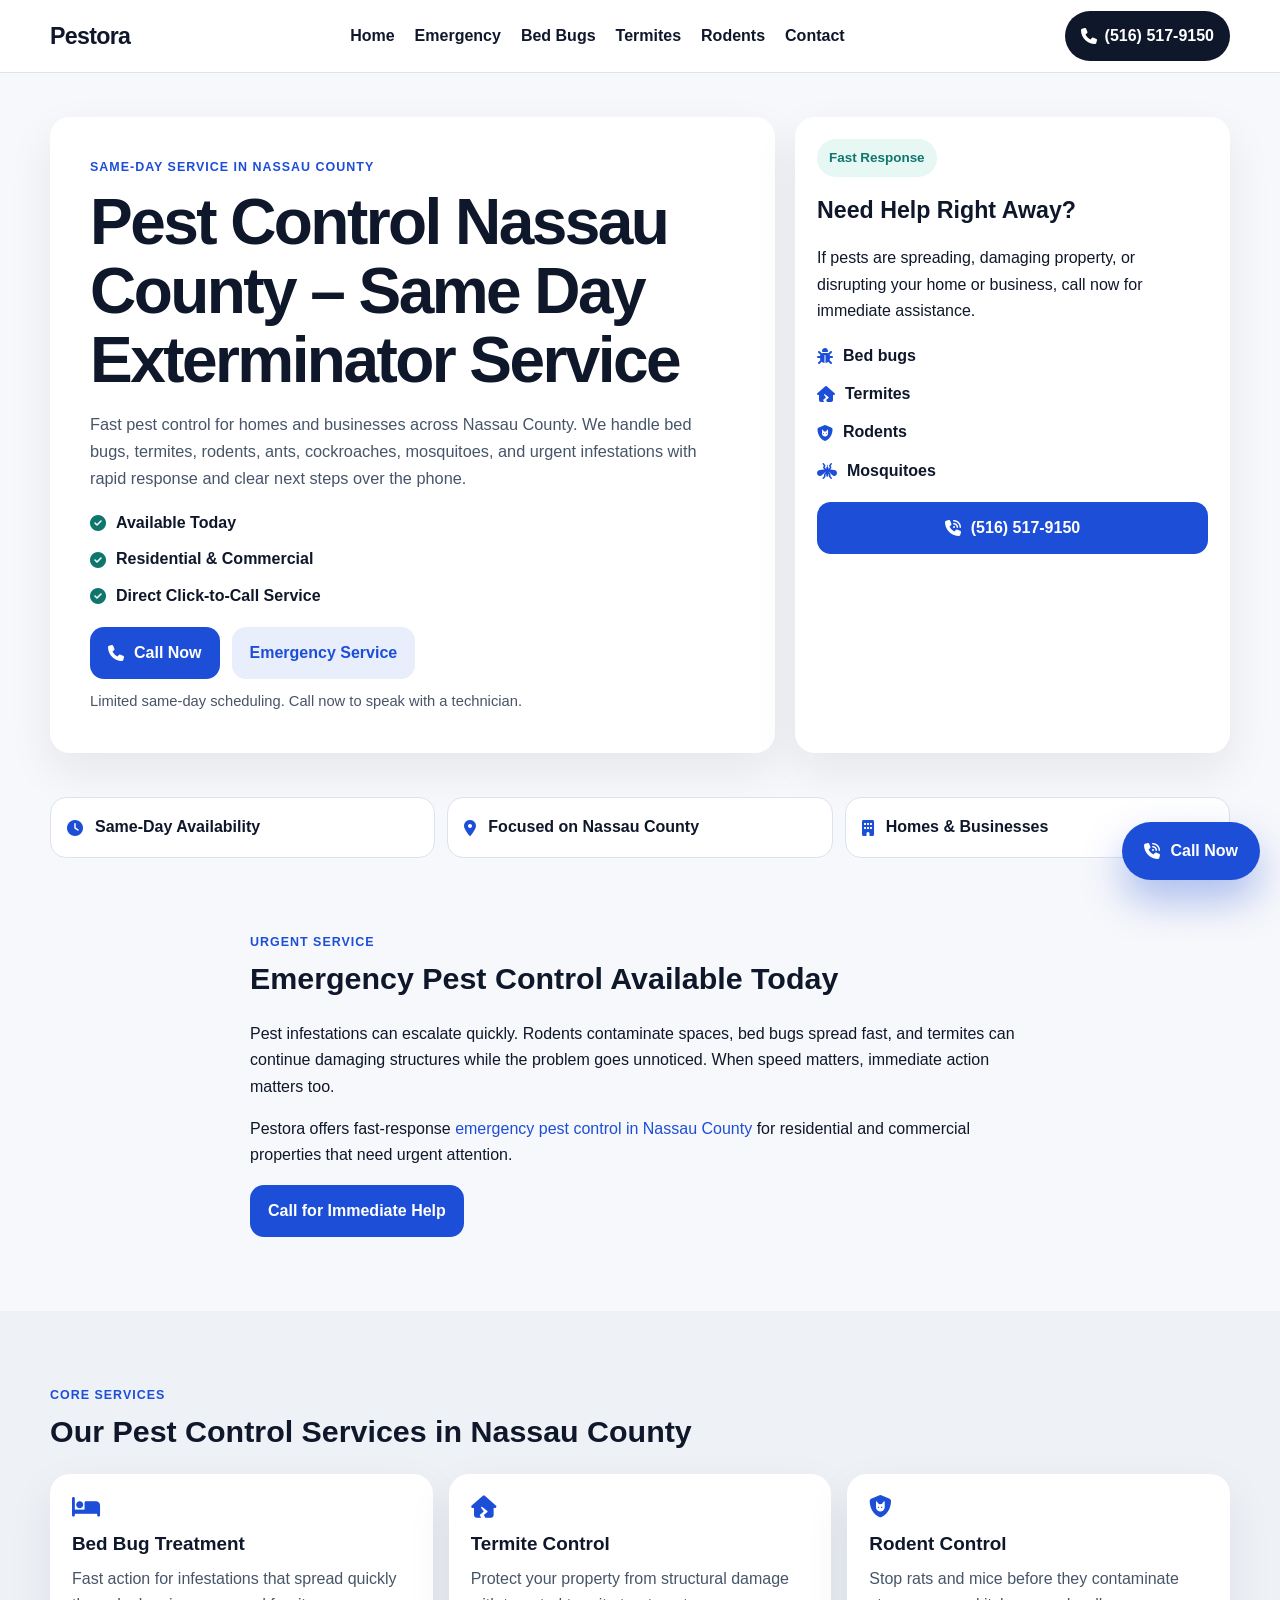
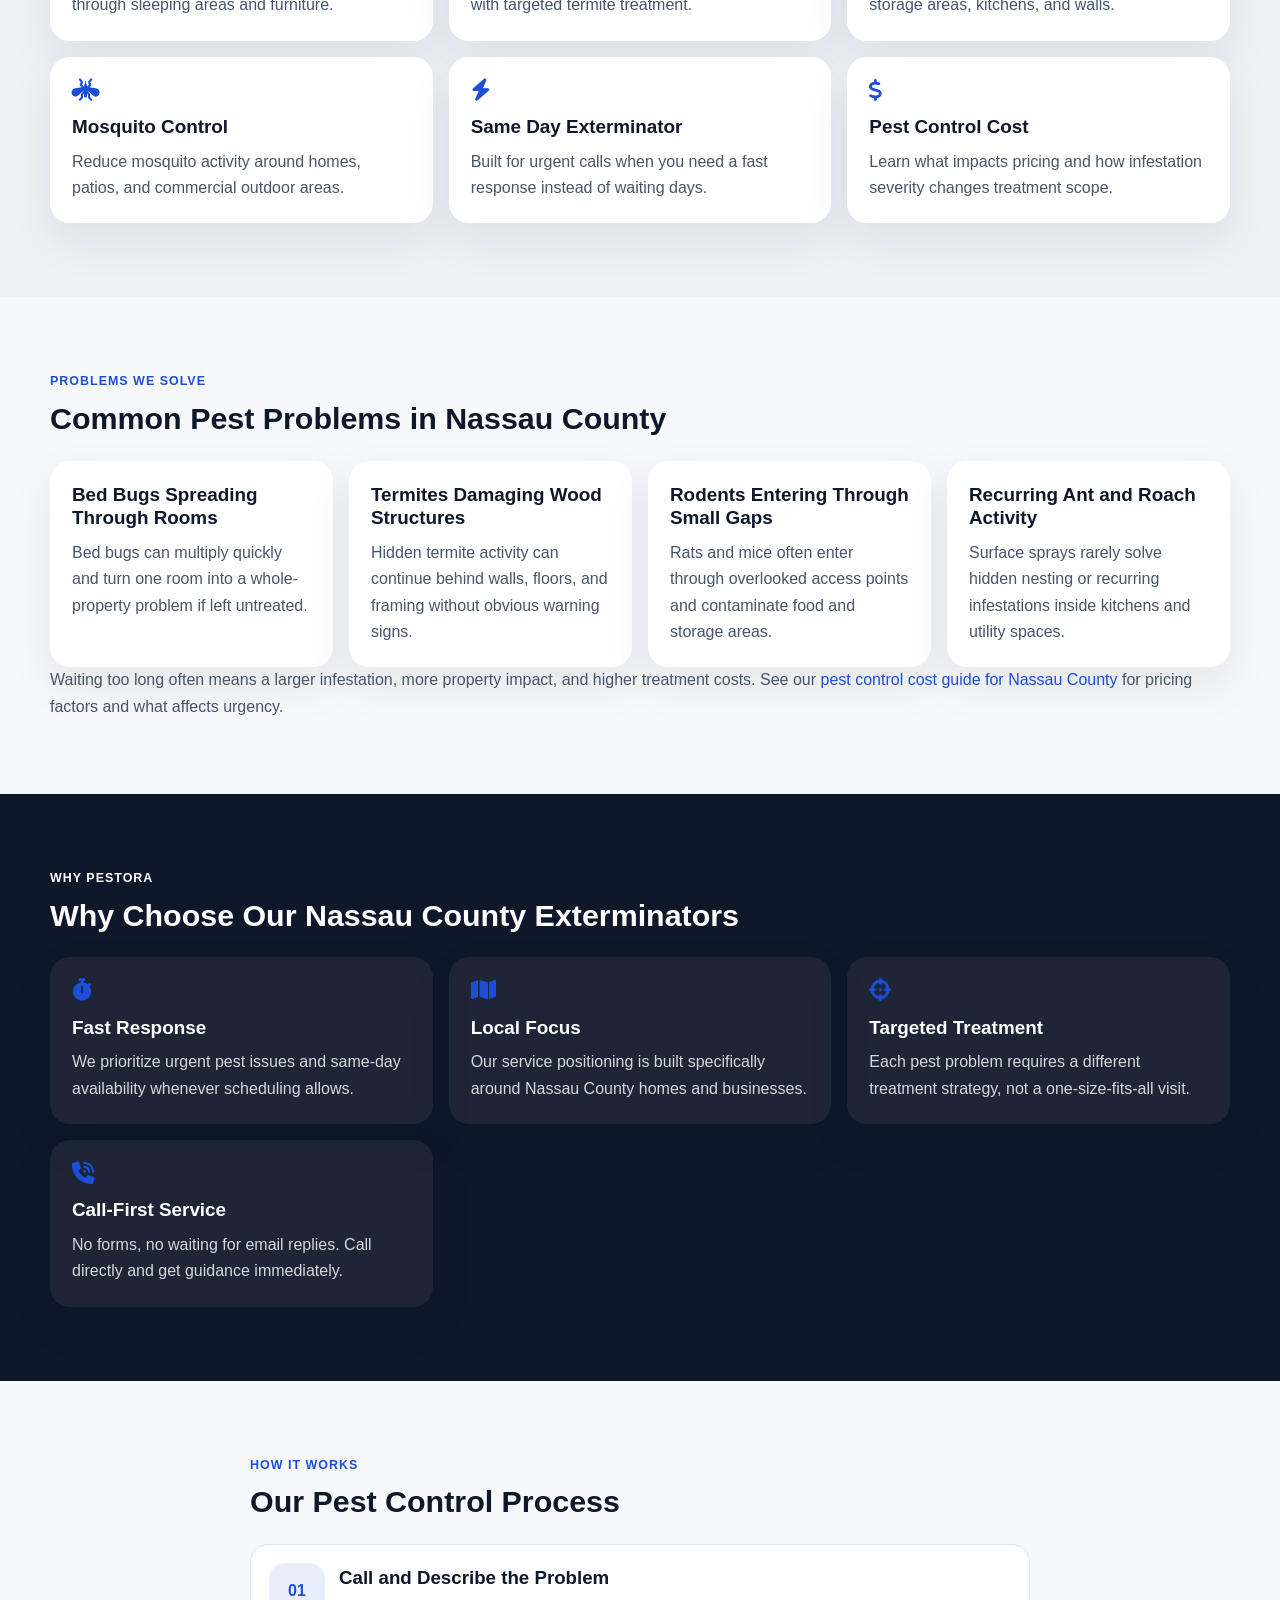
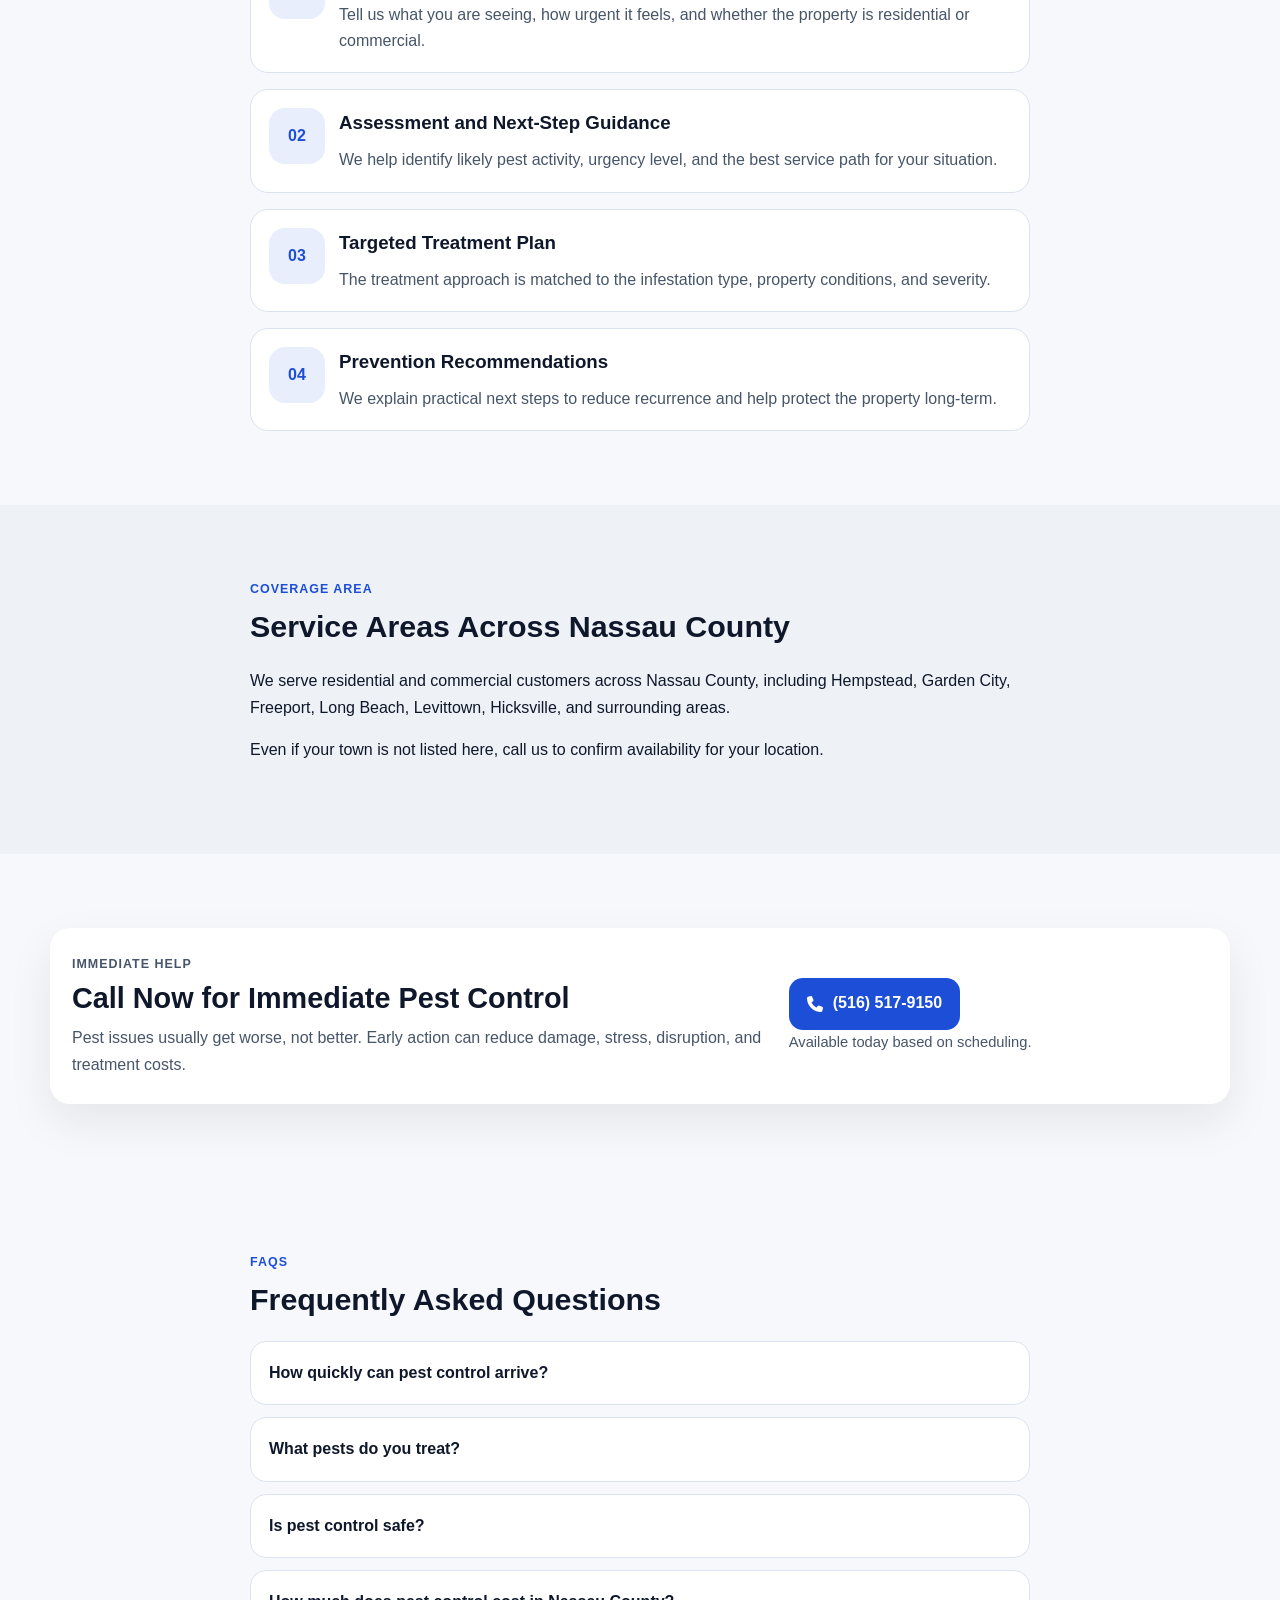
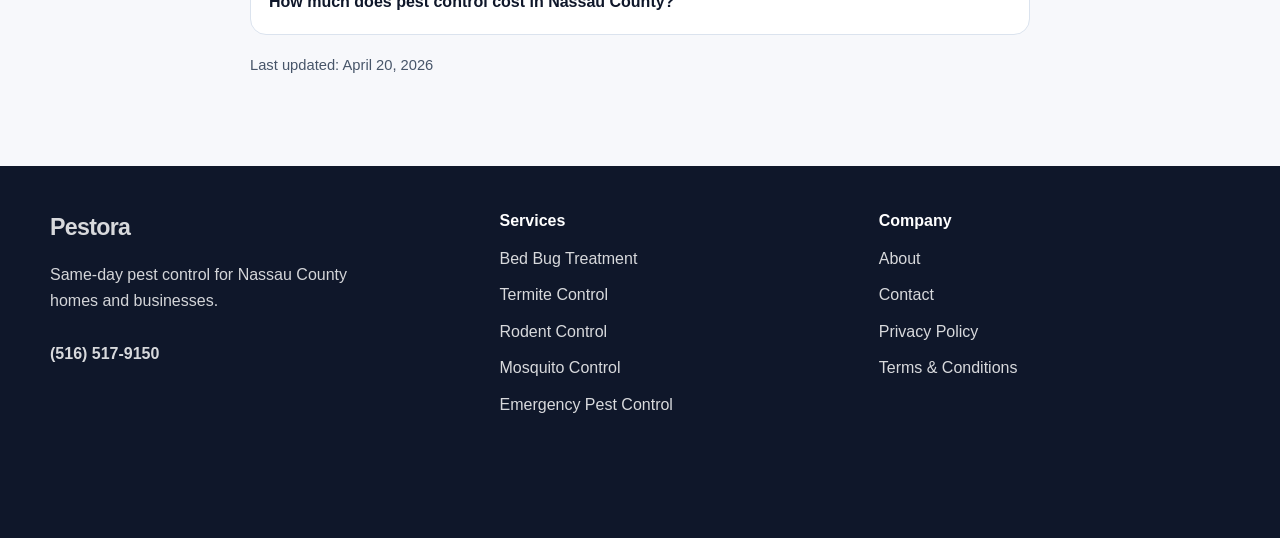
<file: index.html>
<!DOCTYPE html>
<html lang="en">
<head>
  <meta charset="UTF-8" />
  <meta name="viewport" content="width=device-width, initial-scale=1.0" />
  <title>Pest Control Nassau County | Same Day Exterminator Near You</title>
  <meta name="description" content="Same-day pest control in Nassau County. Fast, reliable exterminators for bed bugs, termites, rodents and more. Call now for immediate service." />
  <meta name="robots" content="index, follow" />
  <link rel="canonical" href="https://www.pestora.com/index.html" />

  <meta property="og:title" content="Pest Control Nassau County | Same Day Exterminator Near You" />
  <meta property="og:description" content="Fast pest control in Nassau County for homes and businesses. Same-day service available. Call now." />
  <meta property="og:type" content="website" />
  <meta property="og:url" content="https://www.pestora.com/index.html" />

  <link rel="preconnect" href="https://fonts.googleapis.com" />
  <link rel="preconnect" href="https://fonts.gstatic.com" crossorigin />
  <link
    rel="stylesheet"
    href="https://cdnjs.cloudflare.com/ajax/libs/font-awesome/6.5.2/css/all.min.css"/>
  <meta name="google-site-verification" content="MDq61PtA4OHOmZq1he8SPhG10XbltO2MuCdZyi_TBDE" />
  <link rel="stylesheet" href="style.css" />

  <script type="application/ld+json">
  {
    "@context": "https://schema.org",
    "@type": "LocalBusiness",
    "name": "Pestora",
    "image": "https://www.pestora.com/",
    "url": "https://www.pestora.com/index.html",
    "telephone": "+1-516-517-9150",
    "priceRange": "$$",
    "areaServed": {
      "@type": "AdministrativeArea",
      "name": "Nassau County, New York"
    },
    "serviceArea": {
      "@type": "AdministrativeArea",
      "name": "Nassau County, New York"
    },
    "address": {
      "@type": "PostalAddress",
      "addressLocality": "Nassau County",
      "addressRegion": "NY",
      "addressCountry": "US"
    },
    "description": "Same-day pest control for homes and businesses in Nassau County, including bed bugs, termites, rodents, ants, cockroaches, and mosquitoes.",
    "openingHours": "Mo-Su 00:00-23:59"
  }
  </script>

  <script type="application/ld+json">
  {
    "@context": "https://schema.org",
    "@type": "Service",
    "name": "Pest Control Nassau County",
    "serviceType": "Pest Control",
    "provider": {
      "@type": "LocalBusiness",
      "name": "Pestora",
      "telephone": "+1-516-517-9150"
    },
    "areaServed": {
      "@type": "AdministrativeArea",
      "name": "Nassau County, New York"
    },
    "url": "https://www.pestora.com/index.html",
    "description": "Professional pest control in Nassau County with same-day response for residential and commercial properties."
  }
  </script>

  <script type="application/ld+json">
  {
    "@context": "https://schema.org",
    "@type": "FAQPage",
    "mainEntity": [
      {
        "@type": "Question",
        "name": "How quickly can pest control arrive in Nassau County?",
        "acceptedAnswer": {
          "@type": "Answer",
          "text": "In many cases, same-day pest control service is available in Nassau County depending on technician availability and the severity of the issue."
        }
      },
      {
        "@type": "Question",
        "name": "What pests do you treat?",
        "acceptedAnswer": {
          "@type": "Answer",
          "text": "We treat bed bugs, termites, rodents, ants, cockroaches, mosquitoes, and many other common household and commercial pests."
        }
      },
      {
        "@type": "Question",
        "name": "Is pest control safe for homes and businesses?",
        "acceptedAnswer": {
          "@type": "Answer",
          "text": "Treatments are selected based on the pest problem and property conditions, and are applied using professional methods designed for safe and effective results."
        }
      },
      {
        "@type": "Question",
        "name": "How much does pest control cost in Nassau County?",
        "acceptedAnswer": {
          "@type": "Answer",
          "text": "Pricing depends on the pest type, infestation level, property size, and treatment scope. Visit the pest control cost page for more details."
        }
      }
    ]
  }
  </script>
</head>
<body>
  <a class="sticky-call" href="tel:+15165179150" aria-label="Call Pestora now">
    <i class="fa-solid fa-phone-volume"></i>
    <span>Call Now</span>
  </a>

  <header class="site-header">
    <div class="container header-inner">
      <a href="index.html" class="logo">Pestora</a>

      <button class="nav-toggle" aria-label="Open navigation" aria-expanded="false">
        <i class="fa-solid fa-bars"></i>
      </button>

      <nav class="site-nav">
        <a href="index.html">Home</a>
        <a href="emergency-pest-control-nassau-county.html">Emergency</a>
        <a href="bed-bug-treatment-nassau-county.html">Bed Bugs</a>
        <a href="termite-control-nassau-county.html">Termites</a>
        <a href="rodent-control-nassau-county.html">Rodents</a>
        <a href="contact.html">Contact</a>
      </nav>

      <a class="header-call" href="tel:+15165179150">
        <i class="fa-solid fa-phone"></i>
        <span>(516) 517-9150</span>
      </a>
    </div>
  </header>

  <main>
    <section class="hero">
      <div class="container hero-grid">
        <div class="hero-copy">
          <p class="eyebrow">Same-Day Service in Nassau County</p>
          <h1>Pest Control Nassau County – Same Day Exterminator Service</h1>
          <p class="hero-text">
            Fast pest control for homes and businesses across Nassau County. We handle
            bed bugs, termites, rodents, ants, cockroaches, mosquitoes, and urgent infestations
            with rapid response and clear next steps over the phone.
          </p>

          <div class="hero-points">
            <div><i class="fa-solid fa-circle-check"></i><span>Available Today</span></div>
            <div><i class="fa-solid fa-circle-check"></i><span>Residential & Commercial</span></div>
            <div><i class="fa-solid fa-circle-check"></i><span>Direct Click-to-Call Service</span></div>
          </div>

          <div class="hero-actions">
            <a class="btn btn-primary" href="tel:+15165179150">
              <i class="fa-solid fa-phone"></i>
              Call Now
            </a>
            <a class="btn btn-secondary" href="emergency-pest-control-nassau-county.html">
              Emergency Service
            </a>
          </div>

          <p class="micro-copy">
            Limited same-day scheduling. Call now to speak with a technician.
          </p>
        </div>

        <aside class="hero-card">
          <div class="card-badge">Fast Response</div>
          <h2>Need Help Right Away?</h2>
          <p>
            If pests are spreading, damaging property, or disrupting your home or business,
            call now for immediate assistance.
          </p>

          <ul class="card-list">
            <li><i class="fa-solid fa-bug"></i><span>Bed bugs</span></li>
            <li><i class="fa-solid fa-house-crack"></i><span>Termites</span></li>
            <li><i class="fa-solid fa-shield-cat"></i><span>Rodents</span></li>
            <li><i class="fa-solid fa-mosquito"></i><span>Mosquitoes</span></li>
          </ul>

          <a class="btn btn-primary btn-block" href="tel:+15165179150">
            <i class="fa-solid fa-phone-volume"></i>
            (516) 517-9150
          </a>
        </aside>
      </div>
    </section>

    <section class="trust-strip">
      <div class="container trust-grid">
        <div class="trust-item">
          <i class="fa-solid fa-clock"></i>
          <span>Same-Day Availability</span>
        </div>
        <div class="trust-item">
          <i class="fa-solid fa-location-dot"></i>
          <span>Focused on Nassau County</span>
        </div>
        <div class="trust-item">
          <i class="fa-solid fa-building"></i>
          <span>Homes & Businesses</span>
        </div>
      </div>
    </section>

    <section class="section">
      <div class="container narrow">
        <div class="section-heading">
          <p class="section-label">Urgent Service</p>
          <h2>Emergency Pest Control Available Today</h2>
        </div>
        <p>
          Pest infestations can escalate quickly. Rodents contaminate spaces, bed bugs spread
          fast, and termites can continue damaging structures while the problem goes unnoticed.
          When speed matters, immediate action matters too.
        </p>
        <p>
          Pestora offers fast-response
          <a href="emergency-pest-control-nassau-county.html">emergency pest control in Nassau County</a>
          for residential and commercial properties that need urgent attention.
        </p>
        <div class="section-cta">
          <a class="btn btn-primary" href="tel:+15165179150">Call for Immediate Help</a>
        </div>
      </div>
    </section>

    <section class="section section-alt">
      <div class="container">
        <div class="section-heading">
          <p class="section-label">Core Services</p>
          <h2>Our Pest Control Services in Nassau County</h2>
        </div>

        <div class="service-grid">
          <a class="service-card" href="bed-bug-treatment-nassau-county.html">
            <i class="fa-solid fa-bed"></i>
            <h3>Bed Bug Treatment</h3>
            <p>Fast action for infestations that spread quickly through sleeping areas and furniture.</p>
          </a>

          <a class="service-card" href="termite-control-nassau-county.html">
            <i class="fa-solid fa-house-crack"></i>
            <h3>Termite Control</h3>
            <p>Protect your property from structural damage with targeted termite treatment.</p>
          </a>

          <a class="service-card" href="rodent-control-nassau-county.html">
            <i class="fa-solid fa-shield-cat"></i>
            <h3>Rodent Control</h3>
            <p>Stop rats and mice before they contaminate storage areas, kitchens, and walls.</p>
          </a>

          <a class="service-card" href="mosquito-control-nassau-county.html">
            <i class="fa-solid fa-mosquito"></i>
            <h3>Mosquito Control</h3>
            <p>Reduce mosquito activity around homes, patios, and commercial outdoor areas.</p>
          </a>

          <a class="service-card" href="same-day-exterminator-nassau-county.html">
            <i class="fa-solid fa-bolt"></i>
            <h3>Same Day Exterminator</h3>
            <p>Built for urgent calls when you need a fast response instead of waiting days.</p>
          </a>

          <a class="service-card" href="pest-control-cost-nassau-county.html">
            <i class="fa-solid fa-dollar-sign"></i>
            <h3>Pest Control Cost</h3>
            <p>Learn what impacts pricing and how infestation severity changes treatment scope.</p>
          </a>
        </div>
      </div>
    </section>

    <section class="section">
      <div class="container">
        <div class="section-heading">
          <p class="section-label">Problems We Solve</p>
          <h2>Common Pest Problems in Nassau County</h2>
        </div>

        <div class="problem-grid">
          <article class="problem-card">
            <h3>Bed Bugs Spreading Through Rooms</h3>
            <p>Bed bugs can multiply quickly and turn one room into a whole-property problem if left untreated.</p>
          </article>
          <article class="problem-card">
            <h3>Termites Damaging Wood Structures</h3>
            <p>Hidden termite activity can continue behind walls, floors, and framing without obvious warning signs.</p>
          </article>
          <article class="problem-card">
            <h3>Rodents Entering Through Small Gaps</h3>
            <p>Rats and mice often enter through overlooked access points and contaminate food and storage areas.</p>
          </article>
          <article class="problem-card">
            <h3>Recurring Ant and Roach Activity</h3>
            <p>Surface sprays rarely solve hidden nesting or recurring infestations inside kitchens and utility spaces.</p>
          </article>
        </div>

        <p class="support-text">
          Waiting too long often means a larger infestation, more property impact, and higher treatment costs.
          See our
          <a href="pest-control-cost-nassau-county.html">pest control cost guide for Nassau County</a>
          for pricing factors and what affects urgency.
        </p>
      </div>
    </section>

    <section class="section section-dark">
      <div class="container">
        <div class="section-heading light">
          <p class="section-label">Why Pestora</p>
          <h2>Why Choose Our Nassau County Exterminators</h2>
        </div>

        <div class="feature-grid">
          <article class="feature-card">
            <i class="fa-solid fa-stopwatch"></i>
            <h3>Fast Response</h3>
            <p>We prioritize urgent pest issues and same-day availability whenever scheduling allows.</p>
          </article>

          <article class="feature-card">
            <i class="fa-solid fa-map"></i>
            <h3>Local Focus</h3>
            <p>Our service positioning is built specifically around Nassau County homes and businesses.</p>
          </article>

          <article class="feature-card">
            <i class="fa-solid fa-crosshairs"></i>
            <h3>Targeted Treatment</h3>
            <p>Each pest problem requires a different treatment strategy, not a one-size-fits-all visit.</p>
          </article>

          <article class="feature-card">
            <i class="fa-solid fa-phone-volume"></i>
            <h3>Call-First Service</h3>
            <p>No forms, no waiting for email replies. Call directly and get guidance immediately.</p>
          </article>
        </div>
      </div>
    </section>

    <section class="section">
      <div class="container narrow">
        <div class="section-heading">
          <p class="section-label">How It Works</p>
          <h2>Our Pest Control Process</h2>
        </div>

        <div class="steps">
          <div class="step">
            <span class="step-number">01</span>
            <div>
              <h3>Call and Describe the Problem</h3>
              <p>Tell us what you are seeing, how urgent it feels, and whether the property is residential or commercial.</p>
            </div>
          </div>

          <div class="step">
            <span class="step-number">02</span>
            <div>
              <h3>Assessment and Next-Step Guidance</h3>
              <p>We help identify likely pest activity, urgency level, and the best service path for your situation.</p>
            </div>
          </div>

          <div class="step">
            <span class="step-number">03</span>
            <div>
              <h3>Targeted Treatment Plan</h3>
              <p>The treatment approach is matched to the infestation type, property conditions, and severity.</p>
            </div>
          </div>

          <div class="step">
            <span class="step-number">04</span>
            <div>
              <h3>Prevention Recommendations</h3>
              <p>We explain practical next steps to reduce recurrence and help protect the property long-term.</p>
            </div>
          </div>
        </div>
      </div>
    </section>

    <section class="section section-alt">
      <div class="container narrow">
        <div class="section-heading">
          <p class="section-label">Coverage Area</p>
          <h2>Service Areas Across Nassau County</h2>
        </div>
        <p>
          We serve residential and commercial customers across Nassau County, including Hempstead,
          Garden City, Freeport, Long Beach, Levittown, Hicksville, and surrounding areas.
        </p>
        <p>
          Even if your town is not listed here, call us to confirm availability for your location.
        </p>
      </div>
    </section>

    <section class="section cta-section">
      <div class="container cta-box">
        <div>
          <p class="section-label">Immediate Help</p>
          <h2>Call Now for Immediate Pest Control</h2>
          <p>
            Pest issues usually get worse, not better. Early action can reduce damage,
            stress, disruption, and treatment costs.
          </p>
        </div>
        <div class="cta-actions">
          <a class="btn btn-primary" href="tel:+15165179150">
            <i class="fa-solid fa-phone"></i>
            (516) 517-9150
          </a>
          <p class="micro-copy">Available today based on scheduling.</p>
        </div>
      </div>
    </section>

    <section class="section faq-section">
      <div class="container narrow">
        <div class="section-heading">
          <p class="section-label">FAQs</p>
          <h2>Frequently Asked Questions</h2>
        </div>

        <div class="faq-list">
          <details>
            <summary>How quickly can pest control arrive?</summary>
            <p>In many cases, same-day service is available depending on schedule capacity and the urgency of the issue.</p>
          </details>

          <details>
            <summary>What pests do you treat?</summary>
            <p>We handle bed bugs, termites, rodents, ants, cockroaches, mosquitoes, and other common pest issues for homes and businesses.</p>
          </details>

          <details>
            <summary>Is pest control safe?</summary>
            <p>Treatments are chosen based on the pest problem and property conditions, with a focus on effective and professionally applied solutions.</p>
          </details>

          <details>
            <summary>How much does pest control cost in Nassau County?</summary>
            <p>
              Pricing depends on the pest type, severity, and property needs.
              Read more on our
              <a href="pest-control-cost-nassau-county.html">pest control cost page</a>.
            </p>
          </details>
        </div>

        <p class="last-updated">Last updated: April 20, 2026</p>
      </div>
    </section>
  </main>

  <footer class="site-footer">
    <div class="container footer-grid">
      <div>
        <a href="index.html" class="logo footer-logo">Pestora</a>
        <p class="footer-text">
          Same-day pest control for Nassau County homes and businesses.
        </p>
        <a class="footer-call" href="tel:+15165179150">(516) 517-9150</a>
      </div>

      <div>
        <h3>Services</h3>
        <ul>
          <li><a href="bed-bug-treatment-nassau-county.html">Bed Bug Treatment</a></li>
          <li><a href="termite-control-nassau-county.html">Termite Control</a></li>
          <li><a href="rodent-control-nassau-county.html">Rodent Control</a></li>
          <li><a href="mosquito-control-nassau-county.html">Mosquito Control</a></li>
          <li><a href="emergency-pest-control-nassau-county.html">Emergency Pest Control</a></li>
        </ul>
      </div>

      <div>
        <h3>Company</h3>
        <ul>
          <li><a href="about.html">About</a></li>
          <li><a href="contact.html">Contact</a></li>
          <li><a href="privacy-policy.html">Privacy Policy</a></li>
          <li><a href="terms-and-conditions.html">Terms &amp; Conditions</a></li>
        </ul>
      </div>
    </div>
  </footer>

  <script src="script.js"></script>
</body>
</html>
</file>
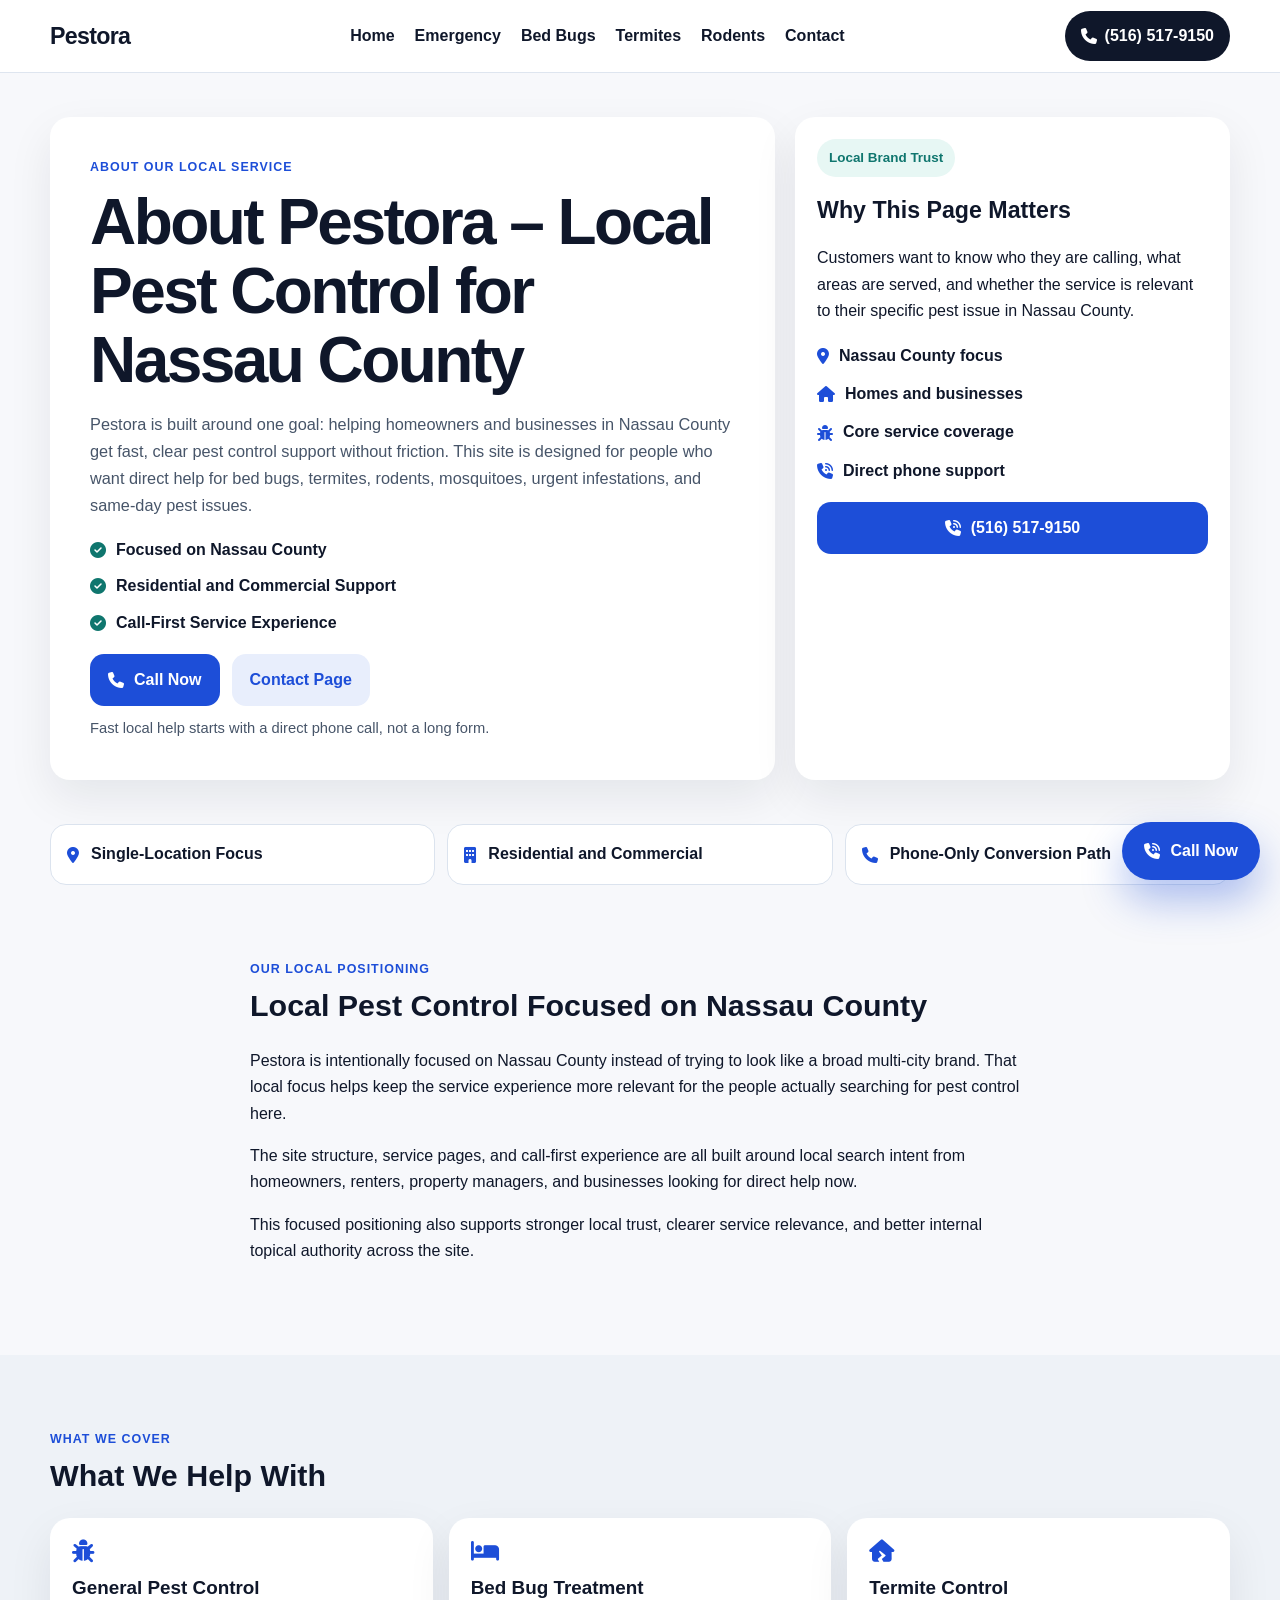
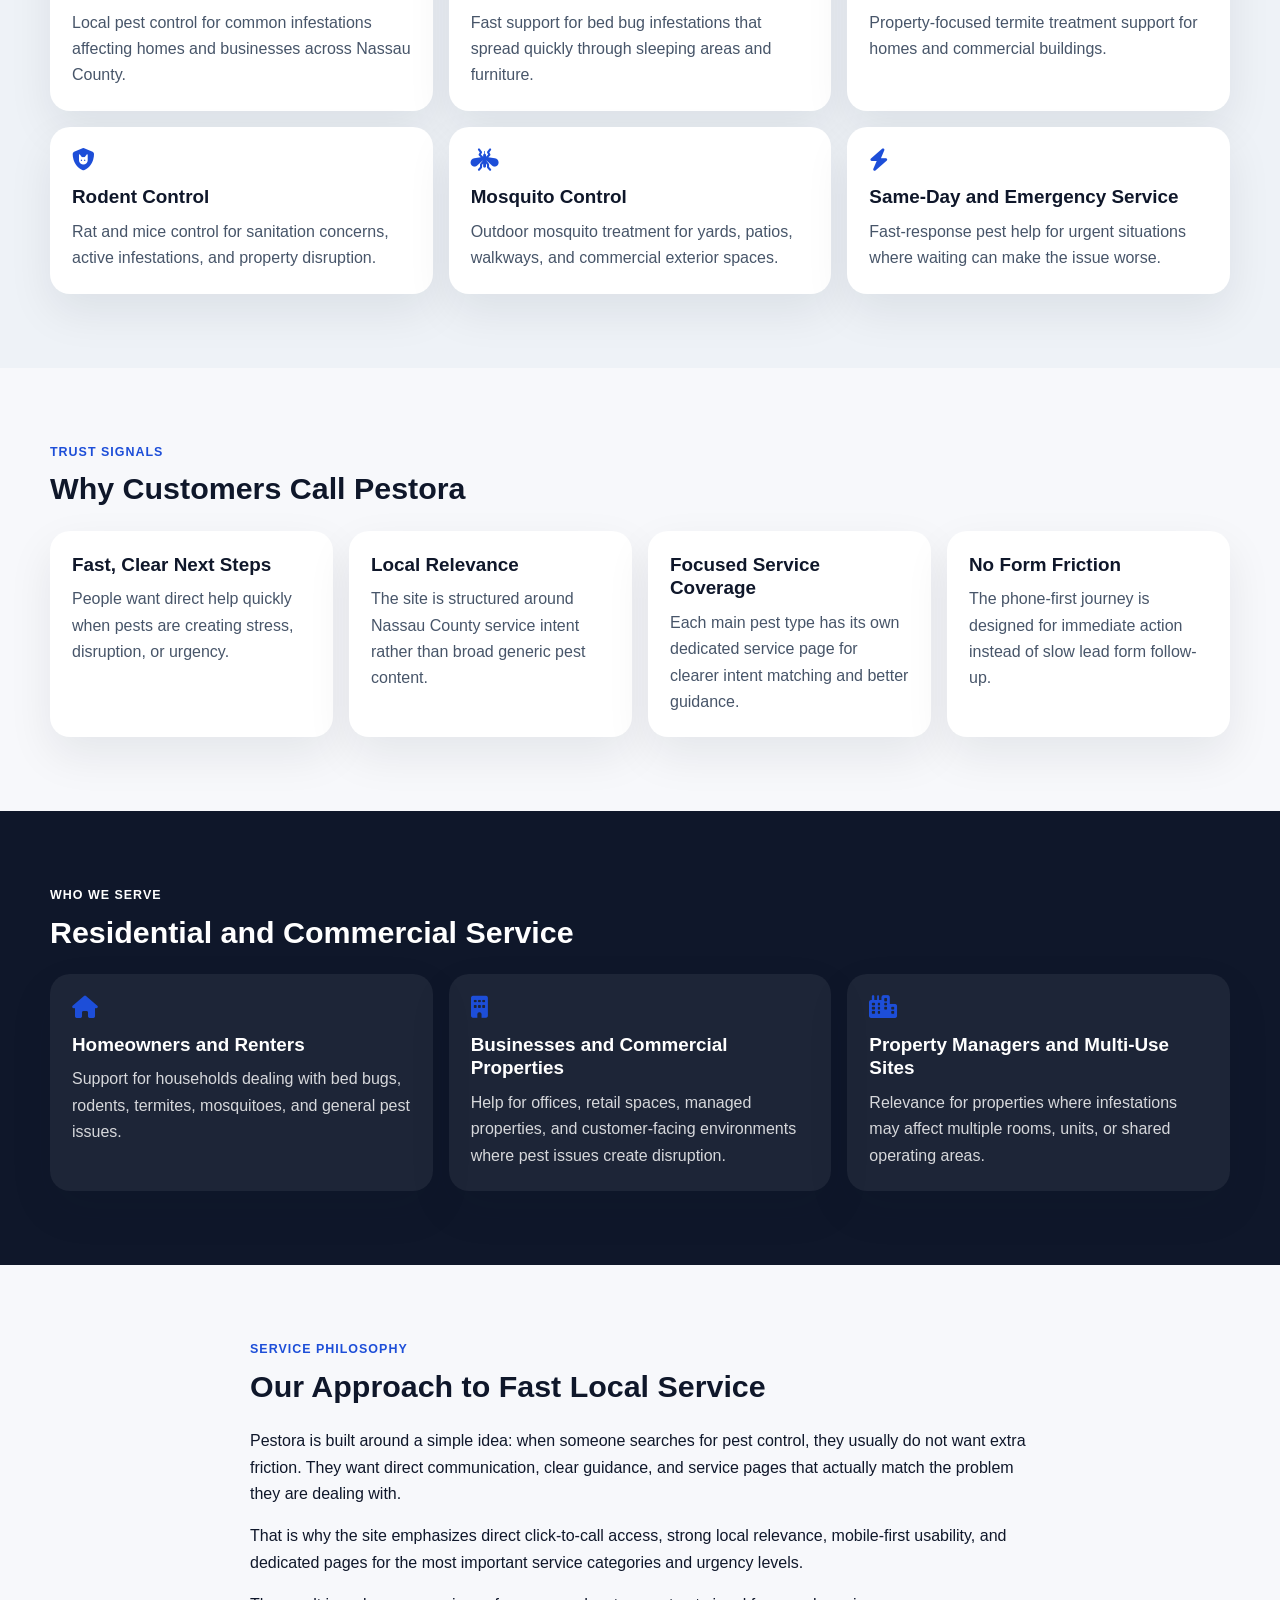
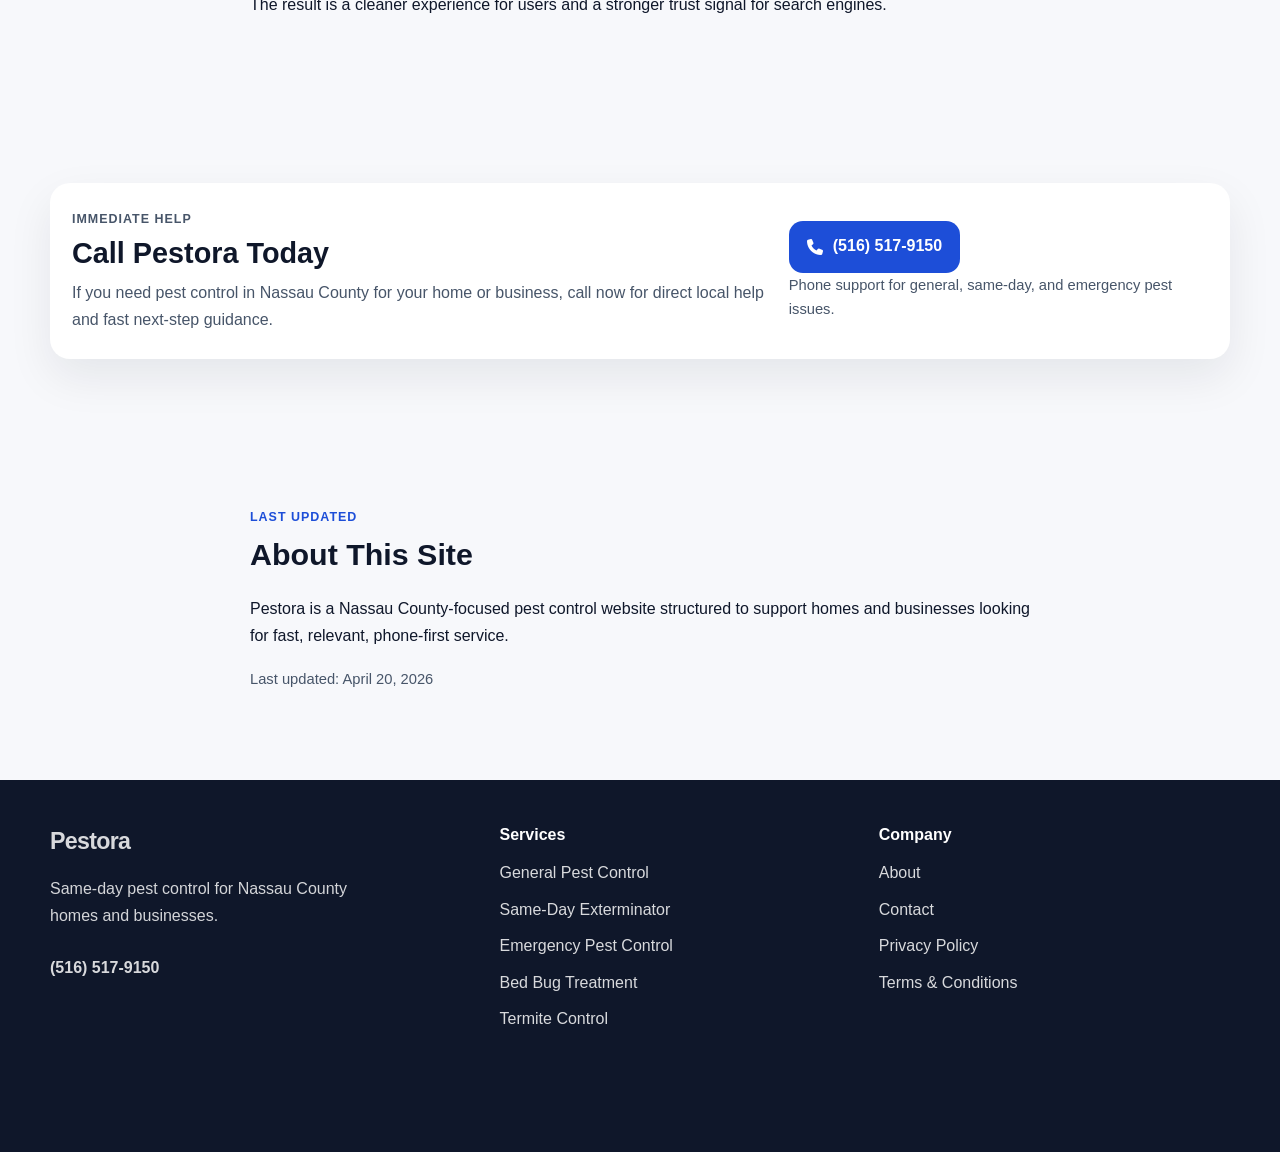
<file: about.html>
<!DOCTYPE html>
<html lang="en">
<head>
  <meta charset="UTF-8" />
  <meta name="viewport" content="width=device-width, initial-scale=1.0" />
  <title>About Pestora | Nassau County Pest Control</title>
  <meta name="description" content="Learn about Pestora, a local pest control service focused on fast response for homes and businesses across Nassau County. Call now for help." />
  <meta name="robots" content="index, follow" />
  <link rel="canonical" href="https://www.pestora.com/about.html" />

  <meta property="og:title" content="About Pestora | Nassau County Pest Control" />
  <meta property="og:description" content="Learn more about Pestora and our local pest control focus in Nassau County." />
  <meta property="og:type" content="website" />
  <meta property="og:url" content="https://www.pestora.com/about.html" />

  <link rel="preconnect" href="https://fonts.googleapis.com" />
  <link rel="preconnect" href="https://fonts.gstatic.com" crossorigin />
   <link
    rel="stylesheet"
    href="https://cdnjs.cloudflare.com/ajax/libs/font-awesome/6.5.2/css/all.min.css"/>
  <link rel="stylesheet" href="style.css" />

  <script type="application/ld+json">
  {
    "@context": "https://schema.org",
    "@type": "AboutPage",
    "name": "About Pestora",
    "url": "https://www.pestora.com/about.html",
    "description": "About Pestora, a pest control service focused on residential and commercial customers in Nassau County, New York."
  }
  </script>

  <script type="application/ld+json">
  {
    "@context": "https://schema.org",
    "@type": "LocalBusiness",
    "name": "Pestora",
    "url": "https://www.pestora.com/index.html",
    "telephone": "+1-516-517-9150",
    "areaServed": {
      "@type": "AdministrativeArea",
      "name": "Nassau County, New York"
    },
    "serviceArea": {
      "@type": "AdministrativeArea",
      "name": "Nassau County, New York"
    },
    "description": "Pestora provides local pest control support for homes and businesses across Nassau County, including bed bugs, termites, rodents, mosquitoes, same-day, and emergency pest issues."
  }
  </script>
</head>
<body>
  <a class="sticky-call" href="tel:+15165179150" aria-label="Call Pestora now">
    <i class="fa-solid fa-phone-volume"></i>
    <span>Call Now</span>
  </a>

  <header class="site-header">
    <div class="container header-inner">
      <a href="index.html" class="logo">Pestora</a>

      <button class="nav-toggle" aria-label="Open navigation" aria-expanded="false">
        <i class="fa-solid fa-bars"></i>
      </button>

      <nav class="site-nav">
        <a href="index.html">Home</a>
        <a href="emergency-pest-control-nassau-county.html">Emergency</a>
        <a href="bed-bug-treatment-nassau-county.html">Bed Bugs</a>
        <a href="termite-control-nassau-county.html">Termites</a>
        <a href="rodent-control-nassau-county.html">Rodents</a>
        <a href="contact.html">Contact</a>
      </nav>

      <a class="header-call" href="tel:+15165179150">
        <i class="fa-solid fa-phone"></i>
        <span>(516) 517-9150</span>
      </a>
    </div>
  </header>

  <main>
    <section class="hero">
      <div class="container hero-grid">
        <div class="hero-copy">
          <p class="eyebrow">About Our Local Service</p>
          <h1>About Pestora – Local Pest Control for Nassau County</h1>
          <p class="hero-text">
            Pestora is built around one goal: helping homeowners and businesses in Nassau County
            get fast, clear pest control support without friction. This site is designed for people
            who want direct help for bed bugs, termites, rodents, mosquitoes, urgent infestations,
            and same-day pest issues.
          </p>

          <div class="hero-points">
            <div><i class="fa-solid fa-circle-check"></i><span>Focused on Nassau County</span></div>
            <div><i class="fa-solid fa-circle-check"></i><span>Residential and Commercial Support</span></div>
            <div><i class="fa-solid fa-circle-check"></i><span>Call-First Service Experience</span></div>
          </div>

          <div class="hero-actions">
            <a class="btn btn-primary" href="tel:+15165179150">
              <i class="fa-solid fa-phone"></i>
              Call Now
            </a>
            <a class="btn btn-secondary" href="contact.html">
              Contact Page
            </a>
          </div>

          <p class="micro-copy">
            Fast local help starts with a direct phone call, not a long form.
          </p>
        </div>

        <aside class="hero-card">
          <div class="card-badge">Local Brand Trust</div>
          <h2>Why This Page Matters</h2>
          <p>
            Customers want to know who they are calling, what areas are served, and whether the service
            is relevant to their specific pest issue in Nassau County.
          </p>

          <ul class="card-list">
            <li><i class="fa-solid fa-location-dot"></i><span>Nassau County focus</span></li>
            <li><i class="fa-solid fa-house"></i><span>Homes and businesses</span></li>
            <li><i class="fa-solid fa-bug"></i><span>Core service coverage</span></li>
            <li><i class="fa-solid fa-phone-volume"></i><span>Direct phone support</span></li>
          </ul>

          <a class="btn btn-primary btn-block" href="tel:+15165179150">
            <i class="fa-solid fa-phone-volume"></i>
            (516) 517-9150
          </a>
        </aside>
      </div>
    </section>

    <section class="trust-strip">
      <div class="container trust-grid">
        <div class="trust-item">
          <i class="fa-solid fa-location-dot"></i>
          <span>Single-Location Focus</span>
        </div>
        <div class="trust-item">
          <i class="fa-solid fa-building"></i>
          <span>Residential and Commercial</span>
        </div>
        <div class="trust-item">
          <i class="fa-solid fa-phone"></i>
          <span>Phone-Only Conversion Path</span>
        </div>
      </div>
    </section>

    <section class="section">
      <div class="container narrow">
        <div class="section-heading">
          <p class="section-label">Our Local Positioning</p>
          <h2>Local Pest Control Focused on Nassau County</h2>
        </div>

        <p>
          Pestora is intentionally focused on Nassau County instead of trying to look like a broad
          multi-city brand. That local focus helps keep the service experience more relevant for the
          people actually searching for pest control here.
        </p>

        <p>
          The site structure, service pages, and call-first experience are all built around local search
          intent from homeowners, renters, property managers, and businesses looking for direct help now.
        </p>

        <p>
          This focused positioning also supports stronger local trust, clearer service relevance, and better
          internal topical authority across the site.
        </p>
      </div>
    </section>

    <section class="section section-alt">
      <div class="container">
        <div class="section-heading">
          <p class="section-label">What We Cover</p>
          <h2>What We Help With</h2>
        </div>

        <div class="service-grid">
          <a class="service-card" href="index.html">
            <i class="fa-solid fa-bug"></i>
            <h3>General Pest Control</h3>
            <p>Local pest control for common infestations affecting homes and businesses across Nassau County.</p>
          </a>

          <a class="service-card" href="bed-bug-treatment-nassau-county.html">
            <i class="fa-solid fa-bed"></i>
            <h3>Bed Bug Treatment</h3>
            <p>Fast support for bed bug infestations that spread quickly through sleeping areas and furniture.</p>
          </a>

          <a class="service-card" href="termite-control-nassau-county.html">
            <i class="fa-solid fa-house-crack"></i>
            <h3>Termite Control</h3>
            <p>Property-focused termite treatment support for homes and commercial buildings.</p>
          </a>

          <a class="service-card" href="rodent-control-nassau-county.html">
            <i class="fa-solid fa-shield-cat"></i>
            <h3>Rodent Control</h3>
            <p>Rat and mice control for sanitation concerns, active infestations, and property disruption.</p>
          </a>

          <a class="service-card" href="mosquito-control-nassau-county.html">
            <i class="fa-solid fa-mosquito"></i>
            <h3>Mosquito Control</h3>
            <p>Outdoor mosquito treatment for yards, patios, walkways, and commercial exterior spaces.</p>
          </a>

          <a class="service-card" href="same-day-exterminator-nassau-county.html">
            <i class="fa-solid fa-bolt"></i>
            <h3>Same-Day and Emergency Service</h3>
            <p>Fast-response pest help for urgent situations where waiting can make the issue worse.</p>
          </a>
        </div>
      </div>
    </section>

    <section class="section">
      <div class="container">
        <div class="section-heading">
          <p class="section-label">Trust Signals</p>
          <h2>Why Customers Call Pestora</h2>
        </div>

        <div class="problem-grid">
          <article class="problem-card">
            <h3>Fast, Clear Next Steps</h3>
            <p>People want direct help quickly when pests are creating stress, disruption, or urgency.</p>
          </article>
          <article class="problem-card">
            <h3>Local Relevance</h3>
            <p>The site is structured around Nassau County service intent rather than broad generic pest content.</p>
          </article>
          <article class="problem-card">
            <h3>Focused Service Coverage</h3>
            <p>Each main pest type has its own dedicated service page for clearer intent matching and better guidance.</p>
          </article>
          <article class="problem-card">
            <h3>No Form Friction</h3>
            <p>The phone-first journey is designed for immediate action instead of slow lead form follow-up.</p>
          </article>
        </div>
      </div>
    </section>

    <section class="section section-dark">
      <div class="container">
        <div class="section-heading light">
          <p class="section-label">Who We Serve</p>
          <h2>Residential and Commercial Service</h2>
        </div>

        <div class="feature-grid">
          <article class="feature-card">
            <i class="fa-solid fa-house"></i>
            <h3>Homeowners and Renters</h3>
            <p>Support for households dealing with bed bugs, rodents, termites, mosquitoes, and general pest issues.</p>
          </article>

          <article class="feature-card">
            <i class="fa-solid fa-building"></i>
            <h3>Businesses and Commercial Properties</h3>
            <p>Help for offices, retail spaces, managed properties, and customer-facing environments where pest issues create disruption.</p>
          </article>

          <article class="feature-card">
            <i class="fa-solid fa-city"></i>
            <h3>Property Managers and Multi-Use Sites</h3>
            <p>Relevance for properties where infestations may affect multiple rooms, units, or shared operating areas.</p>
          </article>
        </div>
      </div>
    </section>

    <section class="section">
      <div class="container narrow">
        <div class="section-heading">
          <p class="section-label">Service Philosophy</p>
          <h2>Our Approach to Fast Local Service</h2>
        </div>

        <p>
          Pestora is built around a simple idea: when someone searches for pest control, they usually do
          not want extra friction. They want direct communication, clear guidance, and service pages that
          actually match the problem they are dealing with.
        </p>

        <p>
          That is why the site emphasizes direct click-to-call access, strong local relevance, mobile-first
          usability, and dedicated pages for the most important service categories and urgency levels.
        </p>

        <p>
          The result is a cleaner experience for users and a stronger trust signal for search engines.
        </p>
      </div>
    </section>

    <section class="section cta-section">
      <div class="container cta-box">
        <div>
          <p class="section-label">Immediate Help</p>
          <h2>Call Pestora Today</h2>
          <p>
            If you need pest control in Nassau County for your home or business, call now for
            direct local help and fast next-step guidance.
          </p>
        </div>
        <div class="cta-actions">
          <a class="btn btn-primary" href="tel:+15165179150">
            <i class="fa-solid fa-phone"></i>
            (516) 517-9150
          </a>
          <p class="micro-copy">Phone support for general, same-day, and emergency pest issues.</p>
        </div>
      </div>
    </section>

    <section class="section faq-section">
      <div class="container narrow">
        <div class="section-heading">
          <p class="section-label">Last Updated</p>
          <h2>About This Site</h2>
        </div>

        <p>
          Pestora is a Nassau County-focused pest control website structured to support homes and businesses
          looking for fast, relevant, phone-first service.
        </p>

        <p class="last-updated">Last updated: April 20, 2026</p>
      </div>
    </section>
  </main>

  <footer class="site-footer">
    <div class="container footer-grid">
      <div>
        <a href="index.html" class="logo footer-logo">Pestora</a>
        <p class="footer-text">
          Same-day pest control for Nassau County homes and businesses.
        </p>
        <a class="footer-call" href="tel:+15165179150">(516) 517-9150</a>
      </div>

      <div>
        <h3>Services</h3>
        <ul>
          <li><a href="index.html">General Pest Control</a></li>
          <li><a href="same-day-exterminator-nassau-county.html">Same-Day Exterminator</a></li>
          <li><a href="emergency-pest-control-nassau-county.html">Emergency Pest Control</a></li>
          <li><a href="bed-bug-treatment-nassau-county.html">Bed Bug Treatment</a></li>
          <li><a href="termite-control-nassau-county.html">Termite Control</a></li>
        </ul>
      </div>

      <div>
        <h3>Company</h3>
        <ul>
          <li><a href="about.html">About</a></li>
          <li><a href="contact.html">Contact</a></li>
          <li><a href="privacy-policy.html">Privacy Policy</a></li>
          <li><a href="terms-and-conditions.html">Terms &amp; Conditions</a></li>
        </ul>
      </div>
    </div>
  </footer>

  <script src="script.js"></script>
</body>
</html>
</file>
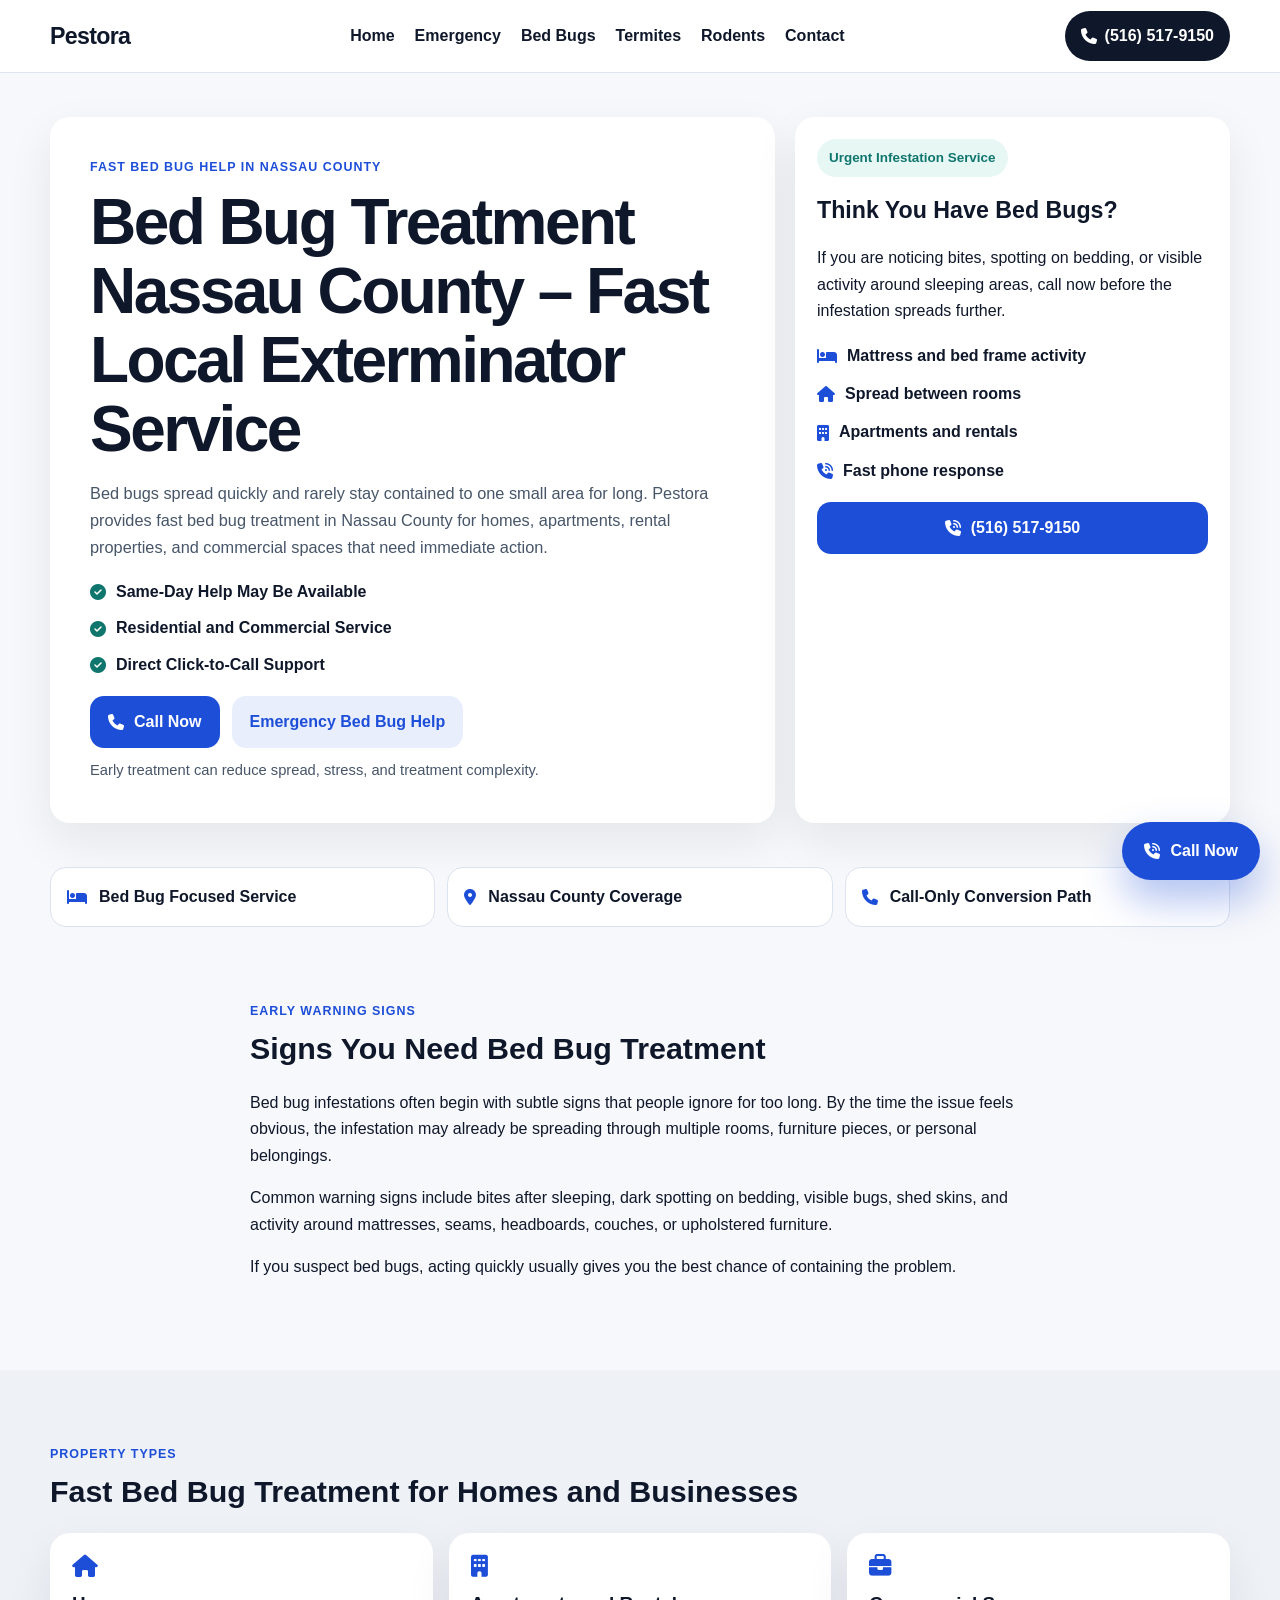
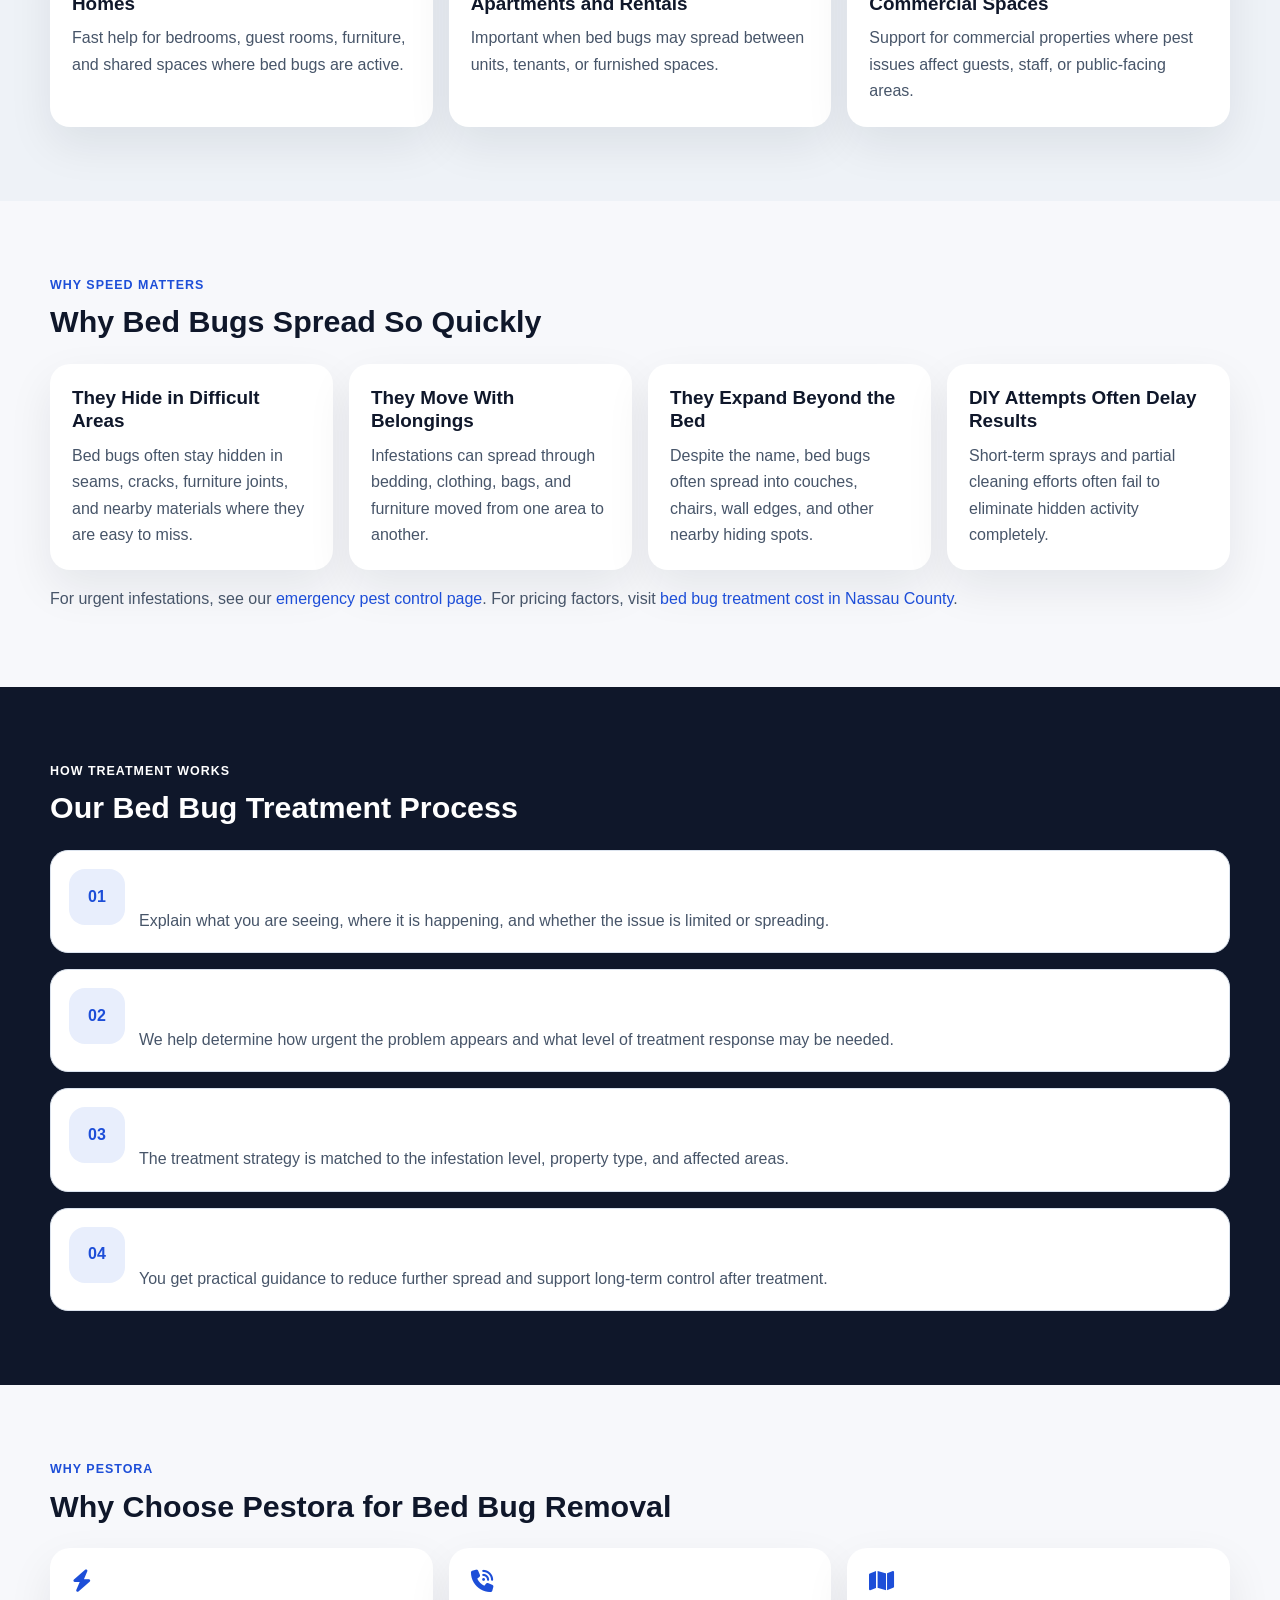
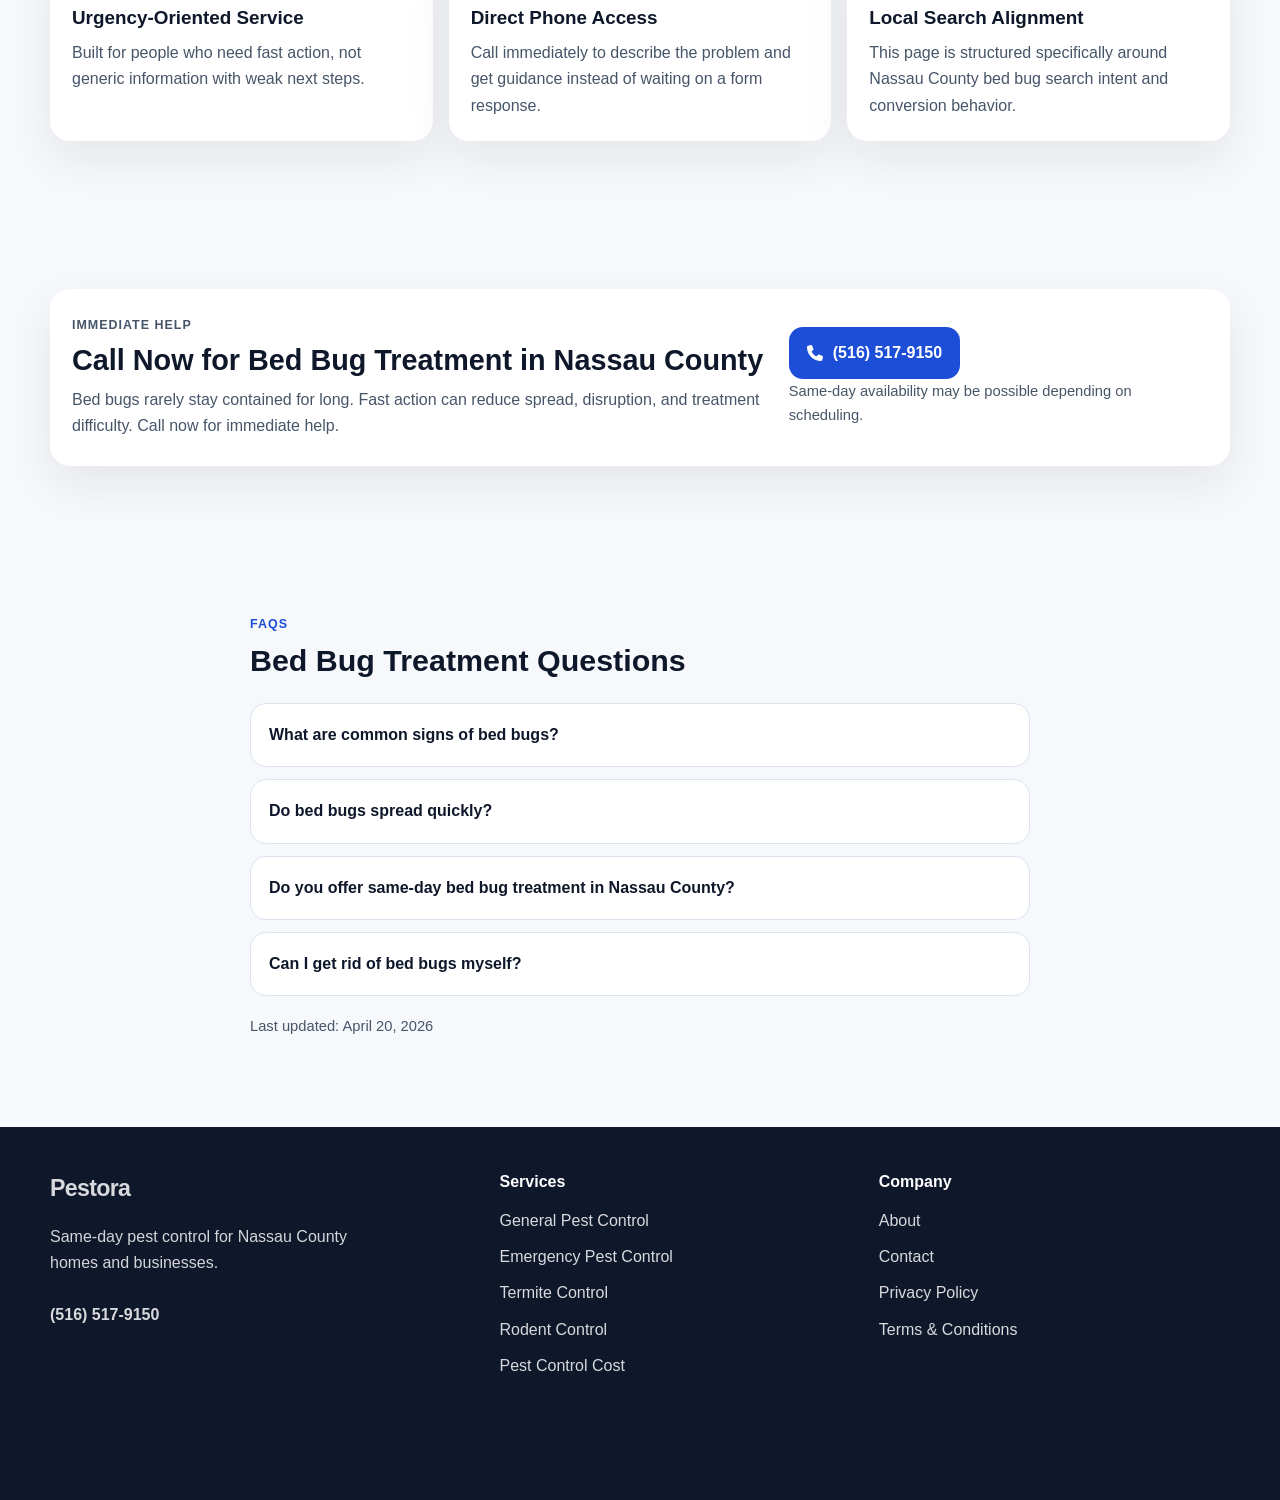
<file: bed-bug-treatment-nassau-county.html>
<!DOCTYPE html>
<html lang="en">
<head>
  <meta charset="UTF-8" />
  <meta name="viewport" content="width=device-width, initial-scale=1.0" />
  <title>Bed Bug Treatment Nassau County | Fast Bed Bug Exterminator</title>
  <meta name="description" content="Fast bed bug treatment in Nassau County for homes and businesses. Same-day help available for urgent infestations. Call now for immediate service." />
  <meta name="robots" content="index, follow" />
  <link rel="canonical" href="https://www.pestora.com/bed-bug-treatment-nassau-county.html" />

  <meta property="og:title" content="Bed Bug Treatment Nassau County | Fast Bed Bug Exterminator" />
  <meta property="og:description" content="Fast-response bed bug treatment in Nassau County for urgent infestations in homes and businesses." />
  <meta property="og:type" content="website" />
  <meta property="og:url" content="https://www.pestora.com/bed-bug-treatment-nassau-county.html" />

  <link rel="preconnect" href="https://fonts.googleapis.com" />
  <link rel="preconnect" href="https://fonts.gstatic.com" crossorigin />
   <link
    rel="stylesheet"
    href="https://cdnjs.cloudflare.com/ajax/libs/font-awesome/6.5.2/css/all.min.css"/>
  <link rel="stylesheet" href="style.css" />

  <script type="application/ld+json">
  {
    "@context": "https://schema.org",
    "@type": "Service",
    "name": "Bed Bug Treatment Nassau County",
    "serviceType": "Bed Bug Treatment",
    "provider": {
      "@type": "LocalBusiness",
      "name": "Pestora",
      "telephone": "+1-516-517-9150",
      "url": "https://www.pestora.com/index.html"
    },
    "areaServed": {
      "@type": "AdministrativeArea",
      "name": "Nassau County, New York"
    },
    "url": "https://www.pestora.com/bed-bug-treatment-nassau-county.html",
    "description": "Professional bed bug treatment in Nassau County for residential and commercial properties with same-day availability for urgent cases."
  }
  </script>

  <script type="application/ld+json">
  {
    "@context": "https://schema.org",
    "@type": "FAQPage",
    "mainEntity": [
      {
        "@type": "Question",
        "name": "What are common signs of bed bugs?",
        "acceptedAnswer": {
          "@type": "Answer",
          "text": "Common signs include bites, spotting on bedding, visible bugs, shed skins, and activity around mattress seams, furniture, or sleeping areas."
        }
      },
      {
        "@type": "Question",
        "name": "Do bed bugs spread quickly?",
        "acceptedAnswer": {
          "@type": "Answer",
          "text": "Yes. Bed bugs can spread through rooms, furniture, belongings, and multi-unit environments if the problem is not addressed quickly."
        }
      },
      {
        "@type": "Question",
        "name": "Do you offer same-day bed bug treatment in Nassau County?",
        "acceptedAnswer": {
          "@type": "Answer",
          "text": "Same-day help may be available depending on scheduling and infestation urgency."
        }
      },
      {
        "@type": "Question",
        "name": "Can I get rid of bed bugs myself?",
        "acceptedAnswer": {
          "@type": "Answer",
          "text": "DIY efforts often fail to fully eliminate bed bugs because they hide in difficult areas and spread easily. Professional treatment is usually more reliable for active infestations."
        }
      }
    ]
  }
  </script>
</head>
<body>
  <a class="sticky-call" href="tel:+15165179150" aria-label="Call Pestora now">
    <i class="fa-solid fa-phone-volume"></i>
    <span>Call Now</span>
  </a>

  <header class="site-header">
    <div class="container header-inner">
      <a href="index.html" class="logo">Pestora</a>

      <button class="nav-toggle" aria-label="Open navigation" aria-expanded="false">
        <i class="fa-solid fa-bars"></i>
      </button>

      <nav class="site-nav">
        <a href="index.html">Home</a>
        <a href="emergency-pest-control-nassau-county.html">Emergency</a>
        <a href="bed-bug-treatment-nassau-county.html">Bed Bugs</a>
        <a href="termite-control-nassau-county.html">Termites</a>
        <a href="rodent-control-nassau-county.html">Rodents</a>
        <a href="contact.html">Contact</a>
      </nav>

      <a class="header-call" href="tel:+15165179150">
        <i class="fa-solid fa-phone"></i>
        <span>(516) 517-9150</span>
      </a>
    </div>
  </header>

  <main>
    <section class="hero">
      <div class="container hero-grid">
        <div class="hero-copy">
          <p class="eyebrow">Fast Bed Bug Help in Nassau County</p>
          <h1>Bed Bug Treatment Nassau County – Fast Local Exterminator Service</h1>
          <p class="hero-text">
            Bed bugs spread quickly and rarely stay contained to one small area for long.
            Pestora provides fast bed bug treatment in Nassau County for homes, apartments,
            rental properties, and commercial spaces that need immediate action.
          </p>

          <div class="hero-points">
            <div><i class="fa-solid fa-circle-check"></i><span>Same-Day Help May Be Available</span></div>
            <div><i class="fa-solid fa-circle-check"></i><span>Residential and Commercial Service</span></div>
            <div><i class="fa-solid fa-circle-check"></i><span>Direct Click-to-Call Support</span></div>
          </div>

          <div class="hero-actions">
            <a class="btn btn-primary" href="tel:+15165179150">
              <i class="fa-solid fa-phone"></i>
              Call Now
            </a>
            <a class="btn btn-secondary" href="emergency-pest-control-nassau-county.html">
              Emergency Bed Bug Help
            </a>
          </div>

          <p class="micro-copy">
            Early treatment can reduce spread, stress, and treatment complexity.
          </p>
        </div>

        <aside class="hero-card">
          <div class="card-badge">Urgent Infestation Service</div>
          <h2>Think You Have Bed Bugs?</h2>
          <p>
            If you are noticing bites, spotting on bedding, or visible activity around sleeping
            areas, call now before the infestation spreads further.
          </p>

          <ul class="card-list">
            <li><i class="fa-solid fa-bed"></i><span>Mattress and bed frame activity</span></li>
            <li><i class="fa-solid fa-house"></i><span>Spread between rooms</span></li>
            <li><i class="fa-solid fa-building"></i><span>Apartments and rentals</span></li>
            <li><i class="fa-solid fa-phone-volume"></i><span>Fast phone response</span></li>
          </ul>

          <a class="btn btn-primary btn-block" href="tel:+15165179150">
            <i class="fa-solid fa-phone-volume"></i>
            (516) 517-9150
          </a>
        </aside>
      </div>
    </section>

    <section class="trust-strip">
      <div class="container trust-grid">
        <div class="trust-item">
          <i class="fa-solid fa-bed"></i>
          <span>Bed Bug Focused Service</span>
        </div>
        <div class="trust-item">
          <i class="fa-solid fa-location-dot"></i>
          <span>Nassau County Coverage</span>
        </div>
        <div class="trust-item">
          <i class="fa-solid fa-phone"></i>
          <span>Call-Only Conversion Path</span>
        </div>
      </div>
    </section>

    <section class="section">
      <div class="container narrow">
        <div class="section-heading">
          <p class="section-label">Early Warning Signs</p>
          <h2>Signs You Need Bed Bug Treatment</h2>
        </div>

        <p>
          Bed bug infestations often begin with subtle signs that people ignore for too long.
          By the time the issue feels obvious, the infestation may already be spreading through
          multiple rooms, furniture pieces, or personal belongings.
        </p>

        <p>
          Common warning signs include bites after sleeping, dark spotting on bedding, visible bugs,
          shed skins, and activity around mattresses, seams, headboards, couches, or upholstered furniture.
        </p>

        <p>
          If you suspect bed bugs, acting quickly usually gives you the best chance of containing the problem.
        </p>
      </div>
    </section>

    <section class="section section-alt">
      <div class="container">
        <div class="section-heading">
          <p class="section-label">Property Types</p>
          <h2>Fast Bed Bug Treatment for Homes and Businesses</h2>
        </div>

        <div class="feature-grid">
          <article class="feature-card" style="background: var(--surface); color: var(--text);">
            <i class="fa-solid fa-house"></i>
            <h3>Homes</h3>
            <p style="color: var(--muted);">Fast help for bedrooms, guest rooms, furniture, and shared spaces where bed bugs are active.</p>
          </article>

          <article class="feature-card" style="background: var(--surface); color: var(--text);">
            <i class="fa-solid fa-building"></i>
            <h3>Apartments and Rentals</h3>
            <p style="color: var(--muted);">Important when bed bugs may spread between units, tenants, or furnished spaces.</p>
          </article>

          <article class="feature-card" style="background: var(--surface); color: var(--text);">
            <i class="fa-solid fa-briefcase"></i>
            <h3>Commercial Spaces</h3>
            <p style="color: var(--muted);">Support for commercial properties where pest issues affect guests, staff, or public-facing areas.</p>
          </article>
        </div>
      </div>
    </section>

    <section class="section">
      <div class="container">
        <div class="section-heading">
          <p class="section-label">Why Speed Matters</p>
          <h2>Why Bed Bugs Spread So Quickly</h2>
        </div>

        <div class="problem-grid">
          <article class="problem-card">
            <h3>They Hide in Difficult Areas</h3>
            <p>Bed bugs often stay hidden in seams, cracks, furniture joints, and nearby materials where they are easy to miss.</p>
          </article>
          <article class="problem-card">
            <h3>They Move With Belongings</h3>
            <p>Infestations can spread through bedding, clothing, bags, and furniture moved from one area to another.</p>
          </article>
          <article class="problem-card">
            <h3>They Expand Beyond the Bed</h3>
            <p>Despite the name, bed bugs often spread into couches, chairs, wall edges, and other nearby hiding spots.</p>
          </article>
          <article class="problem-card">
            <h3>DIY Attempts Often Delay Results</h3>
            <p>Short-term sprays and partial cleaning efforts often fail to eliminate hidden activity completely.</p>
          </article>
        </div>

        <p class="support-text" style="margin-top:16px;">
          For urgent infestations, see our
          <a href="emergency-pest-control-nassau-county.html">emergency pest control page</a>.
          For pricing factors, visit
          <a href="pest-control-cost-nassau-county.html">bed bug treatment cost in Nassau County</a>.
        </p>
      </div>
    </section>

    <section class="section section-dark">
      <div class="container">
        <div class="section-heading light">
          <p class="section-label">How Treatment Works</p>
          <h2>Our Bed Bug Treatment Process</h2>
        </div>

        <div class="steps">
          <div class="step">
            <span class="step-number">01</span>
            <div>
              <h3>Call and Describe the Activity</h3>
              <p>Explain what you are seeing, where it is happening, and whether the issue is limited or spreading.</p>
            </div>
          </div>

          <div class="step">
            <span class="step-number">02</span>
            <div>
              <h3>Assessment of Urgency and Scope</h3>
              <p>We help determine how urgent the problem appears and what level of treatment response may be needed.</p>
            </div>
          </div>

          <div class="step">
            <span class="step-number">03</span>
            <div>
              <h3>Targeted Bed Bug Treatment</h3>
              <p>The treatment strategy is matched to the infestation level, property type, and affected areas.</p>
            </div>
          </div>

          <div class="step">
            <span class="step-number">04</span>
            <div>
              <h3>Next-Step Prevention Guidance</h3>
              <p>You get practical guidance to reduce further spread and support long-term control after treatment.</p>
            </div>
          </div>
        </div>
      </div>
    </section>

    <section class="section">
      <div class="container">
        <div class="section-heading">
          <p class="section-label">Why Pestora</p>
          <h2>Why Choose Pestora for Bed Bug Removal</h2>
        </div>

        <div class="service-grid">
          <article class="service-card">
            <i class="fa-solid fa-bolt"></i>
            <h3>Urgency-Oriented Service</h3>
            <p>Built for people who need fast action, not generic information with weak next steps.</p>
          </article>

          <article class="service-card">
            <i class="fa-solid fa-phone-volume"></i>
            <h3>Direct Phone Access</h3>
            <p>Call immediately to describe the problem and get guidance instead of waiting on a form response.</p>
          </article>

          <article class="service-card">
            <i class="fa-solid fa-map"></i>
            <h3>Local Search Alignment</h3>
            <p>This page is structured specifically around Nassau County bed bug search intent and conversion behavior.</p>
          </article>
        </div>
      </div>
    </section>

    <section class="section cta-section">
      <div class="container cta-box">
        <div>
          <p class="section-label">Immediate Help</p>
          <h2>Call Now for Bed Bug Treatment in Nassau County</h2>
          <p>
            Bed bugs rarely stay contained for long. Fast action can reduce spread,
            disruption, and treatment difficulty. Call now for immediate help.
          </p>
        </div>
        <div class="cta-actions">
          <a class="btn btn-primary" href="tel:+15165179150">
            <i class="fa-solid fa-phone"></i>
            (516) 517-9150
          </a>
          <p class="micro-copy">Same-day availability may be possible depending on scheduling.</p>
        </div>
      </div>
    </section>

    <section class="section faq-section">
      <div class="container narrow">
        <div class="section-heading">
          <p class="section-label">FAQs</p>
          <h2>Bed Bug Treatment Questions</h2>
        </div>

        <div class="faq-list">
          <details>
            <summary>What are common signs of bed bugs?</summary>
            <p>Common signs include bites, spotting on bedding, visible bugs, shed skins, and activity around mattress seams or nearby furniture.</p>
          </details>

          <details>
            <summary>Do bed bugs spread quickly?</summary>
            <p>Yes. Bed bugs can spread through rooms, furniture, belongings, and nearby spaces when left untreated.</p>
          </details>

          <details>
            <summary>Do you offer same-day bed bug treatment in Nassau County?</summary>
            <p>Same-day help may be available depending on technician scheduling and infestation urgency.</p>
          </details>

          <details>
            <summary>Can I get rid of bed bugs myself?</summary>
            <p>DIY attempts often fail to fully eliminate bed bugs because they hide well and can spread into multiple areas. Professional treatment is usually more reliable.</p>
          </details>
        </div>

        <p class="last-updated">Last updated: April 20, 2026</p>
      </div>
    </section>
  </main>

  <footer class="site-footer">
    <div class="container footer-grid">
      <div>
        <a href="index.html" class="logo footer-logo">Pestora</a>
        <p class="footer-text">
          Same-day pest control for Nassau County homes and businesses.
        </p>
        <a class="footer-call" href="tel:+15165179150">(516) 517-9150</a>
      </div>

      <div>
        <h3>Services</h3>
        <ul>
          <li><a href="index.html">General Pest Control</a></li>
          <li><a href="emergency-pest-control-nassau-county.html">Emergency Pest Control</a></li>
          <li><a href="termite-control-nassau-county.html">Termite Control</a></li>
          <li><a href="rodent-control-nassau-county.html">Rodent Control</a></li>
          <li><a href="pest-control-cost-nassau-county.html">Pest Control Cost</a></li>
        </ul>
      </div>

      <div>
        <h3>Company</h3>
        <ul>
          <li><a href="about.html">About</a></li>
          <li><a href="contact.html">Contact</a></li>
          <li><a href="privacy-policy.html">Privacy Policy</a></li>
          <li><a href="terms-and-conditions.html">Terms &amp; Conditions</a></li>
        </ul>
      </div>
    </div>
  </footer>

  <script src="script.js"></script>
</body>
</html>
</file>
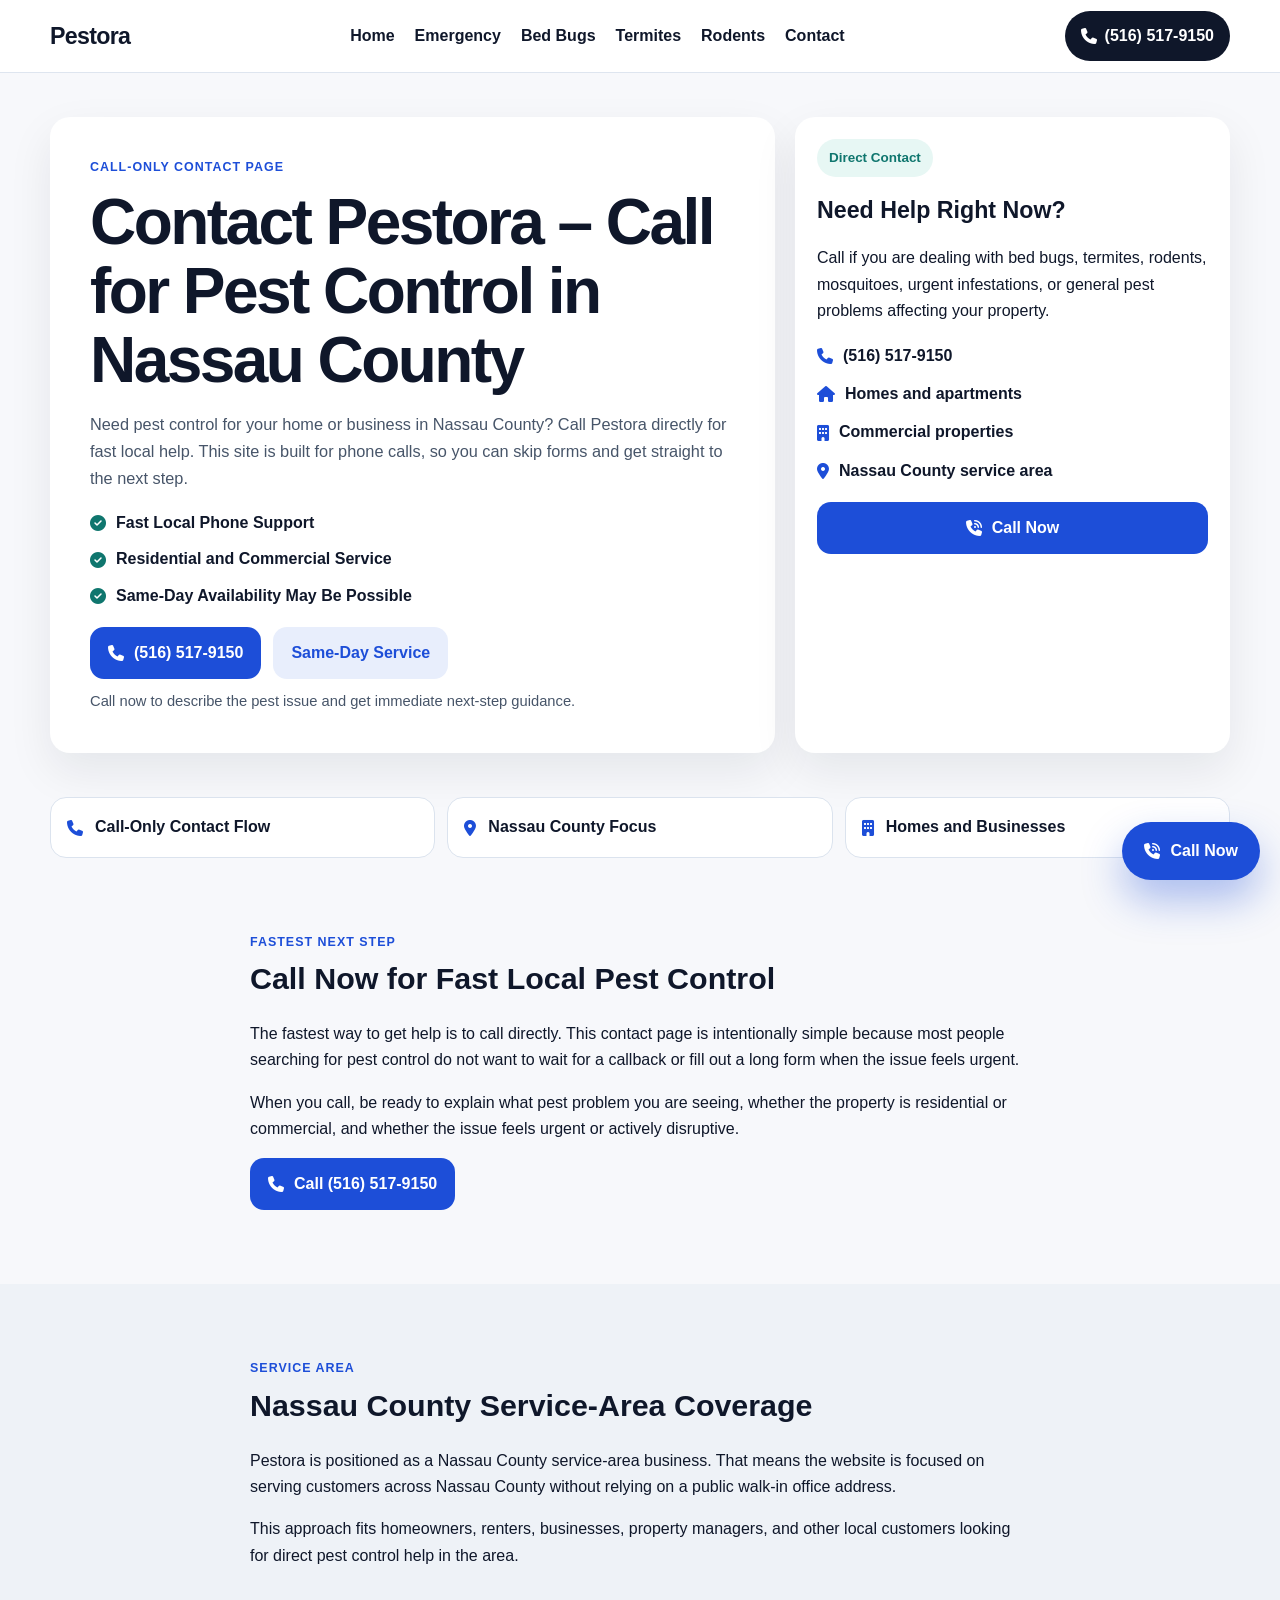
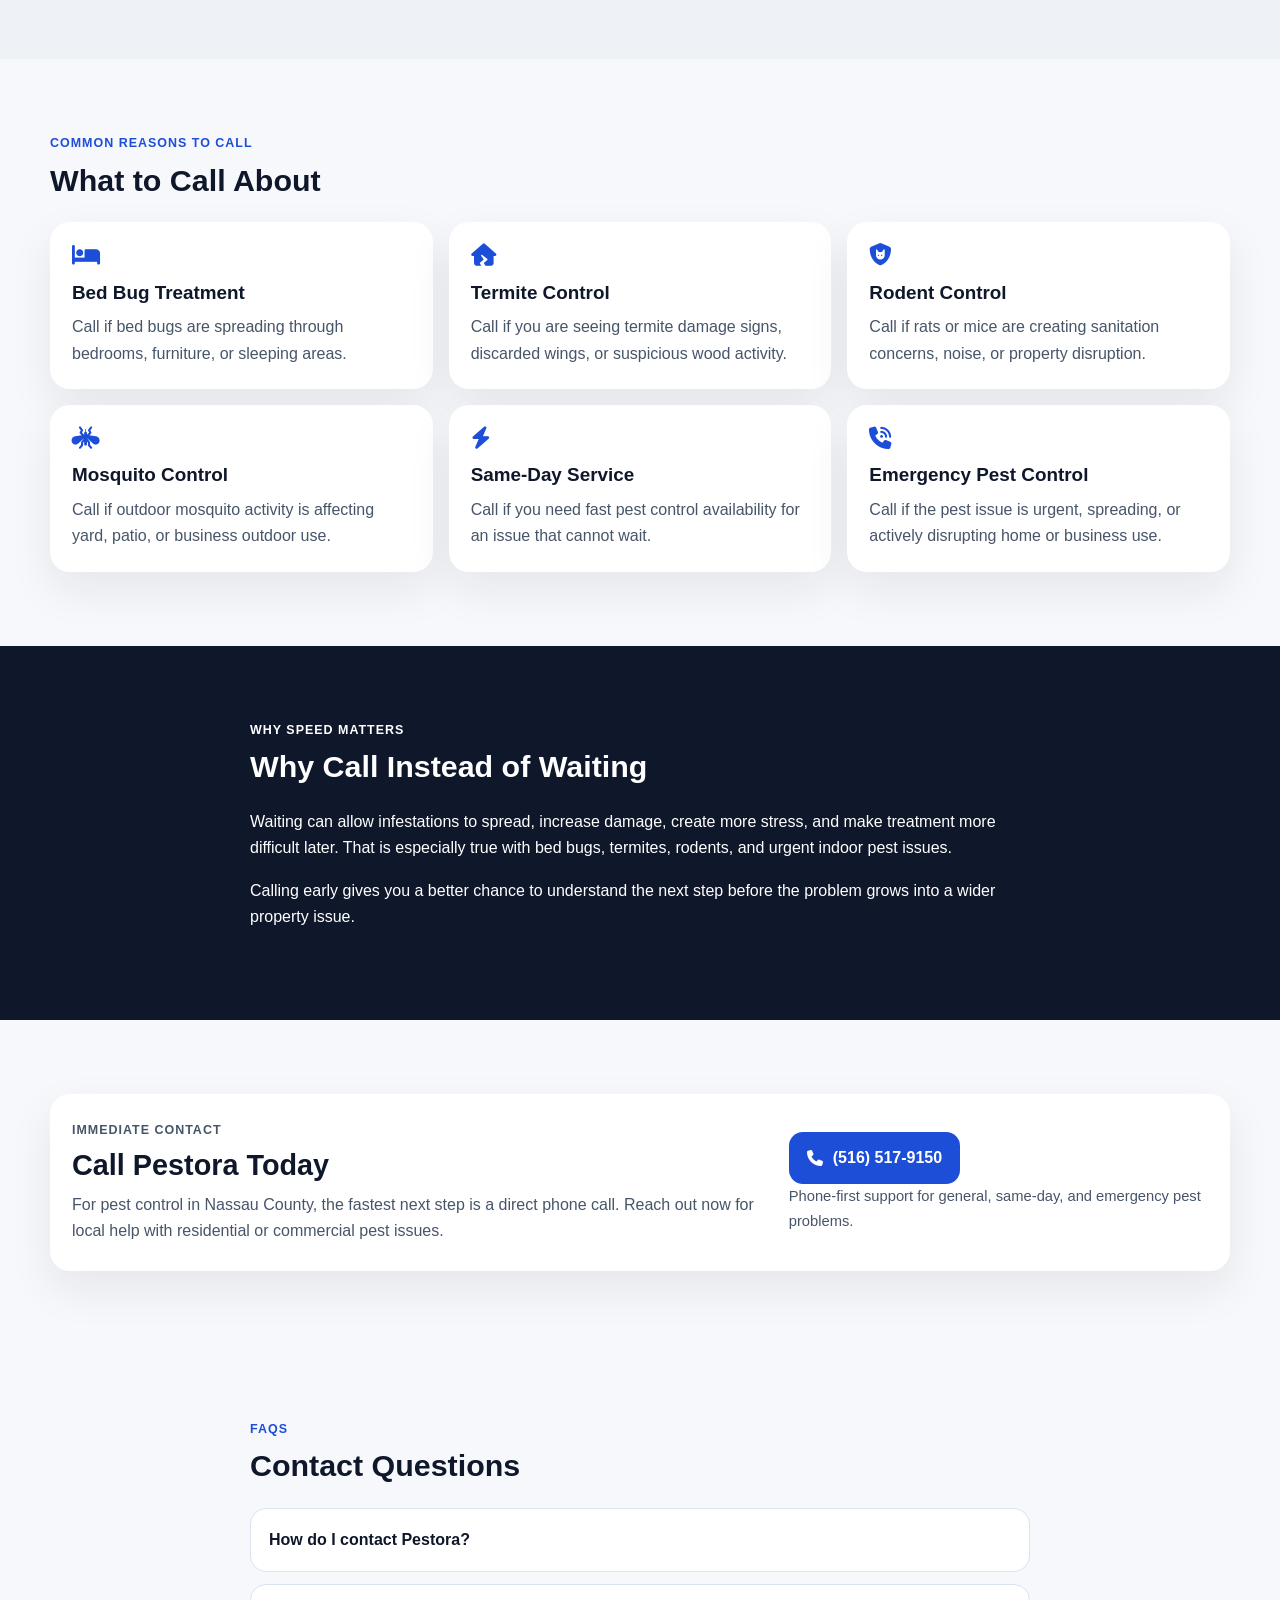
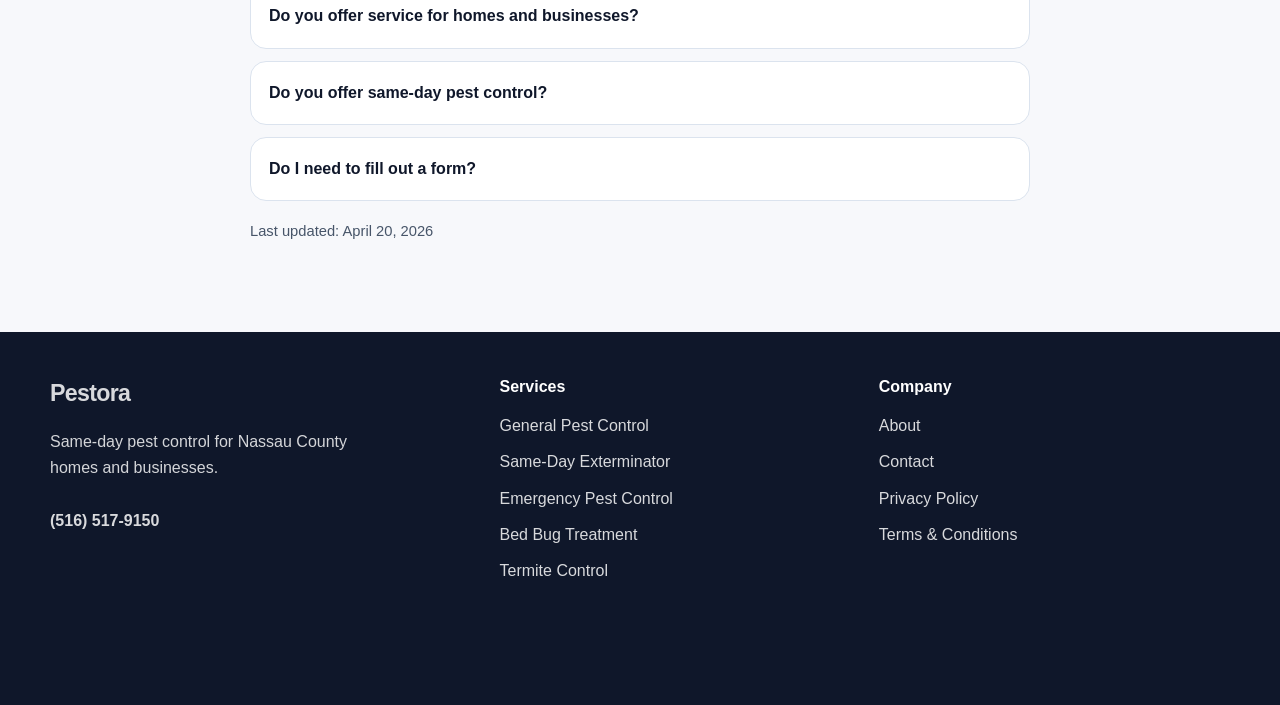
<file: contact.html>
<!DOCTYPE html>
<html lang="en">
<head>
  <meta charset="UTF-8" />
  <meta name="viewport" content="width=device-width, initial-scale=1.0" />
  <title>Contact Pestora | Nassau County Pest Control</title>
  <meta name="description" content="Call Pestora for pest control in Nassau County. Fast help for homes and businesses with same-day and emergency service availability." />
  <meta name="robots" content="index, follow" />
  <link rel="canonical" href="https://www.pestora.com/contact.html" />

  <meta property="og:title" content="Contact Pestora | Nassau County Pest Control" />
  <meta property="og:description" content="Call Pestora for fast pest control help in Nassau County for homes and businesses." />
  <meta property="og:type" content="website" />
  <meta property="og:url" content="https://www.pestora.com/contact.html" />

  <link rel="preconnect" href="https://fonts.googleapis.com" />
  <link rel="preconnect" href="https://fonts.gstatic.com" crossorigin />
  <link
    rel="stylesheet"
    href="https://cdnjs.cloudflare.com/ajax/libs/font-awesome/6.5.2/css/all.min.css"/>
  <link rel="stylesheet" href="style.css" />

  <script type="application/ld+json">
  {
    "@context": "https://schema.org",
    "@type": "ContactPage",
    "name": "Contact Pestora",
    "url": "https://www.pestora.com/contact.html",
    "description": "Call-only contact page for Pestora pest control service in Nassau County."
  }
  </script>

  <script type="application/ld+json">
  {
    "@context": "https://schema.org",
    "@type": "LocalBusiness",
    "name": "Pestora",
    "url": "https://www.pestora.com/index.html",
    "telephone": "+1-516-517-9150",
    "areaServed": {
      "@type": "AdministrativeArea",
      "name": "Nassau County, New York"
    },
    "serviceArea": {
      "@type": "AdministrativeArea",
      "name": "Nassau County, New York"
    },
    "description": "Pestora provides pest control service for homes and businesses across Nassau County, New York.",
    "contactPoint": {
      "@type": "ContactPoint",
      "telephone": "+1-516-517-9150",
      "contactType": "customer service",
      "areaServed": "Nassau County, New York",
      "availableLanguage": "English"
    }
  }
  </script>

  <script type="application/ld+json">
  {
    "@context": "https://schema.org",
    "@type": "FAQPage",
    "mainEntity": [
      {
        "@type": "Question",
        "name": "How do I contact Pestora?",
        "acceptedAnswer": {
          "@type": "Answer",
          "text": "The fastest way to contact Pestora is by phone. Call (516) 517-9150 for pest control help in Nassau County."
        }
      },
      {
        "@type": "Question",
        "name": "Do you offer service for homes and businesses?",
        "acceptedAnswer": {
          "@type": "Answer",
          "text": "Yes. Pestora supports both residential and commercial pest control needs across Nassau County."
        }
      },
      {
        "@type": "Question",
        "name": "Do you offer same-day pest control?",
        "acceptedAnswer": {
          "@type": "Answer",
          "text": "Same-day pest control may be available depending on scheduling, the pest issue, and current local demand."
        }
      },
      {
        "@type": "Question",
        "name": "Do I need to fill out a form?",
        "acceptedAnswer": {
          "@type": "Answer",
          "text": "No. This is a call-only contact page, so the fastest next step is to call directly."
        }
      }
    ]
  }
  </script>
</head>
<body>
  <a class="sticky-call" href="tel:+15165179150" aria-label="Call Pestora now">
    <i class="fa-solid fa-phone-volume"></i>
    <span>Call Now</span>
  </a>

  <header class="site-header">
    <div class="container header-inner">
      <a href="index.html" class="logo">Pestora</a>

      <button class="nav-toggle" aria-label="Open navigation" aria-expanded="false">
        <i class="fa-solid fa-bars"></i>
      </button>

      <nav class="site-nav">
        <a href="index.html">Home</a>
        <a href="emergency-pest-control-nassau-county.html">Emergency</a>
        <a href="bed-bug-treatment-nassau-county.html">Bed Bugs</a>
        <a href="termite-control-nassau-county.html">Termites</a>
        <a href="rodent-control-nassau-county.html">Rodents</a>
        <a href="contact.html">Contact</a>
      </nav>

      <a class="header-call" href="tel:+15165179150">
        <i class="fa-solid fa-phone"></i>
        <span>(516) 517-9150</span>
      </a>
    </div>
  </header>

  <main>
    <section class="hero">
      <div class="container hero-grid">
        <div class="hero-copy">
          <p class="eyebrow">Call-Only Contact Page</p>
          <h1>Contact Pestora – Call for Pest Control in Nassau County</h1>
          <p class="hero-text">
            Need pest control for your home or business in Nassau County? Call Pestora directly for
            fast local help. This site is built for phone calls, so you can skip forms and get straight
            to the next step.
          </p>

          <div class="hero-points">
            <div><i class="fa-solid fa-circle-check"></i><span>Fast Local Phone Support</span></div>
            <div><i class="fa-solid fa-circle-check"></i><span>Residential and Commercial Service</span></div>
            <div><i class="fa-solid fa-circle-check"></i><span>Same-Day Availability May Be Possible</span></div>
          </div>

          <div class="hero-actions">
            <a class="btn btn-primary" href="tel:+15165179150">
              <i class="fa-solid fa-phone"></i>
              (516) 517-9150
            </a>
            <a class="btn btn-secondary" href="same-day-exterminator-nassau-county.html">
              Same-Day Service
            </a>
          </div>

          <p class="micro-copy">
            Call now to describe the pest issue and get immediate next-step guidance.
          </p>
        </div>

        <aside class="hero-card">
          <div class="card-badge">Direct Contact</div>
          <h2>Need Help Right Now?</h2>
          <p>
            Call if you are dealing with bed bugs, termites, rodents, mosquitoes, urgent infestations,
            or general pest problems affecting your property.
          </p>

          <ul class="card-list">
            <li><i class="fa-solid fa-phone"></i><span>(516) 517-9150</span></li>
            <li><i class="fa-solid fa-house"></i><span>Homes and apartments</span></li>
            <li><i class="fa-solid fa-building"></i><span>Commercial properties</span></li>
            <li><i class="fa-solid fa-location-dot"></i><span>Nassau County service area</span></li>
          </ul>

          <a class="btn btn-primary btn-block" href="tel:+15165179150">
            <i class="fa-solid fa-phone-volume"></i>
            Call Now
          </a>
        </aside>
      </div>
    </section>

    <section class="trust-strip">
      <div class="container trust-grid">
        <div class="trust-item">
          <i class="fa-solid fa-phone"></i>
          <span>Call-Only Contact Flow</span>
        </div>
        <div class="trust-item">
          <i class="fa-solid fa-location-dot"></i>
          <span>Nassau County Focus</span>
        </div>
        <div class="trust-item">
          <i class="fa-solid fa-building"></i>
          <span>Homes and Businesses</span>
        </div>
      </div>
    </section>

    <section class="section">
      <div class="container narrow">
        <div class="section-heading">
          <p class="section-label">Fastest Next Step</p>
          <h2>Call Now for Fast Local Pest Control</h2>
        </div>

        <p>
          The fastest way to get help is to call directly. This contact page is intentionally simple
          because most people searching for pest control do not want to wait for a callback or fill out
          a long form when the issue feels urgent.
        </p>

        <p>
          When you call, be ready to explain what pest problem you are seeing, whether the property is
          residential or commercial, and whether the issue feels urgent or actively disruptive.
        </p>

        <div class="section-cta">
          <a class="btn btn-primary" href="tel:+15165179150">
            <i class="fa-solid fa-phone"></i>
            Call (516) 517-9150
          </a>
        </div>
      </div>
    </section>

    <section class="section section-alt">
      <div class="container narrow">
        <div class="section-heading">
          <p class="section-label">Service Area</p>
          <h2>Nassau County Service-Area Coverage</h2>
        </div>

        <p>
          Pestora is positioned as a Nassau County service-area business. That means the website is
          focused on serving customers across Nassau County without relying on a public walk-in office address.
        </p>

        <p>
          This approach fits homeowners, renters, businesses, property managers, and other local customers
          looking for direct pest control help in the area.
        </p>
      </div>
    </section>

    <section class="section">
      <div class="container">
        <div class="section-heading">
          <p class="section-label">Common Reasons to Call</p>
          <h2>What to Call About</h2>
        </div>

        <div class="service-grid">
          <a class="service-card" href="bed-bug-treatment-nassau-county.html">
            <i class="fa-solid fa-bed"></i>
            <h3>Bed Bug Treatment</h3>
            <p>Call if bed bugs are spreading through bedrooms, furniture, or sleeping areas.</p>
          </a>

          <a class="service-card" href="termite-control-nassau-county.html">
            <i class="fa-solid fa-house-crack"></i>
            <h3>Termite Control</h3>
            <p>Call if you are seeing termite damage signs, discarded wings, or suspicious wood activity.</p>
          </a>

          <a class="service-card" href="rodent-control-nassau-county.html">
            <i class="fa-solid fa-shield-cat"></i>
            <h3>Rodent Control</h3>
            <p>Call if rats or mice are creating sanitation concerns, noise, or property disruption.</p>
          </a>

          <a class="service-card" href="mosquito-control-nassau-county.html">
            <i class="fa-solid fa-mosquito"></i>
            <h3>Mosquito Control</h3>
            <p>Call if outdoor mosquito activity is affecting yard, patio, or business outdoor use.</p>
          </a>

          <a class="service-card" href="same-day-exterminator-nassau-county.html">
            <i class="fa-solid fa-bolt"></i>
            <h3>Same-Day Service</h3>
            <p>Call if you need fast pest control availability for an issue that cannot wait.</p>
          </a>

          <a class="service-card" href="emergency-pest-control-nassau-county.html">
            <i class="fa-solid fa-phone-volume"></i>
            <h3>Emergency Pest Control</h3>
            <p>Call if the pest issue is urgent, spreading, or actively disrupting home or business use.</p>
          </a>
        </div>
      </div>
    </section>

    <section class="section section-dark">
      <div class="container narrow">
        <div class="section-heading light">
          <p class="section-label">Why Speed Matters</p>
          <h2>Why Call Instead of Waiting</h2>
        </div>

        <p>
          Waiting can allow infestations to spread, increase damage, create more stress, and make treatment
          more difficult later. That is especially true with bed bugs, termites, rodents, and urgent indoor pest issues.
        </p>

        <p>
          Calling early gives you a better chance to understand the next step before the problem grows into
          a wider property issue.
        </p>
      </div>
    </section>

    <section class="section cta-section">
      <div class="container cta-box">
        <div>
          <p class="section-label">Immediate Contact</p>
          <h2>Call Pestora Today</h2>
          <p>
            For pest control in Nassau County, the fastest next step is a direct phone call.
            Reach out now for local help with residential or commercial pest issues.
          </p>
        </div>
        <div class="cta-actions">
          <a class="btn btn-primary" href="tel:+15165179150">
            <i class="fa-solid fa-phone"></i>
            (516) 517-9150
          </a>
          <p class="micro-copy">Phone-first support for general, same-day, and emergency pest problems.</p>
        </div>
      </div>
    </section>

    <section class="section faq-section">
      <div class="container narrow">
        <div class="section-heading">
          <p class="section-label">FAQs</p>
          <h2>Contact Questions</h2>
        </div>

        <div class="faq-list">
          <details>
            <summary>How do I contact Pestora?</summary>
            <p>The fastest way to contact Pestora is by phone. Call <a href="tel:+15165179150">(516) 517-9150</a>.</p>
          </details>

          <details>
            <summary>Do you offer service for homes and businesses?</summary>
            <p>Yes. Pestora supports both residential and commercial pest control needs across Nassau County.</p>
          </details>

          <details>
            <summary>Do you offer same-day pest control?</summary>
            <p>Same-day service may be available depending on scheduling, the pest issue, and current local demand.</p>
          </details>

          <details>
            <summary>Do I need to fill out a form?</summary>
            <p>No. This is a call-only contact page, so the fastest next step is to call directly.</p>
          </details>
        </div>

        <p class="last-updated">Last updated: April 20, 2026</p>
      </div>
    </section>
  </main>

  <footer class="site-footer">
    <div class="container footer-grid">
      <div>
        <a href="index.html" class="logo footer-logo">Pestora</a>
        <p class="footer-text">
          Same-day pest control for Nassau County homes and businesses.
        </p>
        <a class="footer-call" href="tel:+15165179150">(516) 517-9150</a>
      </div>

      <div>
        <h3>Services</h3>
        <ul>
          <li><a href="index.html">General Pest Control</a></li>
          <li><a href="same-day-exterminator-nassau-county.html">Same-Day Exterminator</a></li>
          <li><a href="emergency-pest-control-nassau-county.html">Emergency Pest Control</a></li>
          <li><a href="bed-bug-treatment-nassau-county.html">Bed Bug Treatment</a></li>
          <li><a href="termite-control-nassau-county.html">Termite Control</a></li>
        </ul>
      </div>

      <div>
        <h3>Company</h3>
        <ul>
          <li><a href="about.html">About</a></li>
          <li><a href="contact.html">Contact</a></li>
          <li><a href="privacy-policy.html">Privacy Policy</a></li>
          <li><a href="terms-and-conditions.html">Terms &amp; Conditions</a></li>
        </ul>
      </div>
    </div>
  </footer>

  <script src="script.js"></script>
</body>
</html>
</file>
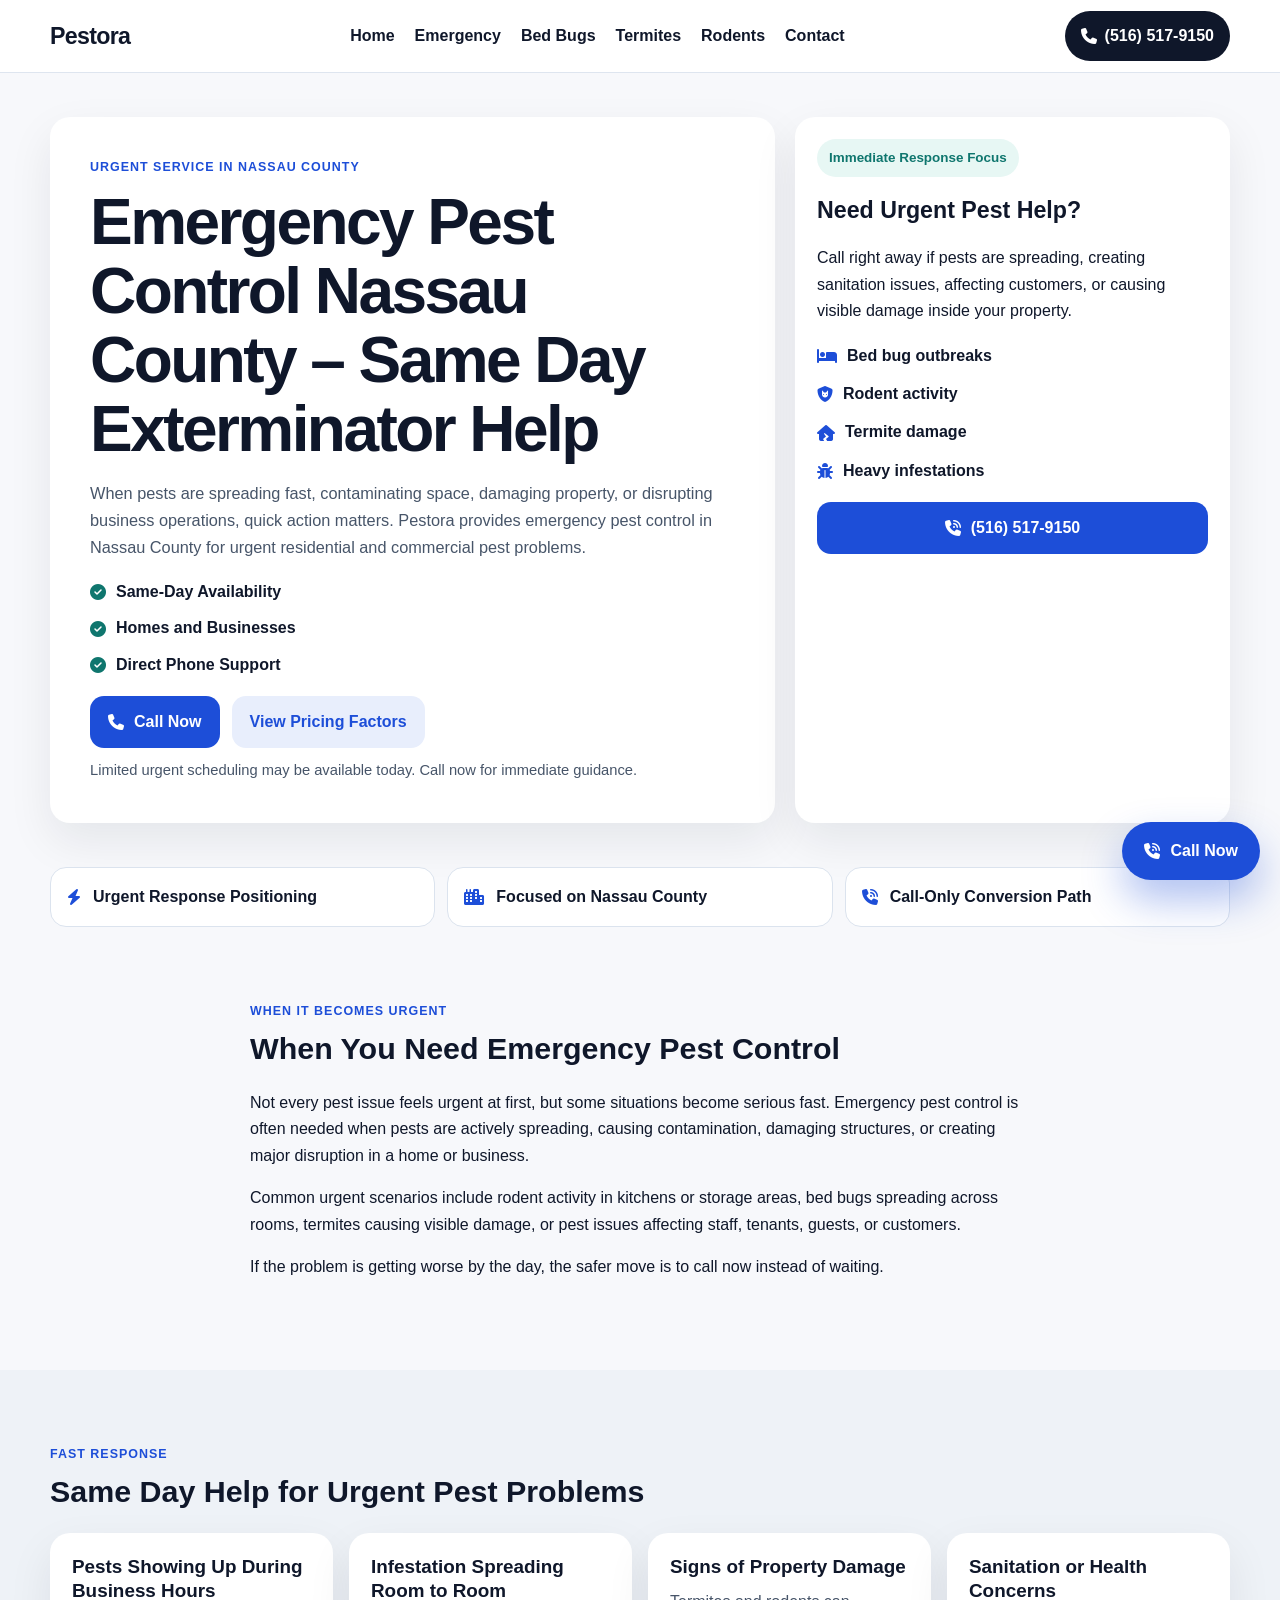
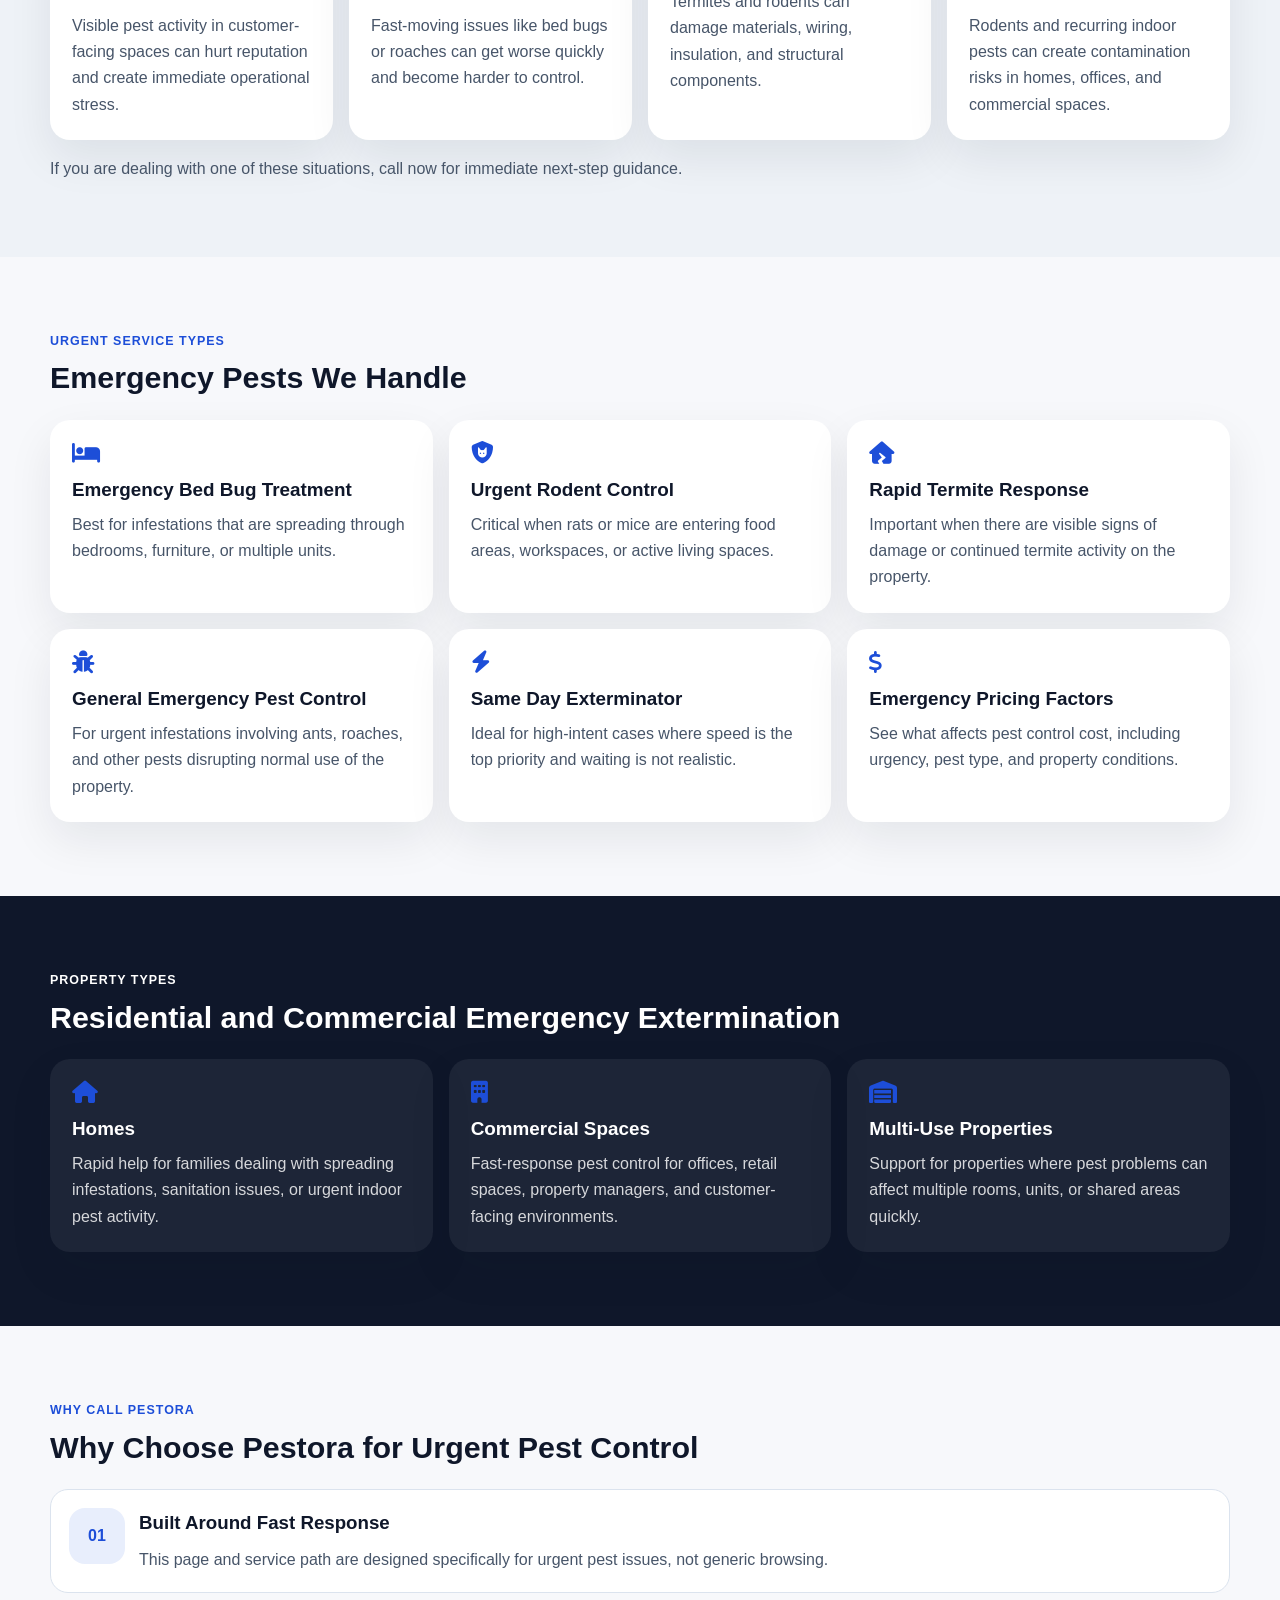
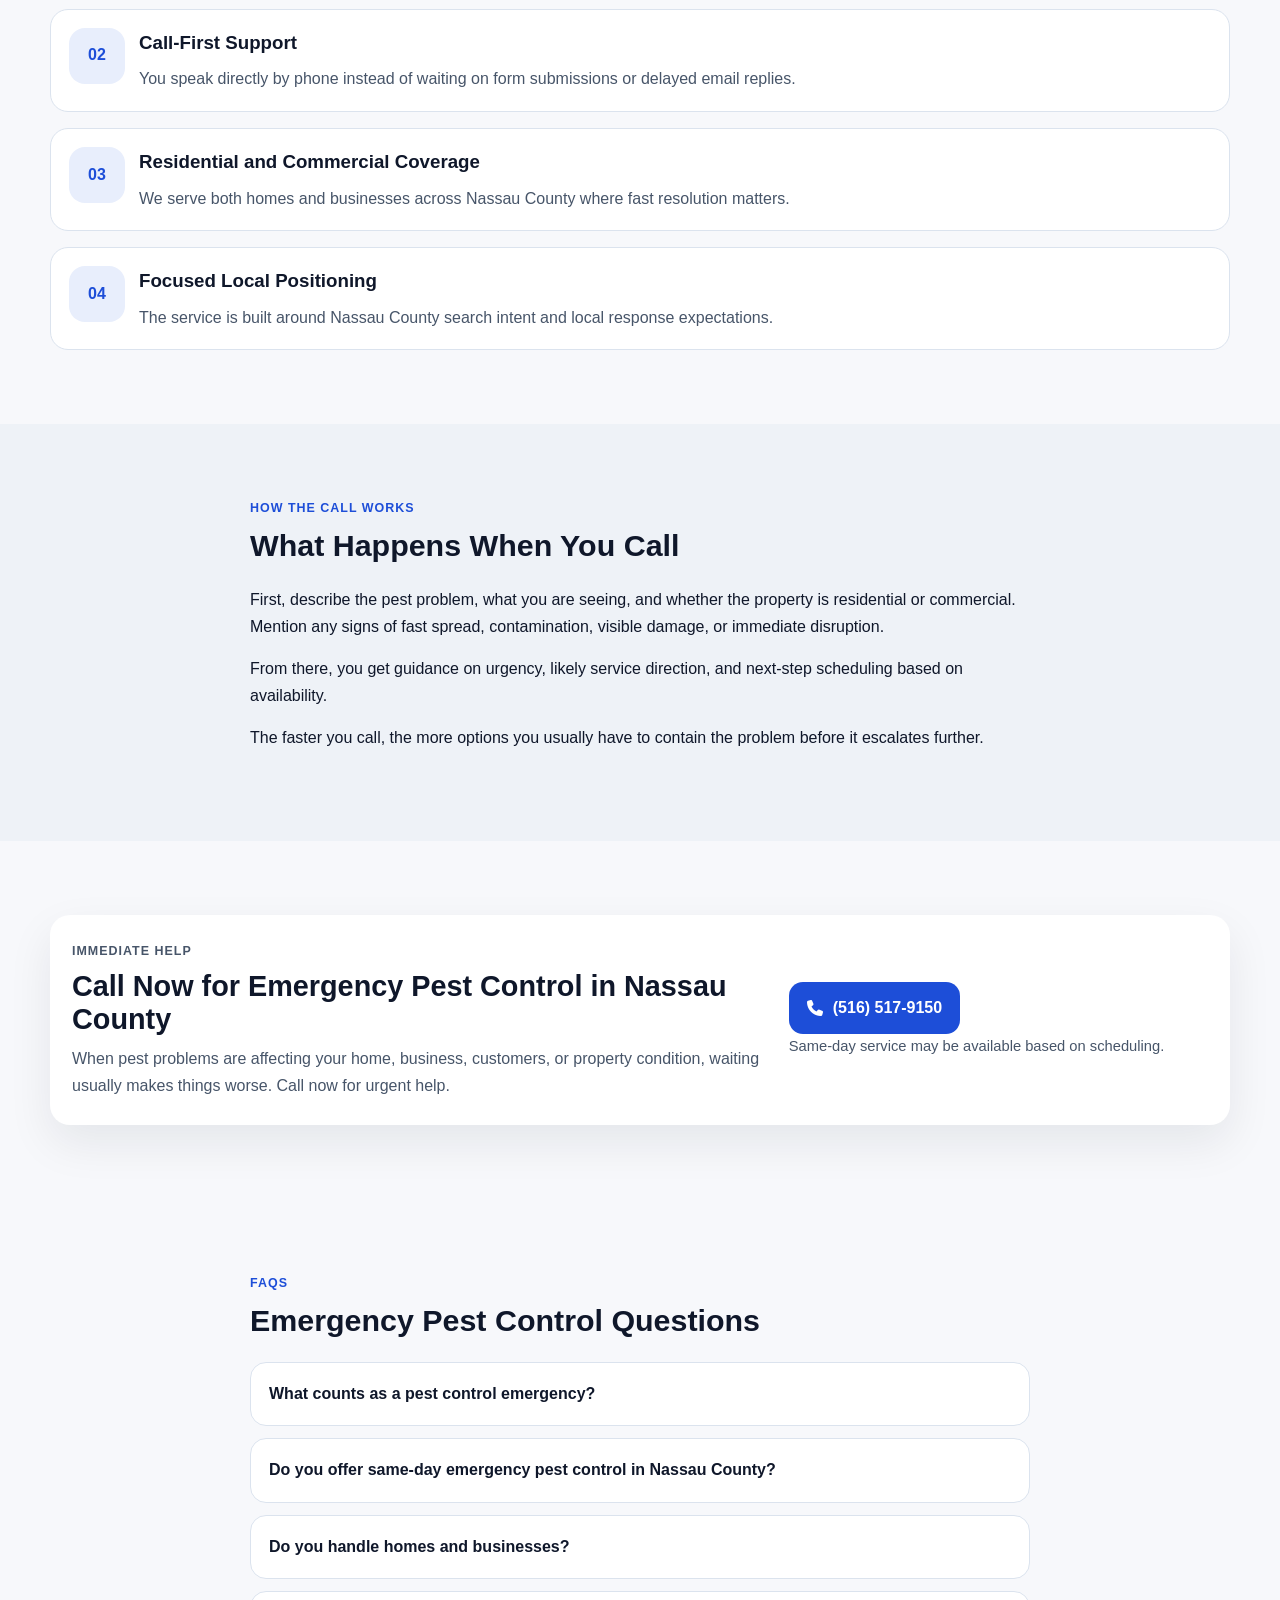
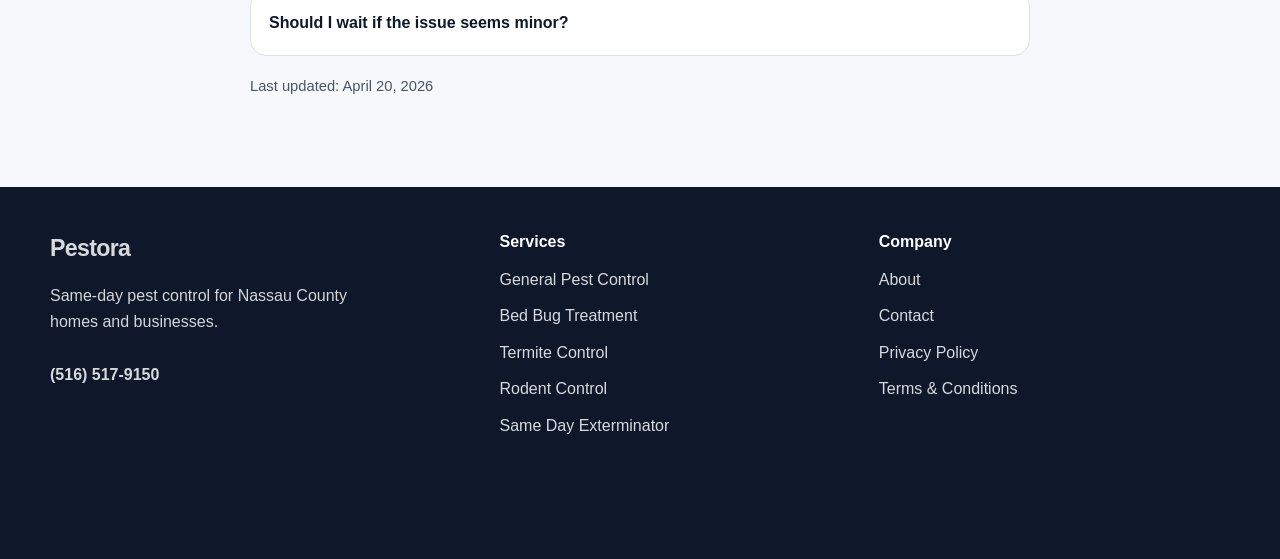
<file: emergency-pest-control-nassau-county.html>
<!DOCTYPE html>
<html lang="en">
<head>
  <meta charset="UTF-8" />
  <meta name="viewport" content="width=device-width, initial-scale=1.0" />
  <title>Emergency Pest Control Nassau County | Same Day Exterminator</title>
  <meta name="description" content="Need emergency pest control in Nassau County? Fast same-day exterminator service for homes and businesses. Call now for immediate help." />
  <meta name="robots" content="index, follow" />
  <link rel="canonical" href="https://www.pestora.com/emergency-pest-control-nassau-county.html" />

  <meta property="og:title" content="Emergency Pest Control Nassau County | Same Day Exterminator" />
  <meta property="og:description" content="Fast-response emergency pest control in Nassau County for urgent infestations in homes and businesses." />
  <meta property="og:type" content="website" />
  <meta property="og:url" content="https://www.pestora.com/emergency-pest-control-nassau-county.html" />

  <link rel="preconnect" href="https://fonts.googleapis.com" />
  <link rel="preconnect" href="https://fonts.gstatic.com" crossorigin />
   <link
    rel="stylesheet"
    href="https://cdnjs.cloudflare.com/ajax/libs/font-awesome/6.5.2/css/all.min.css"/>
  <link rel="stylesheet" href="style.css" />

  <script type="application/ld+json">
  {
    "@context": "https://schema.org",
    "@type": "Service",
    "name": "Emergency Pest Control Nassau County",
    "serviceType": "Emergency Pest Control",
    "provider": {
      "@type": "LocalBusiness",
      "name": "Pestora",
      "telephone": "+1-516-517-9150",
      "url": "https://www.pestora.com/index.html"
    },
    "areaServed": {
      "@type": "AdministrativeArea",
      "name": "Nassau County, New York"
    },
    "url": "https://www.pestora.com/emergency-pest-control-nassau-county.html",
    "description": "Same-day emergency pest control in Nassau County for urgent infestations affecting residential and commercial properties."
  }
  </script>

  <script type="application/ld+json">
  {
    "@context": "https://schema.org",
    "@type": "FAQPage",
    "mainEntity": [
      {
        "@type": "Question",
        "name": "What counts as a pest control emergency?",
        "acceptedAnswer": {
          "@type": "Answer",
          "text": "A pest control emergency usually involves rapid infestation spread, health concerns, contamination risks, visible structural damage, or pests actively disrupting a home or business."
        }
      },
      {
        "@type": "Question",
        "name": "Do you offer same-day emergency pest control in Nassau County?",
        "acceptedAnswer": {
          "@type": "Answer",
          "text": "Same-day emergency pest control may be available in Nassau County depending on scheduling and the urgency of the issue."
        }
      },
      {
        "@type": "Question",
        "name": "Do you handle residential and commercial emergency calls?",
        "acceptedAnswer": {
          "@type": "Answer",
          "text": "Yes. Emergency pest control is available for both residential and commercial properties across Nassau County."
        }
      },
      {
        "@type": "Question",
        "name": "Should I wait if the pest issue seems small?",
        "acceptedAnswer": {
          "@type": "Answer",
          "text": "Waiting can make infestations harder and more expensive to handle, especially with rodents, bed bugs, termites, and fast-moving indoor pests."
        }
      }
    ]
  }
  </script>
</head>
<body>
  <a class="sticky-call" href="tel:+15165179150" aria-label="Call Pestora now">
    <i class="fa-solid fa-phone-volume"></i>
    <span>Call Now</span>
  </a>

  <header class="site-header">
    <div class="container header-inner">
      <a href="index.html" class="logo">Pestora</a>

      <button class="nav-toggle" aria-label="Open navigation" aria-expanded="false">
        <i class="fa-solid fa-bars"></i>
      </button>

      <nav class="site-nav">
        <a href="index.html">Home</a>
        <a href="emergency-pest-control-nassau-county.html">Emergency</a>
        <a href="bed-bug-treatment-nassau-county.html">Bed Bugs</a>
        <a href="termite-control-nassau-county.html">Termites</a>
        <a href="rodent-control-nassau-county.html">Rodents</a>
        <a href="contact.html">Contact</a>
      </nav>

      <a class="header-call" href="tel:+15165179150">
        <i class="fa-solid fa-phone"></i>
        <span>(516) 517-9150</span>
      </a>
    </div>
  </header>

  <main>
    <section class="hero">
      <div class="container hero-grid">
        <div class="hero-copy">
          <p class="eyebrow">Urgent Service in Nassau County</p>
          <h1>Emergency Pest Control Nassau County – Same Day Exterminator Help</h1>
          <p class="hero-text">
            When pests are spreading fast, contaminating space, damaging property, or disrupting
            business operations, quick action matters. Pestora provides emergency pest control in
            Nassau County for urgent residential and commercial pest problems.
          </p>

          <div class="hero-points">
            <div><i class="fa-solid fa-circle-check"></i><span>Same-Day Availability</span></div>
            <div><i class="fa-solid fa-circle-check"></i><span>Homes and Businesses</span></div>
            <div><i class="fa-solid fa-circle-check"></i><span>Direct Phone Support</span></div>
          </div>

          <div class="hero-actions">
            <a class="btn btn-primary" href="tel:+15165179150">
              <i class="fa-solid fa-phone"></i>
              Call Now
            </a>
            <a class="btn btn-secondary" href="pest-control-cost-nassau-county.html">
              View Pricing Factors
            </a>
          </div>

          <p class="micro-copy">
            Limited urgent scheduling may be available today. Call now for immediate guidance.
          </p>
        </div>

        <aside class="hero-card">
          <div class="card-badge">Immediate Response Focus</div>
          <h2>Need Urgent Pest Help?</h2>
          <p>
            Call right away if pests are spreading, creating sanitation issues, affecting customers,
            or causing visible damage inside your property.
          </p>

          <ul class="card-list">
            <li><i class="fa-solid fa-bed"></i><span>Bed bug outbreaks</span></li>
            <li><i class="fa-solid fa-shield-cat"></i><span>Rodent activity</span></li>
            <li><i class="fa-solid fa-house-crack"></i><span>Termite damage</span></li>
            <li><i class="fa-solid fa-bug"></i><span>Heavy infestations</span></li>
          </ul>

          <a class="btn btn-primary btn-block" href="tel:+15165179150">
            <i class="fa-solid fa-phone-volume"></i>
            (516) 517-9150
          </a>
        </aside>
      </div>
    </section>

    <section class="trust-strip">
      <div class="container trust-grid">
        <div class="trust-item">
          <i class="fa-solid fa-bolt"></i>
          <span>Urgent Response Positioning</span>
        </div>
        <div class="trust-item">
          <i class="fa-solid fa-city"></i>
          <span>Focused on Nassau County</span>
        </div>
        <div class="trust-item">
          <i class="fa-solid fa-phone-volume"></i>
          <span>Call-Only Conversion Path</span>
        </div>
      </div>
    </section>

    <section class="section">
      <div class="container narrow">
        <div class="section-heading">
          <p class="section-label">When It Becomes Urgent</p>
          <h2>When You Need Emergency Pest Control</h2>
        </div>

        <p>
          Not every pest issue feels urgent at first, but some situations become serious fast.
          Emergency pest control is often needed when pests are actively spreading, causing contamination,
          damaging structures, or creating major disruption in a home or business.
        </p>

        <p>
          Common urgent scenarios include rodent activity in kitchens or storage areas, bed bugs
          spreading across rooms, termites causing visible damage, or pest issues affecting staff,
          tenants, guests, or customers.
        </p>

        <p>
          If the problem is getting worse by the day, the safer move is to call now instead of waiting.
        </p>
      </div>
    </section>

    <section class="section section-alt">
      <div class="container">
        <div class="section-heading">
          <p class="section-label">Fast Response</p>
          <h2>Same Day Help for Urgent Pest Problems</h2>
        </div>

        <div class="problem-grid">
          <article class="problem-card">
            <h3>Pests Showing Up During Business Hours</h3>
            <p>Visible pest activity in customer-facing spaces can hurt reputation and create immediate operational stress.</p>
          </article>
          <article class="problem-card">
            <h3>Infestation Spreading Room to Room</h3>
            <p>Fast-moving issues like bed bugs or roaches can get worse quickly and become harder to control.</p>
          </article>
          <article class="problem-card">
            <h3>Signs of Property Damage</h3>
            <p>Termites and rodents can damage materials, wiring, insulation, and structural components.</p>
          </article>
          <article class="problem-card">
            <h3>Sanitation or Health Concerns</h3>
            <p>Rodents and recurring indoor pests can create contamination risks in homes, offices, and commercial spaces.</p>
          </article>
        </div>

        <p class="support-text" style="margin-top:16px;">
          If you are dealing with one of these situations, call now for immediate next-step guidance.
        </p>
      </div>
    </section>

    <section class="section">
      <div class="container">
        <div class="section-heading">
          <p class="section-label">Urgent Service Types</p>
          <h2>Emergency Pests We Handle</h2>
        </div>

        <div class="service-grid">
          <a class="service-card" href="bed-bug-treatment-nassau-county.html">
            <i class="fa-solid fa-bed"></i>
            <h3>Emergency Bed Bug Treatment</h3>
            <p>Best for infestations that are spreading through bedrooms, furniture, or multiple units.</p>
          </a>

          <a class="service-card" href="rodent-control-nassau-county.html">
            <i class="fa-solid fa-shield-cat"></i>
            <h3>Urgent Rodent Control</h3>
            <p>Critical when rats or mice are entering food areas, workspaces, or active living spaces.</p>
          </a>

          <a class="service-card" href="termite-control-nassau-county.html">
            <i class="fa-solid fa-house-crack"></i>
            <h3>Rapid Termite Response</h3>
            <p>Important when there are visible signs of damage or continued termite activity on the property.</p>
          </a>

          <a class="service-card" href="index.html">
            <i class="fa-solid fa-bug"></i>
            <h3>General Emergency Pest Control</h3>
            <p>For urgent infestations involving ants, roaches, and other pests disrupting normal use of the property.</p>
          </a>

          <a class="service-card" href="same-day-exterminator-nassau-county.html">
            <i class="fa-solid fa-bolt"></i>
            <h3>Same Day Exterminator</h3>
            <p>Ideal for high-intent cases where speed is the top priority and waiting is not realistic.</p>
          </a>

          <a class="service-card" href="pest-control-cost-nassau-county.html">
            <i class="fa-solid fa-dollar-sign"></i>
            <h3>Emergency Pricing Factors</h3>
            <p>See what affects pest control cost, including urgency, pest type, and property conditions.</p>
          </a>
        </div>
      </div>
    </section>

    <section class="section section-dark">
      <div class="container">
        <div class="section-heading light">
          <p class="section-label">Property Types</p>
          <h2>Residential and Commercial Emergency Extermination</h2>
        </div>

        <div class="feature-grid">
          <article class="feature-card">
            <i class="fa-solid fa-house"></i>
            <h3>Homes</h3>
            <p>Rapid help for families dealing with spreading infestations, sanitation issues, or urgent indoor pest activity.</p>
          </article>

          <article class="feature-card">
            <i class="fa-solid fa-building"></i>
            <h3>Commercial Spaces</h3>
            <p>Fast-response pest control for offices, retail spaces, property managers, and customer-facing environments.</p>
          </article>

          <article class="feature-card">
            <i class="fa-solid fa-warehouse"></i>
            <h3>Multi-Use Properties</h3>
            <p>Support for properties where pest problems can affect multiple rooms, units, or shared areas quickly.</p>
          </article>
        </div>
      </div>
    </section>

    <section class="section">
      <div class="container">
        <div class="section-heading">
          <p class="section-label">Why Call Pestora</p>
          <h2>Why Choose Pestora for Urgent Pest Control</h2>
        </div>

        <div class="steps">
          <div class="step">
            <span class="step-number">01</span>
            <div>
              <h3>Built Around Fast Response</h3>
              <p>This page and service path are designed specifically for urgent pest issues, not generic browsing.</p>
            </div>
          </div>

          <div class="step">
            <span class="step-number">02</span>
            <div>
              <h3>Call-First Support</h3>
              <p>You speak directly by phone instead of waiting on form submissions or delayed email replies.</p>
            </div>
          </div>

          <div class="step">
            <span class="step-number">03</span>
            <div>
              <h3>Residential and Commercial Coverage</h3>
              <p>We serve both homes and businesses across Nassau County where fast resolution matters.</p>
            </div>
          </div>

          <div class="step">
            <span class="step-number">04</span>
            <div>
              <h3>Focused Local Positioning</h3>
              <p>The service is built around Nassau County search intent and local response expectations.</p>
            </div>
          </div>
        </div>
      </div>
    </section>

    <section class="section section-alt">
      <div class="container narrow">
        <div class="section-heading">
          <p class="section-label">How the Call Works</p>
          <h2>What Happens When You Call</h2>
        </div>

        <p>
          First, describe the pest problem, what you are seeing, and whether the property is residential
          or commercial. Mention any signs of fast spread, contamination, visible damage, or immediate disruption.
        </p>

        <p>
          From there, you get guidance on urgency, likely service direction, and next-step scheduling based on availability.
        </p>

        <p>
          The faster you call, the more options you usually have to contain the problem before it escalates further.
        </p>
      </div>
    </section>

    <section class="section cta-section">
      <div class="container cta-box">
        <div>
          <p class="section-label">Immediate Help</p>
          <h2>Call Now for Emergency Pest Control in Nassau County</h2>
          <p>
            When pest problems are affecting your home, business, customers, or property condition,
            waiting usually makes things worse. Call now for urgent help.
          </p>
        </div>
        <div class="cta-actions">
          <a class="btn btn-primary" href="tel:+15165179150">
            <i class="fa-solid fa-phone"></i>
            (516) 517-9150
          </a>
          <p class="micro-copy">Same-day service may be available based on scheduling.</p>
        </div>
      </div>
    </section>

    <section class="section faq-section">
      <div class="container narrow">
        <div class="section-heading">
          <p class="section-label">FAQs</p>
          <h2>Emergency Pest Control Questions</h2>
        </div>

        <div class="faq-list">
          <details>
            <summary>What counts as a pest control emergency?</summary>
            <p>A pest emergency usually means rapid spread, contamination risk, visible property damage, or major disruption inside a home or business.</p>
          </details>

          <details>
            <summary>Do you offer same-day emergency pest control in Nassau County?</summary>
            <p>Same-day emergency service may be available depending on the schedule, the pest issue, and current demand.</p>
          </details>

          <details>
            <summary>Do you handle homes and businesses?</summary>
            <p>Yes. Emergency pest control is available for both residential and commercial properties across Nassau County.</p>
          </details>

          <details>
            <summary>Should I wait if the issue seems minor?</summary>
            <p>Waiting can allow infestations to spread and become more expensive to handle, especially with bed bugs, rodents, and termites.</p>
          </details>
        </div>

        <p class="last-updated">Last updated: April 20, 2026</p>
      </div>
    </section>
  </main>

  <footer class="site-footer">
    <div class="container footer-grid">
      <div>
        <a href="index.html" class="logo footer-logo">Pestora</a>
        <p class="footer-text">
          Same-day pest control for Nassau County homes and businesses.
        </p>
        <a class="footer-call" href="tel:+15165179150">(516) 517-9150</a>
      </div>

      <div>
        <h3>Services</h3>
        <ul>
          <li><a href="index.html">General Pest Control</a></li>
          <li><a href="bed-bug-treatment-nassau-county.html">Bed Bug Treatment</a></li>
          <li><a href="termite-control-nassau-county.html">Termite Control</a></li>
          <li><a href="rodent-control-nassau-county.html">Rodent Control</a></li>
          <li><a href="same-day-exterminator-nassau-county.html">Same Day Exterminator</a></li>
        </ul>
      </div>

      <div>
        <h3>Company</h3>
        <ul>
          <li><a href="about.html">About</a></li>
          <li><a href="contact.html">Contact</a></li>
          <li><a href="privacy-policy.html">Privacy Policy</a></li>
          <li><a href="terms-and-conditions.html">Terms &amp; Conditions</a></li>
        </ul>
      </div>
    </div>
  </footer>

  <script src="script.js"></script>
</body>
</html>
</file>
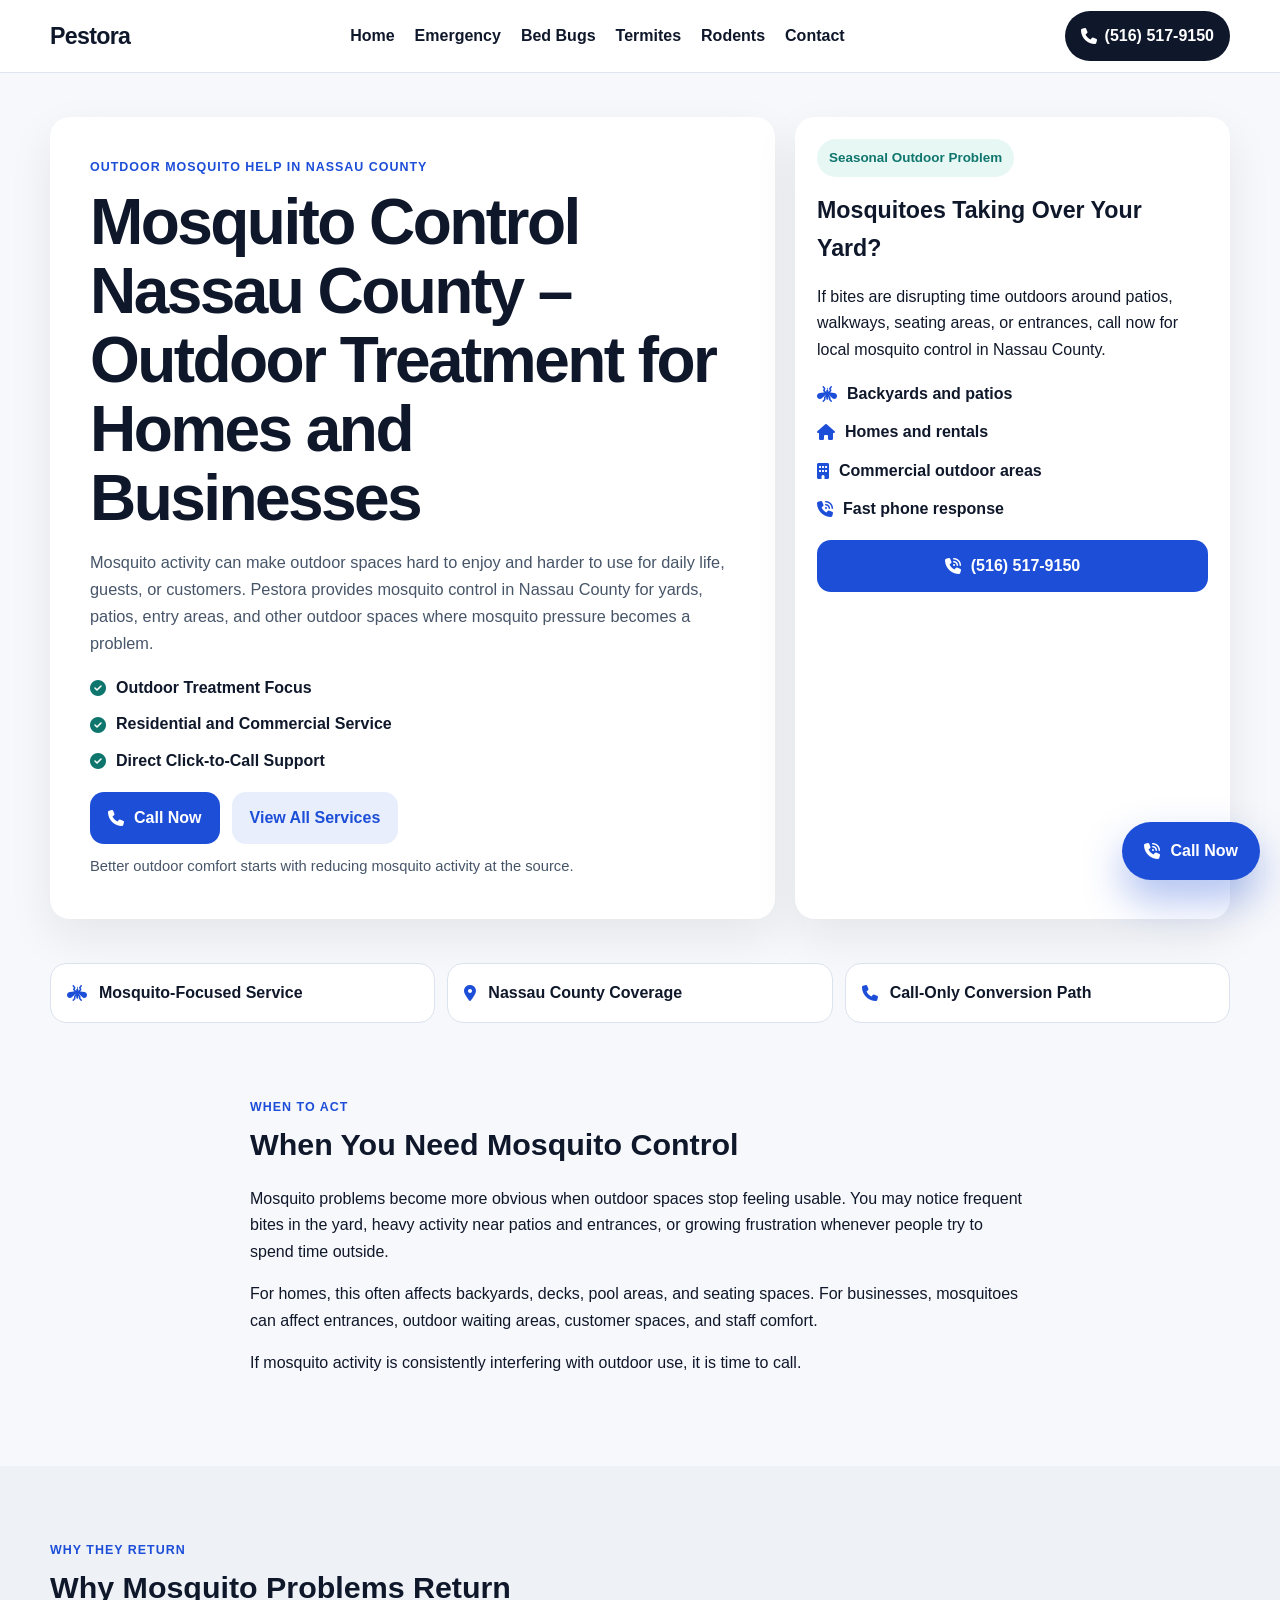
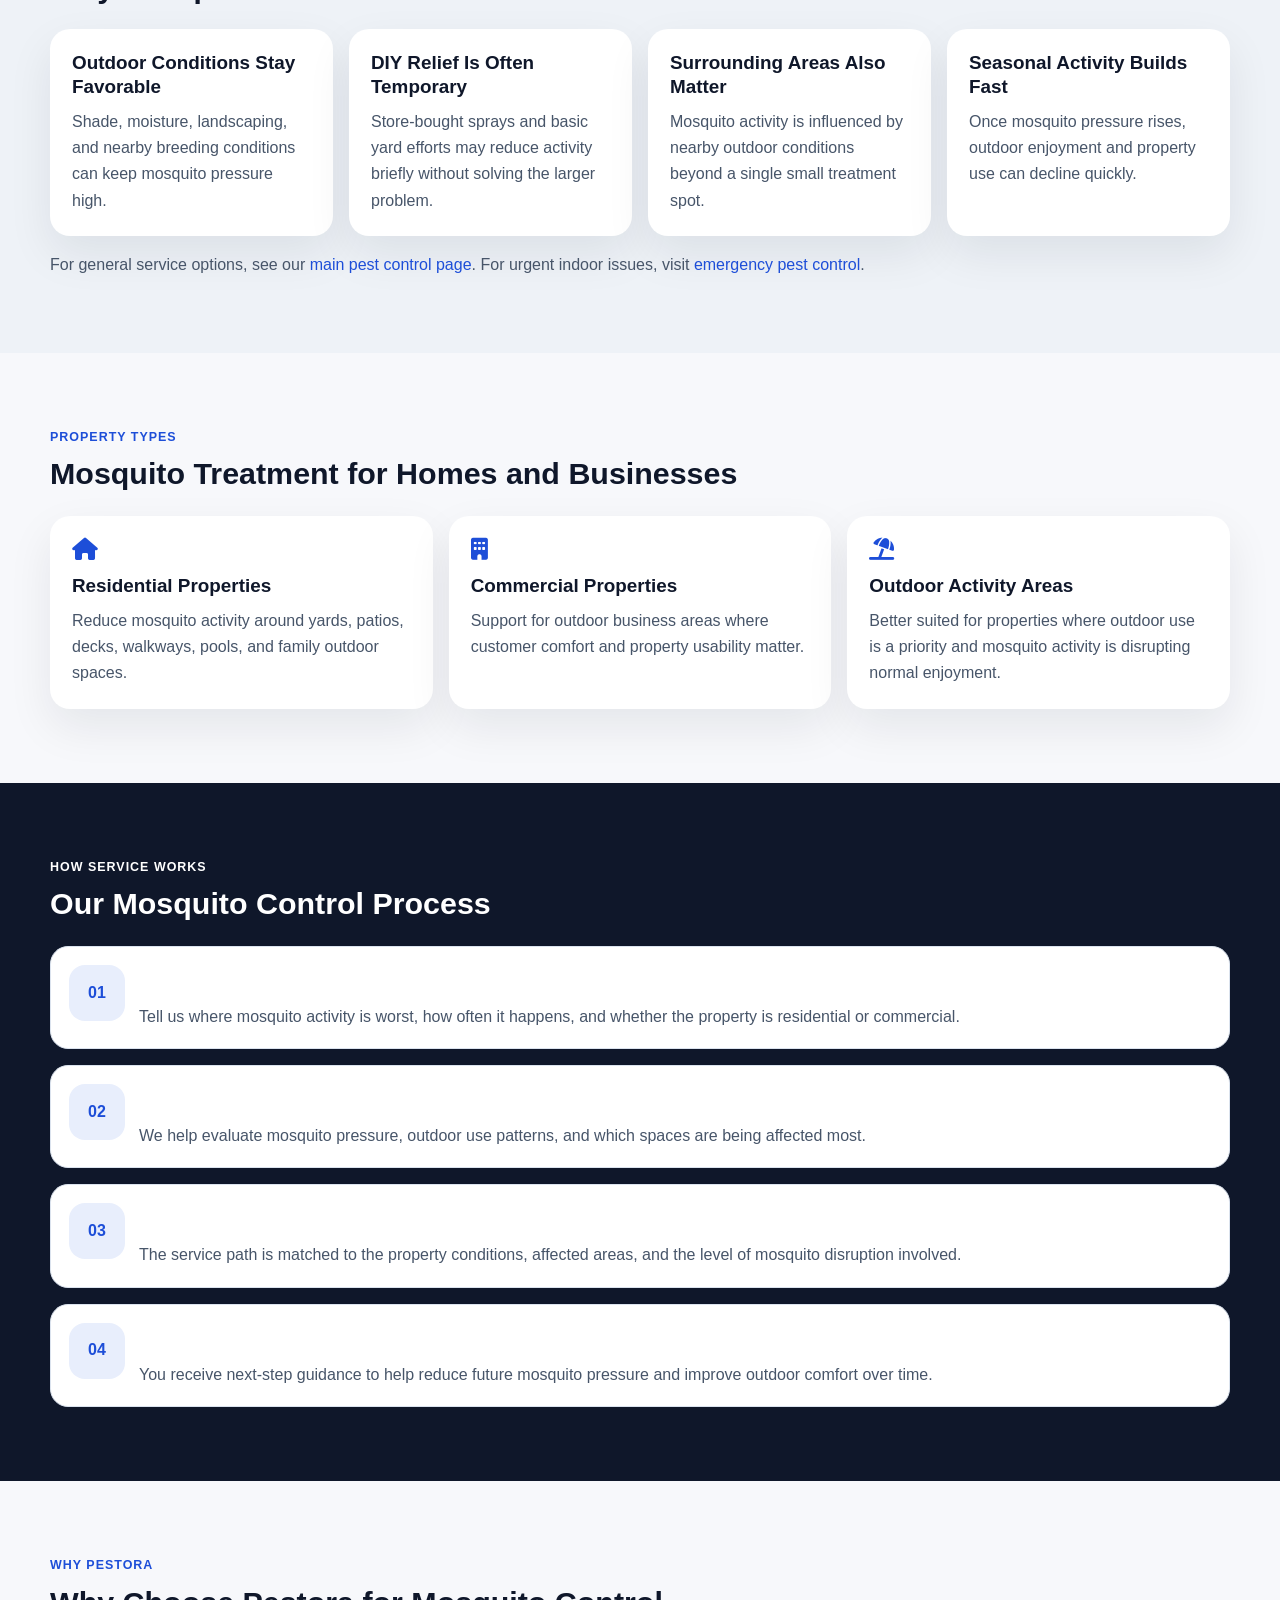
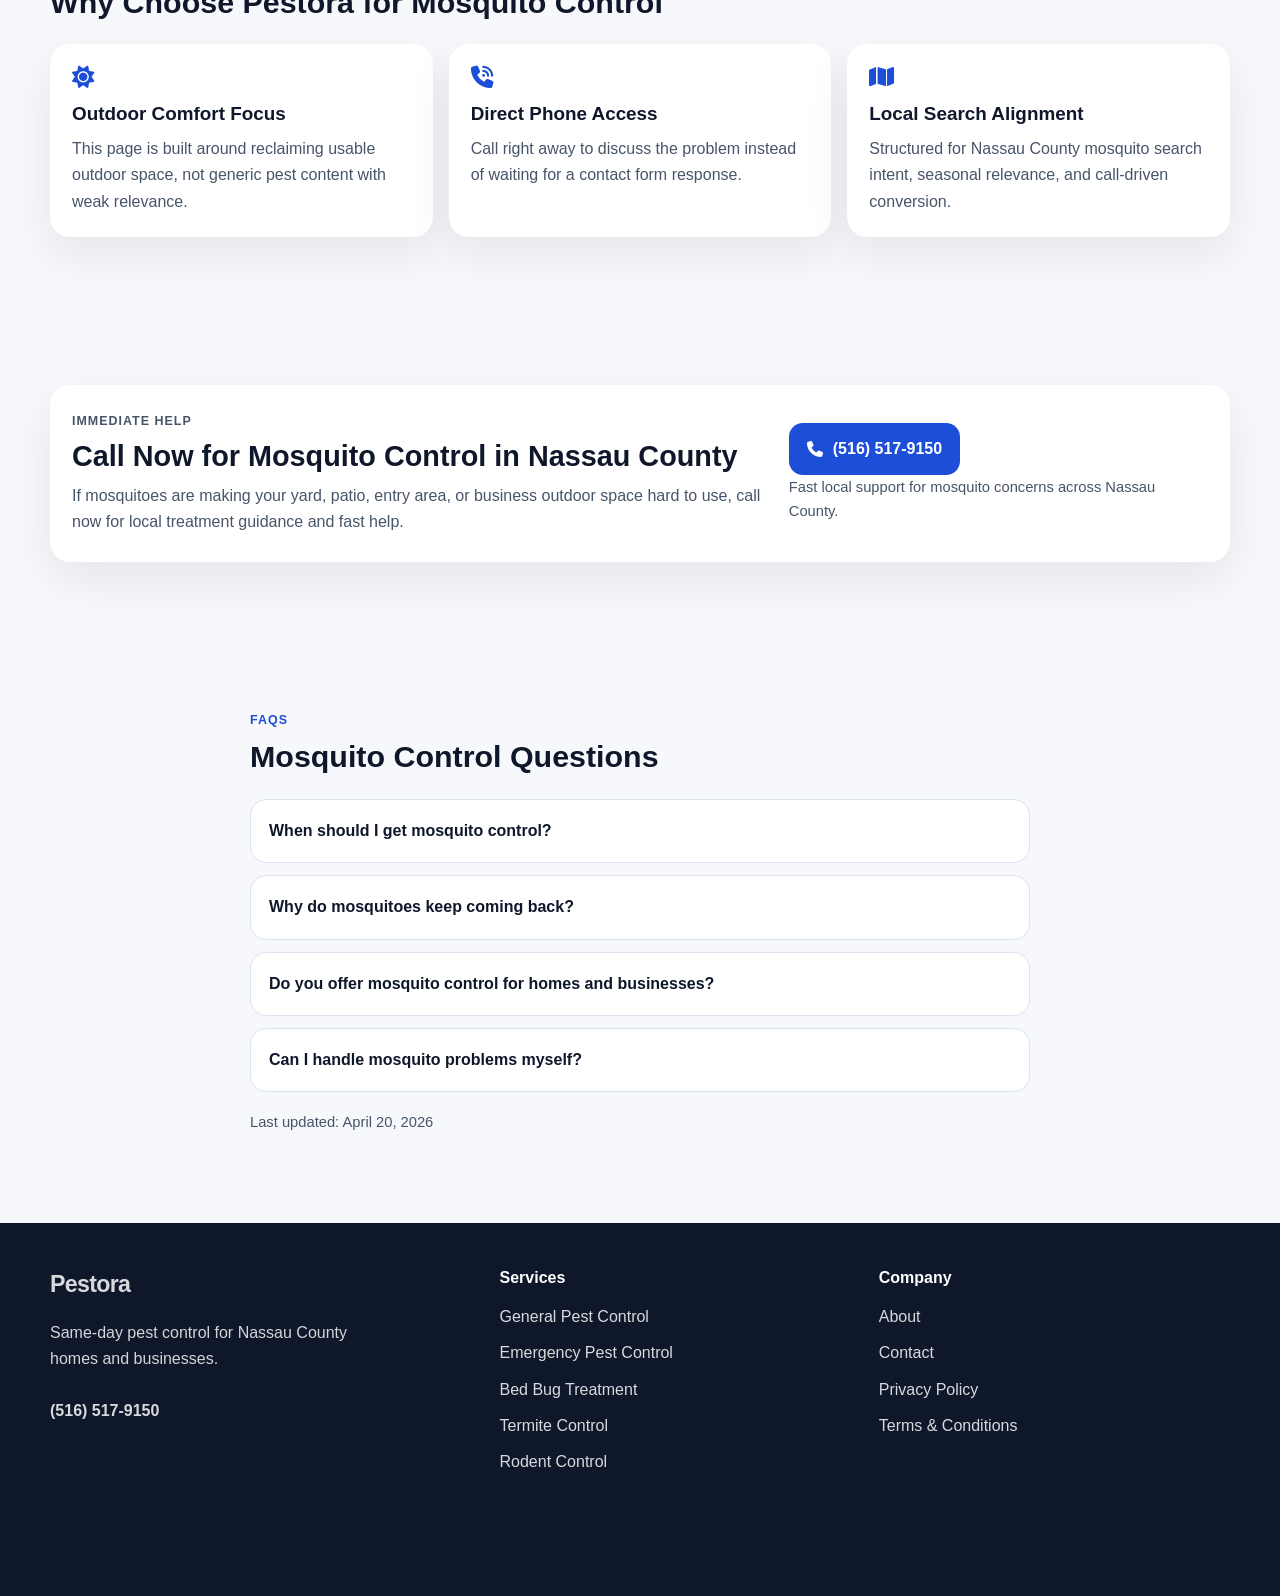
<file: mosquito-control-nassau-county.html>
<!DOCTYPE html>
<html lang="en">
<head>
  <meta charset="UTF-8" />
  <meta name="viewport" content="width=device-width, initial-scale=1.0" />
  <title>Mosquito Control Nassau County | Backyard Mosquito Treatment</title>
  <meta name="description" content="Professional mosquito control in Nassau County for homes and businesses. Reduce mosquito activity around yards, patios, and outdoor areas. Call now." />
  <meta name="robots" content="index, follow" />
  <link rel="canonical" href="https://www.pestora.com/mosquito-control-nassau-county.html" />

  <meta property="og:title" content="Mosquito Control Nassau County | Backyard Mosquito Treatment" />
  <meta property="og:description" content="Mosquito control in Nassau County for homes and businesses with outdoor treatment focused on reducing mosquito activity." />
  <meta property="og:type" content="website" />
  <meta property="og:url" content="https://www.pestora.com/mosquito-control-nassau-county.html" />

  <link rel="preconnect" href="https://fonts.googleapis.com" />
  <link rel="preconnect" href="https://fonts.gstatic.com" crossorigin />
   <link
    rel="stylesheet"
    href="https://cdnjs.cloudflare.com/ajax/libs/font-awesome/6.5.2/css/all.min.css"/>
  <link rel="stylesheet" href="style.css" />

  <script type="application/ld+json">
  {
    "@context": "https://schema.org",
    "@type": "Service",
    "name": "Mosquito Control Nassau County",
    "serviceType": "Mosquito Control",
    "provider": {
      "@type": "LocalBusiness",
      "name": "Pestora",
      "telephone": "+1-516-517-9150",
      "url": "https://www.pestora.com/index.html"
    },
    "areaServed": {
      "@type": "AdministrativeArea",
      "name": "Nassau County, New York"
    },
    "url": "https://www.pestora.com/mosquito-control-nassau-county.html",
    "description": "Professional mosquito control in Nassau County for residential and commercial outdoor spaces."
  }
  </script>

  <script type="application/ld+json">
  {
    "@context": "https://schema.org",
    "@type": "FAQPage",
    "mainEntity": [
      {
        "@type": "Question",
        "name": "When should I get mosquito control?",
        "acceptedAnswer": {
          "@type": "Answer",
          "text": "Mosquito control is helpful when mosquito activity starts affecting the use of yards, patios, entry areas, or outdoor commercial spaces."
        }
      },
      {
        "@type": "Question",
        "name": "Why do mosquitoes keep coming back?",
        "acceptedAnswer": {
          "@type": "Answer",
          "text": "Mosquitoes often return because of favorable outdoor conditions, nearby breeding areas, moisture, shade, and untreated surrounding spaces."
        }
      },
      {
        "@type": "Question",
        "name": "Do you offer mosquito control in Nassau County for homes and businesses?",
        "acceptedAnswer": {
          "@type": "Answer",
          "text": "Yes. Mosquito control is available for both residential and commercial properties across Nassau County."
        }
      },
      {
        "@type": "Question",
        "name": "Can I handle mosquito problems myself?",
        "acceptedAnswer": {
          "@type": "Answer",
          "text": "Basic DIY steps may help temporarily, but professional mosquito treatment is often more effective when activity is persistent or affecting regular outdoor use."
        }
      }
    ]
  }
  </script>
</head>
<body>
  <a class="sticky-call" href="tel:+15165179150" aria-label="Call Pestora now">
    <i class="fa-solid fa-phone-volume"></i>
    <span>Call Now</span>
  </a>

  <header class="site-header">
    <div class="container header-inner">
      <a href="index.html" class="logo">Pestora</a>

      <button class="nav-toggle" aria-label="Open navigation" aria-expanded="false">
        <i class="fa-solid fa-bars"></i>
      </button>

      <nav class="site-nav">
        <a href="index.html">Home</a>
        <a href="emergency-pest-control-nassau-county.html">Emergency</a>
        <a href="bed-bug-treatment-nassau-county.html">Bed Bugs</a>
        <a href="termite-control-nassau-county.html">Termites</a>
        <a href="rodent-control-nassau-county.html">Rodents</a>
        <a href="contact.html">Contact</a>
      </nav>

      <a class="header-call" href="tel:+15165179150">
        <i class="fa-solid fa-phone"></i>
        <span>(516) 517-9150</span>
      </a>
    </div>
  </header>

  <main>
    <section class="hero">
      <div class="container hero-grid">
        <div class="hero-copy">
          <p class="eyebrow">Outdoor Mosquito Help in Nassau County</p>
          <h1>Mosquito Control Nassau County – Outdoor Treatment for Homes and Businesses</h1>
          <p class="hero-text">
            Mosquito activity can make outdoor spaces hard to enjoy and harder to use for daily life,
            guests, or customers. Pestora provides mosquito control in Nassau County for yards, patios,
            entry areas, and other outdoor spaces where mosquito pressure becomes a problem.
          </p>

          <div class="hero-points">
            <div><i class="fa-solid fa-circle-check"></i><span>Outdoor Treatment Focus</span></div>
            <div><i class="fa-solid fa-circle-check"></i><span>Residential and Commercial Service</span></div>
            <div><i class="fa-solid fa-circle-check"></i><span>Direct Click-to-Call Support</span></div>
          </div>

          <div class="hero-actions">
            <a class="btn btn-primary" href="tel:+15165179150">
              <i class="fa-solid fa-phone"></i>
              Call Now
            </a>
            <a class="btn btn-secondary" href="index.html">
              View All Services
            </a>
          </div>

          <p class="micro-copy">
            Better outdoor comfort starts with reducing mosquito activity at the source.
          </p>
        </div>

        <aside class="hero-card">
          <div class="card-badge">Seasonal Outdoor Problem</div>
          <h2>Mosquitoes Taking Over Your Yard?</h2>
          <p>
            If bites are disrupting time outdoors around patios, walkways, seating areas, or entrances,
            call now for local mosquito control in Nassau County.
          </p>

          <ul class="card-list">
            <li><i class="fa-solid fa-mosquito"></i><span>Backyards and patios</span></li>
            <li><i class="fa-solid fa-house"></i><span>Homes and rentals</span></li>
            <li><i class="fa-solid fa-building"></i><span>Commercial outdoor areas</span></li>
            <li><i class="fa-solid fa-phone-volume"></i><span>Fast phone response</span></li>
          </ul>

          <a class="btn btn-primary btn-block" href="tel:+15165179150">
            <i class="fa-solid fa-phone-volume"></i>
            (516) 517-9150
          </a>
        </aside>
      </div>
    </section>

    <section class="trust-strip">
      <div class="container trust-grid">
        <div class="trust-item">
          <i class="fa-solid fa-mosquito"></i>
          <span>Mosquito-Focused Service</span>
        </div>
        <div class="trust-item">
          <i class="fa-solid fa-location-dot"></i>
          <span>Nassau County Coverage</span>
        </div>
        <div class="trust-item">
          <i class="fa-solid fa-phone"></i>
          <span>Call-Only Conversion Path</span>
        </div>
      </div>
    </section>

    <section class="section">
      <div class="container narrow">
        <div class="section-heading">
          <p class="section-label">When to Act</p>
          <h2>When You Need Mosquito Control</h2>
        </div>

        <p>
          Mosquito problems become more obvious when outdoor spaces stop feeling usable. You may notice
          frequent bites in the yard, heavy activity near patios and entrances, or growing frustration
          whenever people try to spend time outside.
        </p>

        <p>
          For homes, this often affects backyards, decks, pool areas, and seating spaces. For businesses,
          mosquitoes can affect entrances, outdoor waiting areas, customer spaces, and staff comfort.
        </p>

        <p>
          If mosquito activity is consistently interfering with outdoor use, it is time to call.
        </p>
      </div>
    </section>

    <section class="section section-alt">
      <div class="container">
        <div class="section-heading">
          <p class="section-label">Why They Return</p>
          <h2>Why Mosquito Problems Return</h2>
        </div>

        <div class="problem-grid">
          <article class="problem-card">
            <h3>Outdoor Conditions Stay Favorable</h3>
            <p>Shade, moisture, landscaping, and nearby breeding conditions can keep mosquito pressure high.</p>
          </article>
          <article class="problem-card">
            <h3>DIY Relief Is Often Temporary</h3>
            <p>Store-bought sprays and basic yard efforts may reduce activity briefly without solving the larger problem.</p>
          </article>
          <article class="problem-card">
            <h3>Surrounding Areas Also Matter</h3>
            <p>Mosquito activity is influenced by nearby outdoor conditions beyond a single small treatment spot.</p>
          </article>
          <article class="problem-card">
            <h3>Seasonal Activity Builds Fast</h3>
            <p>Once mosquito pressure rises, outdoor enjoyment and property use can decline quickly.</p>
          </article>
        </div>

        <p class="support-text" style="margin-top:16px;">
          For general service options, see our <a href="index.html">main pest control page</a>.
          For urgent indoor issues, visit <a href="emergency-pest-control-nassau-county.html">emergency pest control</a>.
        </p>
      </div>
    </section>

    <section class="section">
      <div class="container">
        <div class="section-heading">
          <p class="section-label">Property Types</p>
          <h2>Mosquito Treatment for Homes and Businesses</h2>
        </div>

        <div class="feature-grid">
          <article class="service-card">
            <i class="fa-solid fa-house"></i>
            <h3>Residential Properties</h3>
            <p>Reduce mosquito activity around yards, patios, decks, walkways, pools, and family outdoor spaces.</p>
          </article>

          <article class="service-card">
            <i class="fa-solid fa-building"></i>
            <h3>Commercial Properties</h3>
            <p>Support for outdoor business areas where customer comfort and property usability matter.</p>
          </article>

          <article class="service-card">
            <i class="fa-solid fa-umbrella-beach"></i>
            <h3>Outdoor Activity Areas</h3>
            <p>Better suited for properties where outdoor use is a priority and mosquito activity is disrupting normal enjoyment.</p>
          </article>
        </div>
      </div>
    </section>

    <section class="section section-dark">
      <div class="container">
        <div class="section-heading light">
          <p class="section-label">How Service Works</p>
          <h2>Our Mosquito Control Process</h2>
        </div>

        <div class="steps">
          <div class="step">
            <span class="step-number">01</span>
            <div>
              <h3>Call and Describe the Outdoor Problem</h3>
              <p>Tell us where mosquito activity is worst, how often it happens, and whether the property is residential or commercial.</p>
            </div>
          </div>

          <div class="step">
            <span class="step-number">02</span>
            <div>
              <h3>Assessment of Activity and Use Areas</h3>
              <p>We help evaluate mosquito pressure, outdoor use patterns, and which spaces are being affected most.</p>
            </div>
          </div>

          <div class="step">
            <span class="step-number">03</span>
            <div>
              <h3>Targeted Outdoor Treatment Direction</h3>
              <p>The service path is matched to the property conditions, affected areas, and the level of mosquito disruption involved.</p>
            </div>
          </div>

          <div class="step">
            <span class="step-number">04</span>
            <div>
              <h3>Practical Prevention Guidance</h3>
              <p>You receive next-step guidance to help reduce future mosquito pressure and improve outdoor comfort over time.</p>
            </div>
          </div>
        </div>
      </div>
    </section>

    <section class="section">
      <div class="container">
        <div class="section-heading">
          <p class="section-label">Why Pestora</p>
          <h2>Why Choose Pestora for Mosquito Control</h2>
        </div>

        <div class="service-grid">
          <article class="service-card">
            <i class="fa-solid fa-sun"></i>
            <h3>Outdoor Comfort Focus</h3>
            <p>This page is built around reclaiming usable outdoor space, not generic pest content with weak relevance.</p>
          </article>

          <article class="service-card">
            <i class="fa-solid fa-phone-volume"></i>
            <h3>Direct Phone Access</h3>
            <p>Call right away to discuss the problem instead of waiting for a contact form response.</p>
          </article>

          <article class="service-card">
            <i class="fa-solid fa-map"></i>
            <h3>Local Search Alignment</h3>
            <p>Structured for Nassau County mosquito search intent, seasonal relevance, and call-driven conversion.</p>
          </article>
        </div>
      </div>
    </section>

    <section class="section cta-section">
      <div class="container cta-box">
        <div>
          <p class="section-label">Immediate Help</p>
          <h2>Call Now for Mosquito Control in Nassau County</h2>
          <p>
            If mosquitoes are making your yard, patio, entry area, or business outdoor space hard to use,
            call now for local treatment guidance and fast help.
          </p>
        </div>
        <div class="cta-actions">
          <a class="btn btn-primary" href="tel:+15165179150">
            <i class="fa-solid fa-phone"></i>
            (516) 517-9150
          </a>
          <p class="micro-copy">Fast local support for mosquito concerns across Nassau County.</p>
        </div>
      </div>
    </section>

    <section class="section faq-section">
      <div class="container narrow">
        <div class="section-heading">
          <p class="section-label">FAQs</p>
          <h2>Mosquito Control Questions</h2>
        </div>

        <div class="faq-list">
          <details>
            <summary>When should I get mosquito control?</summary>
            <p>Mosquito control is helpful when mosquito activity starts interfering with normal use of yards, patios, entry areas, or outdoor business spaces.</p>
          </details>

          <details>
            <summary>Why do mosquitoes keep coming back?</summary>
            <p>Mosquitoes often return because of surrounding outdoor conditions, moisture, shade, and untreated nearby areas.</p>
          </details>

          <details>
            <summary>Do you offer mosquito control for homes and businesses?</summary>
            <p>Yes. We provide mosquito control service positioning for both residential and commercial properties across Nassau County.</p>
          </details>

          <details>
            <summary>Can I handle mosquito problems myself?</summary>
            <p>Basic DIY steps may help temporarily, but professional treatment is often more effective when mosquito activity is persistent and affecting regular outdoor use.</p>
          </details>
        </div>

        <p class="last-updated">Last updated: April 20, 2026</p>
      </div>
    </section>
  </main>

  <footer class="site-footer">
    <div class="container footer-grid">
      <div>
        <a href="index.html" class="logo footer-logo">Pestora</a>
        <p class="footer-text">
          Same-day pest control for Nassau County homes and businesses.
        </p>
        <a class="footer-call" href="tel:+15165179150">(516) 517-9150</a>
      </div>

      <div>
        <h3>Services</h3>
        <ul>
          <li><a href="index.html">General Pest Control</a></li>
          <li><a href="emergency-pest-control-nassau-county.html">Emergency Pest Control</a></li>
          <li><a href="bed-bug-treatment-nassau-county.html">Bed Bug Treatment</a></li>
          <li><a href="termite-control-nassau-county.html">Termite Control</a></li>
          <li><a href="rodent-control-nassau-county.html">Rodent Control</a></li>
        </ul>
      </div>

      <div>
        <h3>Company</h3>
        <ul>
          <li><a href="about.html">About</a></li>
          <li><a href="contact.html">Contact</a></li>
          <li><a href="privacy-policy.html">Privacy Policy</a></li>
          <li><a href="terms-and-conditions.html">Terms &amp; Conditions</a></li>
        </ul>
      </div>
    </div>
  </footer>

  <script src="script.js"></script>
</body>
</html>
</file>
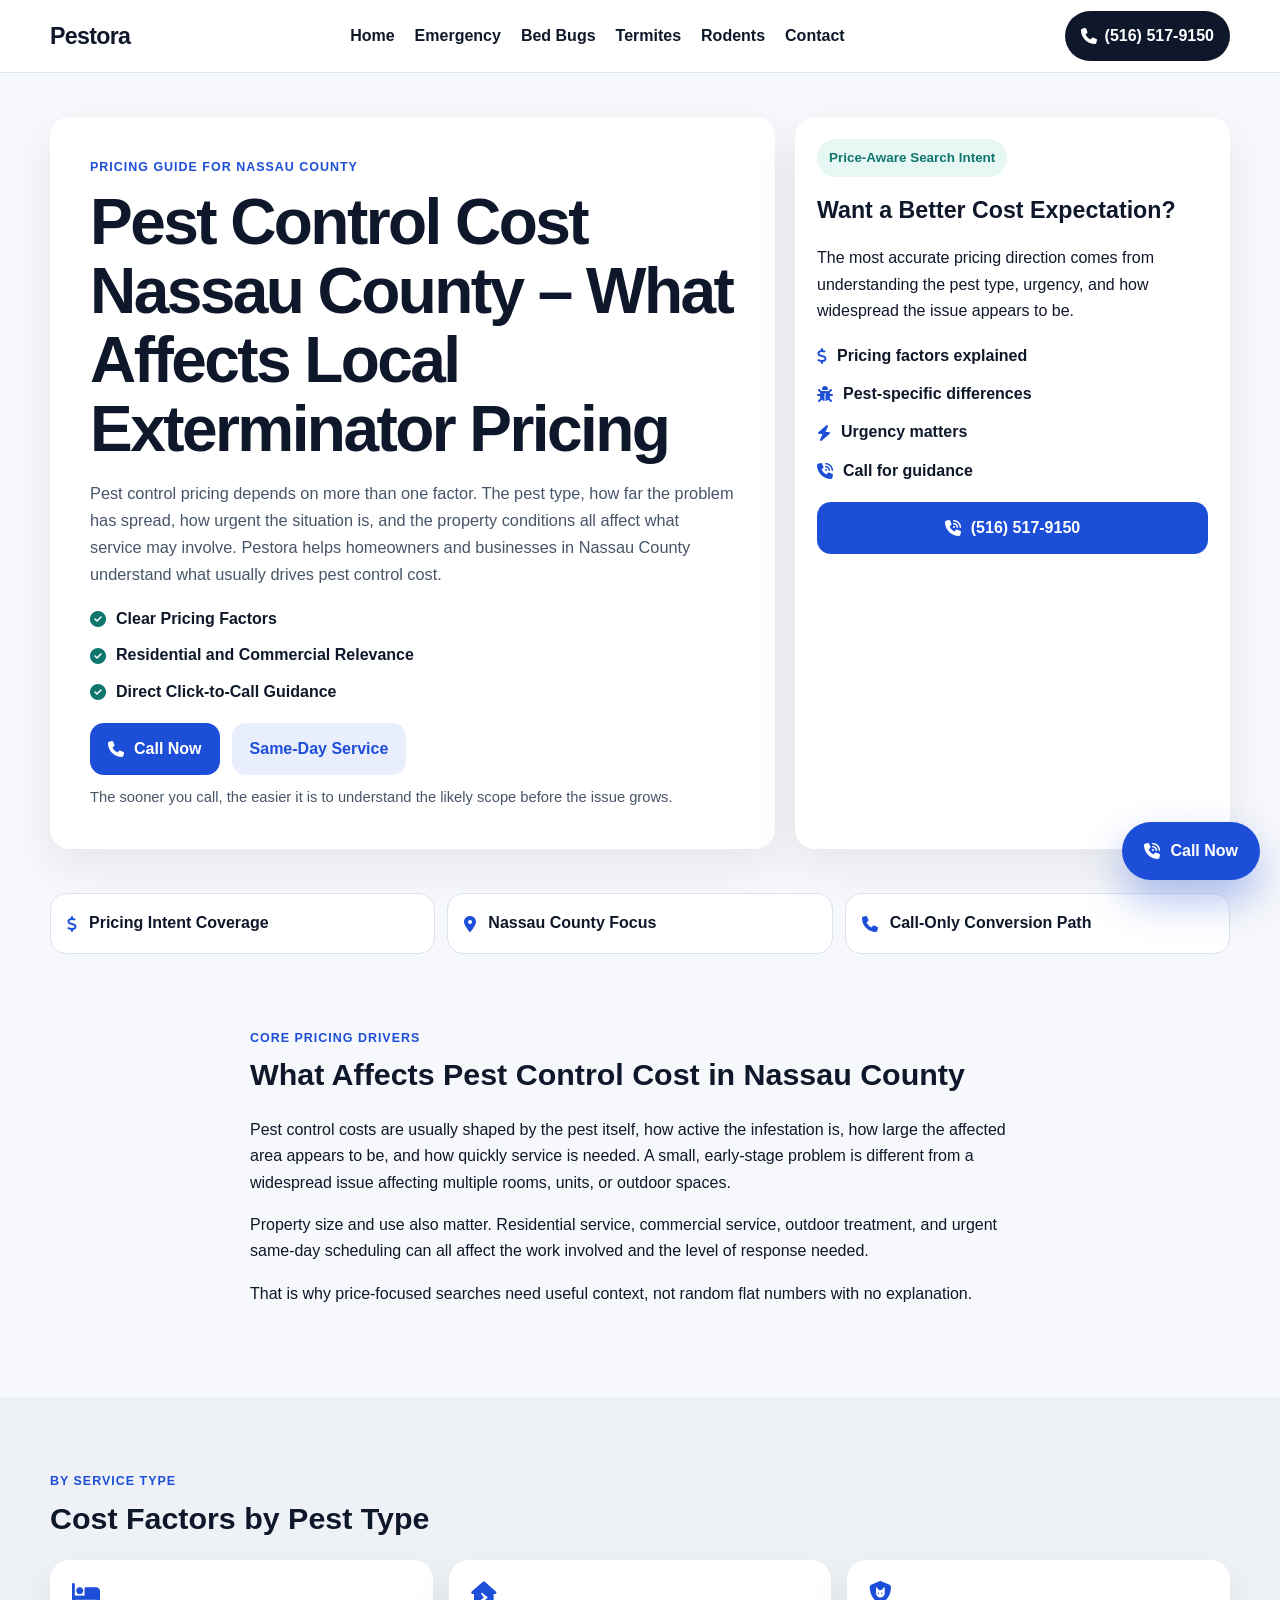
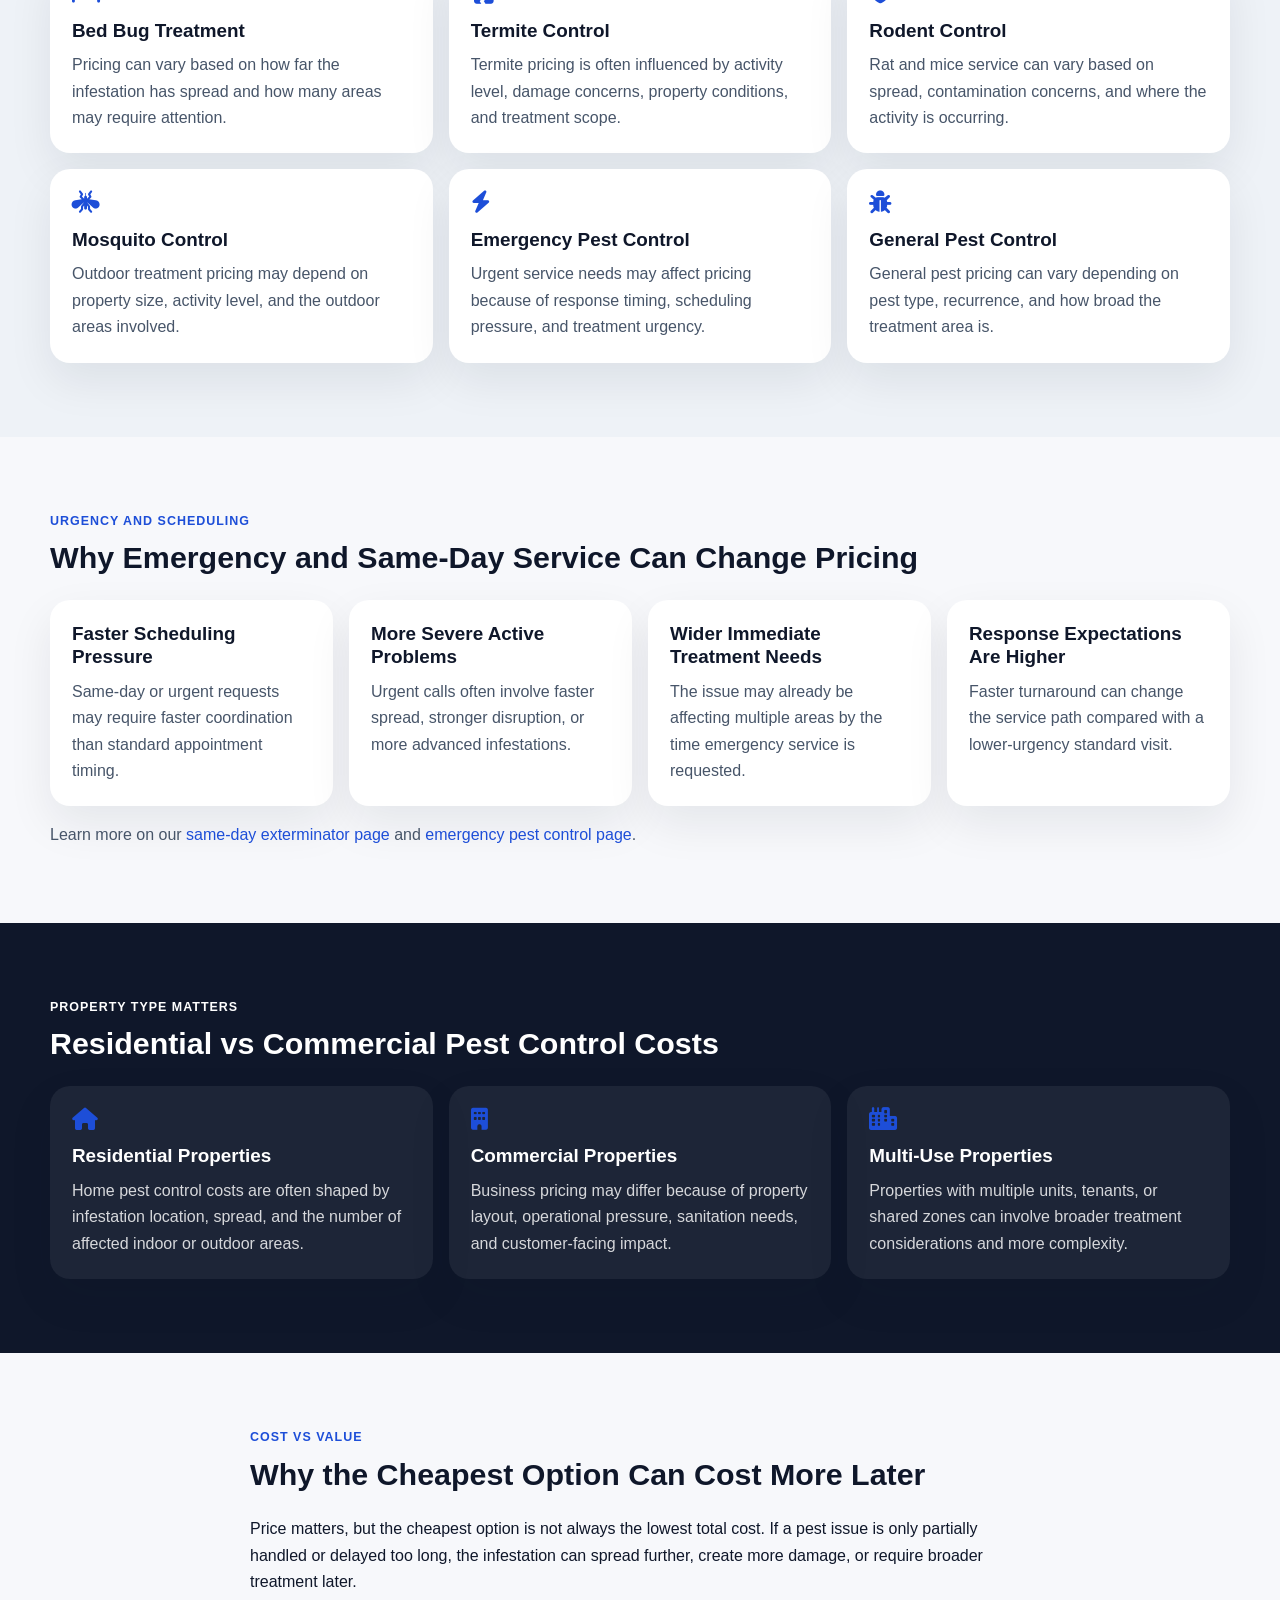
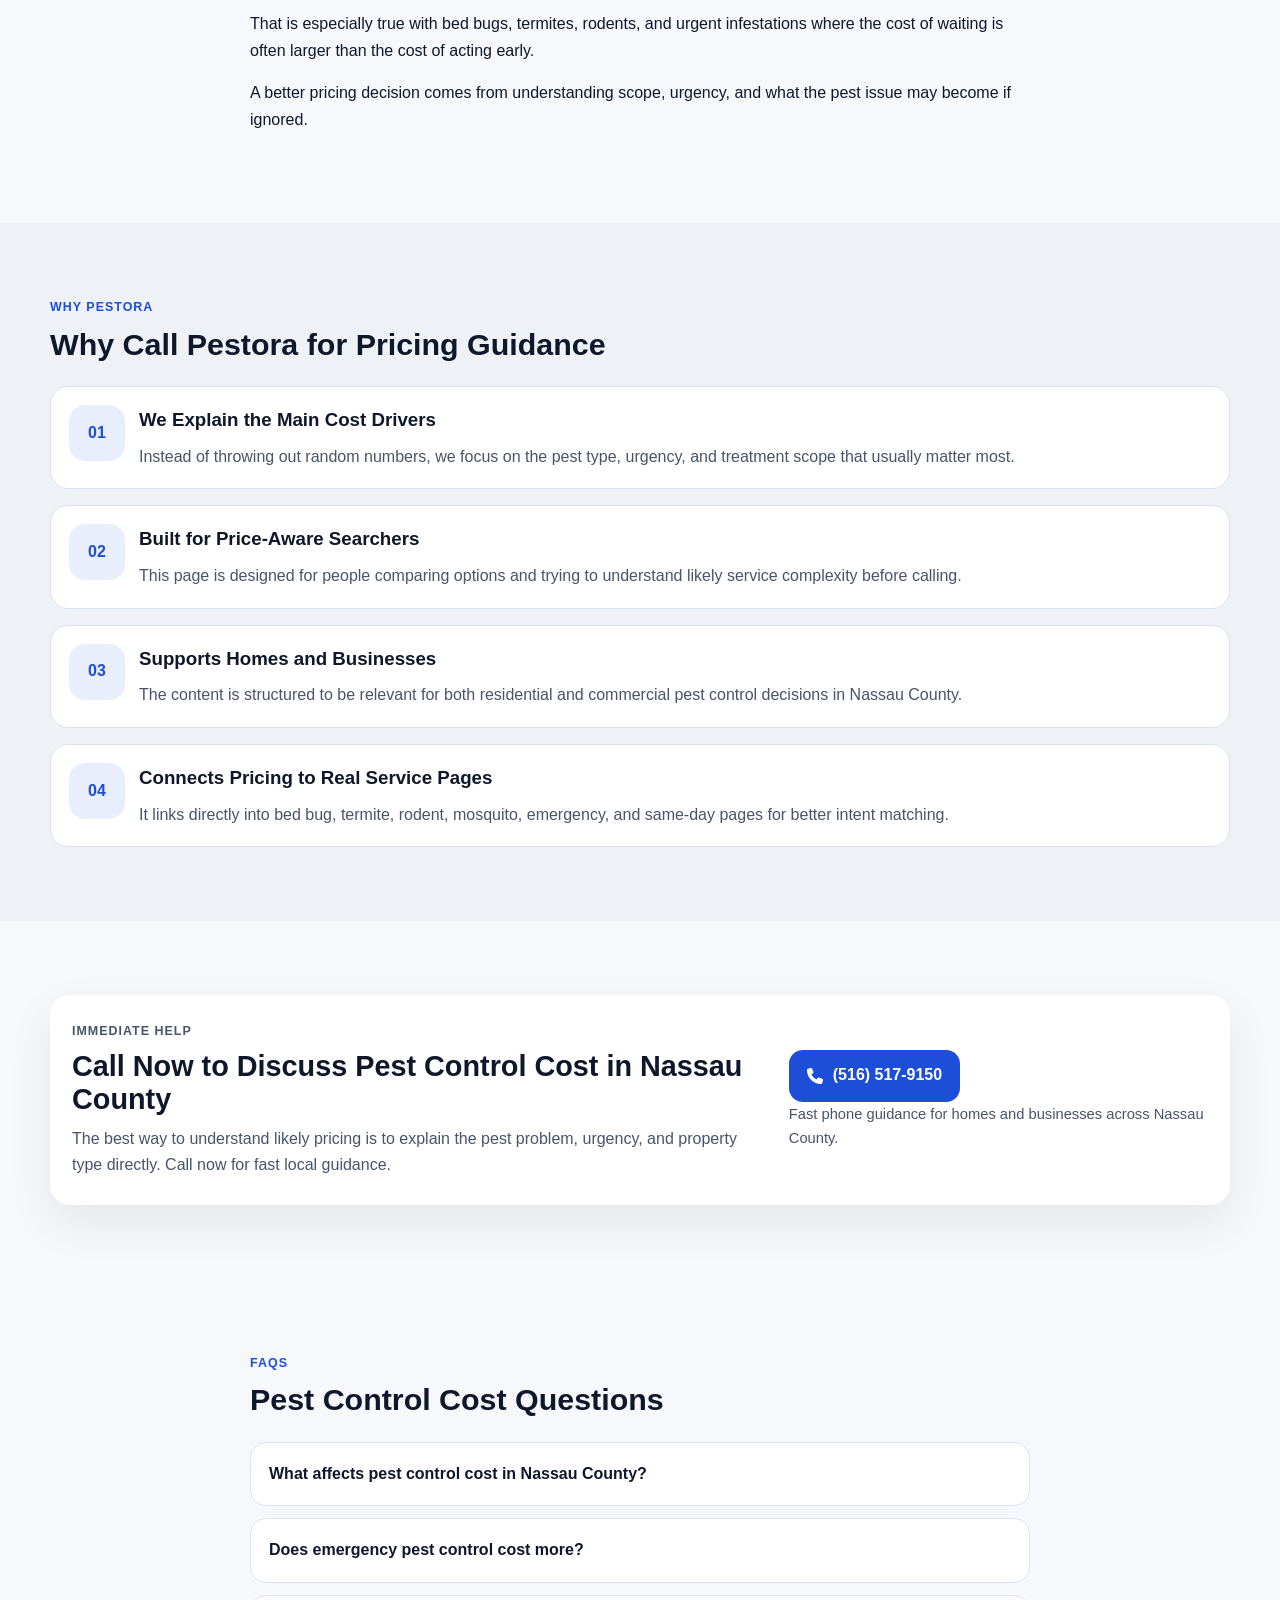
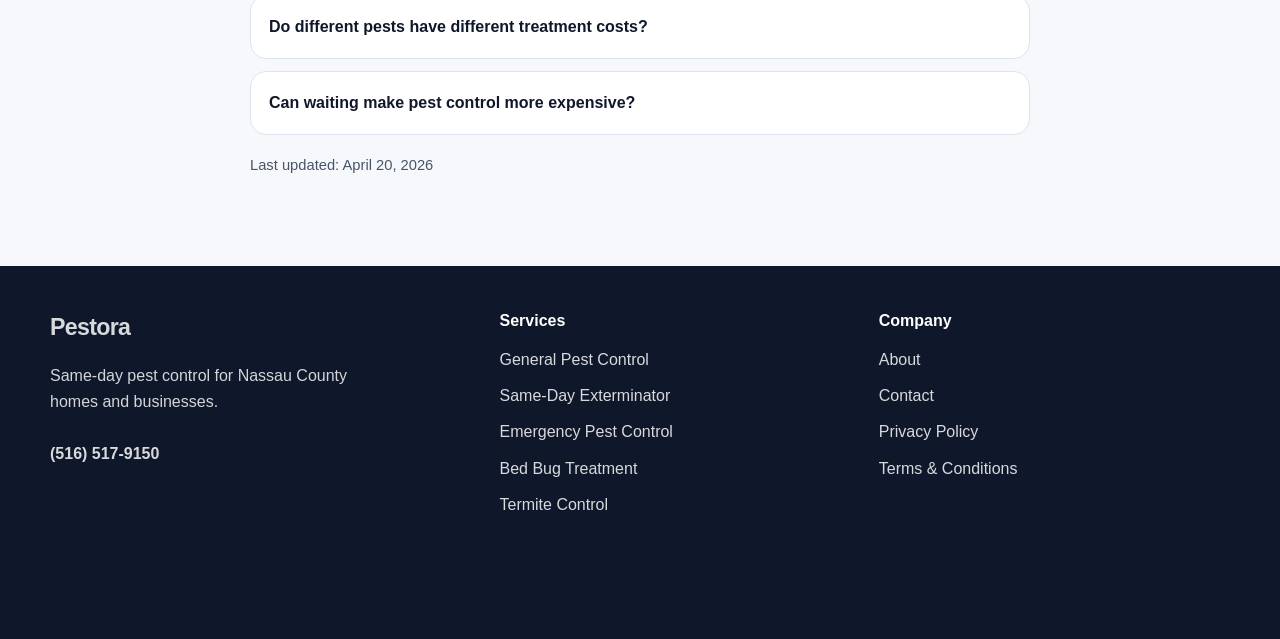
<file: pest-control-cost-nassau-county.html>
<!DOCTYPE html>
<html lang="en">
<head>
  <meta charset="UTF-8" />
  <meta name="viewport" content="width=device-width, initial-scale=1.0" />
  <title>Pest Control Cost Nassau County | Pricing Guide for Local Service</title>
  <meta name="description" content="Learn what affects pest control cost in Nassau County, including pest type, urgency, property size, and treatment scope. Call now for fast local help." />
  <meta name="robots" content="index, follow" />
  <link rel="canonical" href="https://www.pestora.com/pest-control-cost-nassau-county.html" />

  <meta property="og:title" content="Pest Control Cost Nassau County | Pricing Guide for Local Service" />
  <meta property="og:description" content="What affects pest control pricing in Nassau County? Learn how pest type, urgency, and property conditions can change service cost." />
  <meta property="og:type" content="website" />
  <meta property="og:url" content="https://www.pestora.com/pest-control-cost-nassau-county.html" />

  <link rel="preconnect" href="https://fonts.googleapis.com" />
  <link rel="preconnect" href="https://fonts.gstatic.com" crossorigin />
   <link
    rel="stylesheet"
    href="https://cdnjs.cloudflare.com/ajax/libs/font-awesome/6.5.2/css/all.min.css"/>
  <link rel="stylesheet" href="style.css" />

  <script type="application/ld+json">
  {
    "@context": "https://schema.org",
    "@type": "Service",
    "name": "Pest Control Cost Nassau County",
    "serviceType": "Pest Control Pricing Information",
    "provider": {
      "@type": "LocalBusiness",
      "name": "Pestora",
      "telephone": "+1-516-517-9150",
      "url": "https://www.pestora.com/index.html"
    },
    "areaServed": {
      "@type": "AdministrativeArea",
      "name": "Nassau County, New York"
    },
    "url": "https://www.pestora.com/pest-control-cost-nassau-county.html",
    "description": "Pricing guidance for pest control in Nassau County based on pest type, urgency, property conditions, and treatment scope."
  }
  </script>

  <script type="application/ld+json">
  {
    "@context": "https://schema.org",
    "@type": "FAQPage",
    "mainEntity": [
      {
        "@type": "Question",
        "name": "What affects pest control cost in Nassau County?",
        "acceptedAnswer": {
          "@type": "Answer",
          "text": "Pricing usually depends on pest type, infestation severity, property size, urgency, treatment complexity, and whether the property is residential or commercial."
        }
      },
      {
        "@type": "Question",
        "name": "Does emergency pest control cost more?",
        "acceptedAnswer": {
          "@type": "Answer",
          "text": "Emergency or same-day service can affect pricing because it may require faster scheduling, urgent response, or more immediate treatment needs."
        }
      },
      {
        "@type": "Question",
        "name": "Do different pests have different treatment costs?",
        "acceptedAnswer": {
          "@type": "Answer",
          "text": "Yes. Bed bugs, termites, rodents, mosquitoes, and general pest issues can require different treatment approaches, which may affect pricing."
        }
      },
      {
        "@type": "Question",
        "name": "Can waiting make pest control more expensive?",
        "acceptedAnswer": {
          "@type": "Answer",
          "text": "Yes. Waiting can allow infestations to spread, increase damage, and create wider treatment needs that may raise overall cost."
        }
      }
    ]
  }
  </script>
</head>
<body>
  <a class="sticky-call" href="tel:+15165179150" aria-label="Call Pestora now">
    <i class="fa-solid fa-phone-volume"></i>
    <span>Call Now</span>
  </a>

  <header class="site-header">
    <div class="container header-inner">
      <a href="index.html" class="logo">Pestora</a>

      <button class="nav-toggle" aria-label="Open navigation" aria-expanded="false">
        <i class="fa-solid fa-bars"></i>
      </button>

      <nav class="site-nav">
        <a href="index.html">Home</a>
        <a href="emergency-pest-control-nassau-county.html">Emergency</a>
        <a href="bed-bug-treatment-nassau-county.html">Bed Bugs</a>
        <a href="termite-control-nassau-county.html">Termites</a>
        <a href="rodent-control-nassau-county.html">Rodents</a>
        <a href="contact.html">Contact</a>
      </nav>

      <a class="header-call" href="tel:+15165179150">
        <i class="fa-solid fa-phone"></i>
        <span>(516) 517-9150</span>
      </a>
    </div>
  </header>

  <main>
    <section class="hero">
      <div class="container hero-grid">
        <div class="hero-copy">
          <p class="eyebrow">Pricing Guide for Nassau County</p>
          <h1>Pest Control Cost Nassau County – What Affects Local Exterminator Pricing</h1>
          <p class="hero-text">
            Pest control pricing depends on more than one factor. The pest type, how far the
            problem has spread, how urgent the situation is, and the property conditions all
            affect what service may involve. Pestora helps homeowners and businesses in Nassau
            County understand what usually drives pest control cost.
          </p>

          <div class="hero-points">
            <div><i class="fa-solid fa-circle-check"></i><span>Clear Pricing Factors</span></div>
            <div><i class="fa-solid fa-circle-check"></i><span>Residential and Commercial Relevance</span></div>
            <div><i class="fa-solid fa-circle-check"></i><span>Direct Click-to-Call Guidance</span></div>
          </div>

          <div class="hero-actions">
            <a class="btn btn-primary" href="tel:+15165179150">
              <i class="fa-solid fa-phone"></i>
              Call Now
            </a>
            <a class="btn btn-secondary" href="same-day-exterminator-nassau-county.html">
              Same-Day Service
            </a>
          </div>

          <p class="micro-copy">
            The sooner you call, the easier it is to understand the likely scope before the issue grows.
          </p>
        </div>

        <aside class="hero-card">
          <div class="card-badge">Price-Aware Search Intent</div>
          <h2>Want a Better Cost Expectation?</h2>
          <p>
            The most accurate pricing direction comes from understanding the pest type, urgency,
            and how widespread the issue appears to be.
          </p>

          <ul class="card-list">
            <li><i class="fa-solid fa-dollar-sign"></i><span>Pricing factors explained</span></li>
            <li><i class="fa-solid fa-bug"></i><span>Pest-specific differences</span></li>
            <li><i class="fa-solid fa-bolt"></i><span>Urgency matters</span></li>
            <li><i class="fa-solid fa-phone-volume"></i><span>Call for guidance</span></li>
          </ul>

          <a class="btn btn-primary btn-block" href="tel:+15165179150">
            <i class="fa-solid fa-phone-volume"></i>
            (516) 517-9150
          </a>
        </aside>
      </div>
    </section>

    <section class="trust-strip">
      <div class="container trust-grid">
        <div class="trust-item">
          <i class="fa-solid fa-dollar-sign"></i>
          <span>Pricing Intent Coverage</span>
        </div>
        <div class="trust-item">
          <i class="fa-solid fa-location-dot"></i>
          <span>Nassau County Focus</span>
        </div>
        <div class="trust-item">
          <i class="fa-solid fa-phone"></i>
          <span>Call-Only Conversion Path</span>
        </div>
      </div>
    </section>

    <section class="section">
      <div class="container narrow">
        <div class="section-heading">
          <p class="section-label">Core Pricing Drivers</p>
          <h2>What Affects Pest Control Cost in Nassau County</h2>
        </div>

        <p>
          Pest control costs are usually shaped by the pest itself, how active the infestation is,
          how large the affected area appears to be, and how quickly service is needed. A small,
          early-stage problem is different from a widespread issue affecting multiple rooms, units,
          or outdoor spaces.
        </p>

        <p>
          Property size and use also matter. Residential service, commercial service, outdoor treatment,
          and urgent same-day scheduling can all affect the work involved and the level of response needed.
        </p>

        <p>
          That is why price-focused searches need useful context, not random flat numbers with no explanation.
        </p>
      </div>
    </section>

    <section class="section section-alt">
      <div class="container">
        <div class="section-heading">
          <p class="section-label">By Service Type</p>
          <h2>Cost Factors by Pest Type</h2>
        </div>

        <div class="service-grid">
          <a class="service-card" href="bed-bug-treatment-nassau-county.html">
            <i class="fa-solid fa-bed"></i>
            <h3>Bed Bug Treatment</h3>
            <p>Pricing can vary based on how far the infestation has spread and how many areas may require attention.</p>
          </a>

          <a class="service-card" href="termite-control-nassau-county.html">
            <i class="fa-solid fa-house-crack"></i>
            <h3>Termite Control</h3>
            <p>Termite pricing is often influenced by activity level, damage concerns, property conditions, and treatment scope.</p>
          </a>

          <a class="service-card" href="rodent-control-nassau-county.html">
            <i class="fa-solid fa-shield-cat"></i>
            <h3>Rodent Control</h3>
            <p>Rat and mice service can vary based on spread, contamination concerns, and where the activity is occurring.</p>
          </a>

          <a class="service-card" href="mosquito-control-nassau-county.html">
            <i class="fa-solid fa-mosquito"></i>
            <h3>Mosquito Control</h3>
            <p>Outdoor treatment pricing may depend on property size, activity level, and the outdoor areas involved.</p>
          </a>

          <a class="service-card" href="emergency-pest-control-nassau-county.html">
            <i class="fa-solid fa-bolt"></i>
            <h3>Emergency Pest Control</h3>
            <p>Urgent service needs may affect pricing because of response timing, scheduling pressure, and treatment urgency.</p>
          </a>

          <a class="service-card" href="index.html">
            <i class="fa-solid fa-bug"></i>
            <h3>General Pest Control</h3>
            <p>General pest pricing can vary depending on pest type, recurrence, and how broad the treatment area is.</p>
          </a>
        </div>
      </div>
    </section>

    <section class="section">
      <div class="container">
        <div class="section-heading">
          <p class="section-label">Urgency and Scheduling</p>
          <h2>Why Emergency and Same-Day Service Can Change Pricing</h2>
        </div>

        <div class="problem-grid">
          <article class="problem-card">
            <h3>Faster Scheduling Pressure</h3>
            <p>Same-day or urgent requests may require faster coordination than standard appointment timing.</p>
          </article>
          <article class="problem-card">
            <h3>More Severe Active Problems</h3>
            <p>Urgent calls often involve faster spread, stronger disruption, or more advanced infestations.</p>
          </article>
          <article class="problem-card">
            <h3>Wider Immediate Treatment Needs</h3>
            <p>The issue may already be affecting multiple areas by the time emergency service is requested.</p>
          </article>
          <article class="problem-card">
            <h3>Response Expectations Are Higher</h3>
            <p>Faster turnaround can change the service path compared with a lower-urgency standard visit.</p>
          </article>
        </div>

        <p class="support-text" style="margin-top:16px;">
          Learn more on our
          <a href="same-day-exterminator-nassau-county.html">same-day exterminator page</a>
          and
          <a href="emergency-pest-control-nassau-county.html">emergency pest control page</a>.
        </p>
      </div>
    </section>

    <section class="section section-dark">
      <div class="container">
        <div class="section-heading light">
          <p class="section-label">Property Type Matters</p>
          <h2>Residential vs Commercial Pest Control Costs</h2>
        </div>

        <div class="feature-grid">
          <article class="feature-card">
            <i class="fa-solid fa-house"></i>
            <h3>Residential Properties</h3>
            <p>Home pest control costs are often shaped by infestation location, spread, and the number of affected indoor or outdoor areas.</p>
          </article>

          <article class="feature-card">
            <i class="fa-solid fa-building"></i>
            <h3>Commercial Properties</h3>
            <p>Business pricing may differ because of property layout, operational pressure, sanitation needs, and customer-facing impact.</p>
          </article>

          <article class="feature-card">
            <i class="fa-solid fa-city"></i>
            <h3>Multi-Use Properties</h3>
            <p>Properties with multiple units, tenants, or shared zones can involve broader treatment considerations and more complexity.</p>
          </article>
        </div>
      </div>
    </section>

    <section class="section">
      <div class="container narrow">
        <div class="section-heading">
          <p class="section-label">Cost vs Value</p>
          <h2>Why the Cheapest Option Can Cost More Later</h2>
        </div>

        <p>
          Price matters, but the cheapest option is not always the lowest total cost. If a pest issue
          is only partially handled or delayed too long, the infestation can spread further, create more
          damage, or require broader treatment later.
        </p>

        <p>
          That is especially true with bed bugs, termites, rodents, and urgent infestations where the
          cost of waiting is often larger than the cost of acting early.
        </p>

        <p>
          A better pricing decision comes from understanding scope, urgency, and what the pest issue may become if ignored.
        </p>
      </div>
    </section>

    <section class="section section-alt">
      <div class="container">
        <div class="section-heading">
          <p class="section-label">Why Pestora</p>
          <h2>Why Call Pestora for Pricing Guidance</h2>
        </div>

        <div class="steps">
          <div class="step">
            <span class="step-number">01</span>
            <div>
              <h3>We Explain the Main Cost Drivers</h3>
              <p>Instead of throwing out random numbers, we focus on the pest type, urgency, and treatment scope that usually matter most.</p>
            </div>
          </div>

          <div class="step">
            <span class="step-number">02</span>
            <div>
              <h3>Built for Price-Aware Searchers</h3>
              <p>This page is designed for people comparing options and trying to understand likely service complexity before calling.</p>
            </div>
          </div>

          <div class="step">
            <span class="step-number">03</span>
            <div>
              <h3>Supports Homes and Businesses</h3>
              <p>The content is structured to be relevant for both residential and commercial pest control decisions in Nassau County.</p>
            </div>
          </div>

          <div class="step">
            <span class="step-number">04</span>
            <div>
              <h3>Connects Pricing to Real Service Pages</h3>
              <p>It links directly into bed bug, termite, rodent, mosquito, emergency, and same-day pages for better intent matching.</p>
            </div>
          </div>
        </div>
      </div>
    </section>

    <section class="section cta-section">
      <div class="container cta-box">
        <div>
          <p class="section-label">Immediate Help</p>
          <h2>Call Now to Discuss Pest Control Cost in Nassau County</h2>
          <p>
            The best way to understand likely pricing is to explain the pest problem, urgency,
            and property type directly. Call now for fast local guidance.
          </p>
        </div>
        <div class="cta-actions">
          <a class="btn btn-primary" href="tel:+15165179150">
            <i class="fa-solid fa-phone"></i>
            (516) 517-9150
          </a>
          <p class="micro-copy">Fast phone guidance for homes and businesses across Nassau County.</p>
        </div>
      </div>
    </section>

    <section class="section faq-section">
      <div class="container narrow">
        <div class="section-heading">
          <p class="section-label">FAQs</p>
          <h2>Pest Control Cost Questions</h2>
        </div>

        <div class="faq-list">
          <details>
            <summary>What affects pest control cost in Nassau County?</summary>
            <p>Pricing usually depends on pest type, infestation severity, property size, urgency, treatment complexity, and whether the property is residential or commercial.</p>
          </details>

          <details>
            <summary>Does emergency pest control cost more?</summary>
            <p>Emergency or same-day service can affect pricing because it may require faster scheduling and more urgent treatment needs.</p>
          </details>

          <details>
            <summary>Do different pests have different treatment costs?</summary>
            <p>Yes. Bed bugs, termites, rodents, mosquitoes, and general pest issues often require different treatment approaches that can affect pricing.</p>
          </details>

          <details>
            <summary>Can waiting make pest control more expensive?</summary>
            <p>Yes. Waiting can allow infestations to spread and increase damage or treatment scope, which may raise overall cost.</p>
          </details>
        </div>

        <p class="last-updated">Last updated: April 20, 2026</p>
      </div>
    </section>
  </main>

  <footer class="site-footer">
    <div class="container footer-grid">
      <div>
        <a href="index.html" class="logo footer-logo">Pestora</a>
        <p class="footer-text">
          Same-day pest control for Nassau County homes and businesses.
        </p>
        <a class="footer-call" href="tel:+15165179150">(516) 517-9150</a>
      </div>

      <div>
        <h3>Services</h3>
        <ul>
          <li><a href="index.html">General Pest Control</a></li>
          <li><a href="same-day-exterminator-nassau-county.html">Same-Day Exterminator</a></li>
          <li><a href="emergency-pest-control-nassau-county.html">Emergency Pest Control</a></li>
          <li><a href="bed-bug-treatment-nassau-county.html">Bed Bug Treatment</a></li>
          <li><a href="termite-control-nassau-county.html">Termite Control</a></li>
        </ul>
      </div>

      <div>
        <h3>Company</h3>
        <ul>
          <li><a href="about.html">About</a></li>
          <li><a href="contact.html">Contact</a></li>
          <li><a href="privacy-policy.html">Privacy Policy</a></li>
          <li><a href="terms-and-conditions.html">Terms &amp; Conditions</a></li>
        </ul>
      </div>
    </div>
  </footer>

  <script src="script.js"></script>
</body>
</html>
</file>
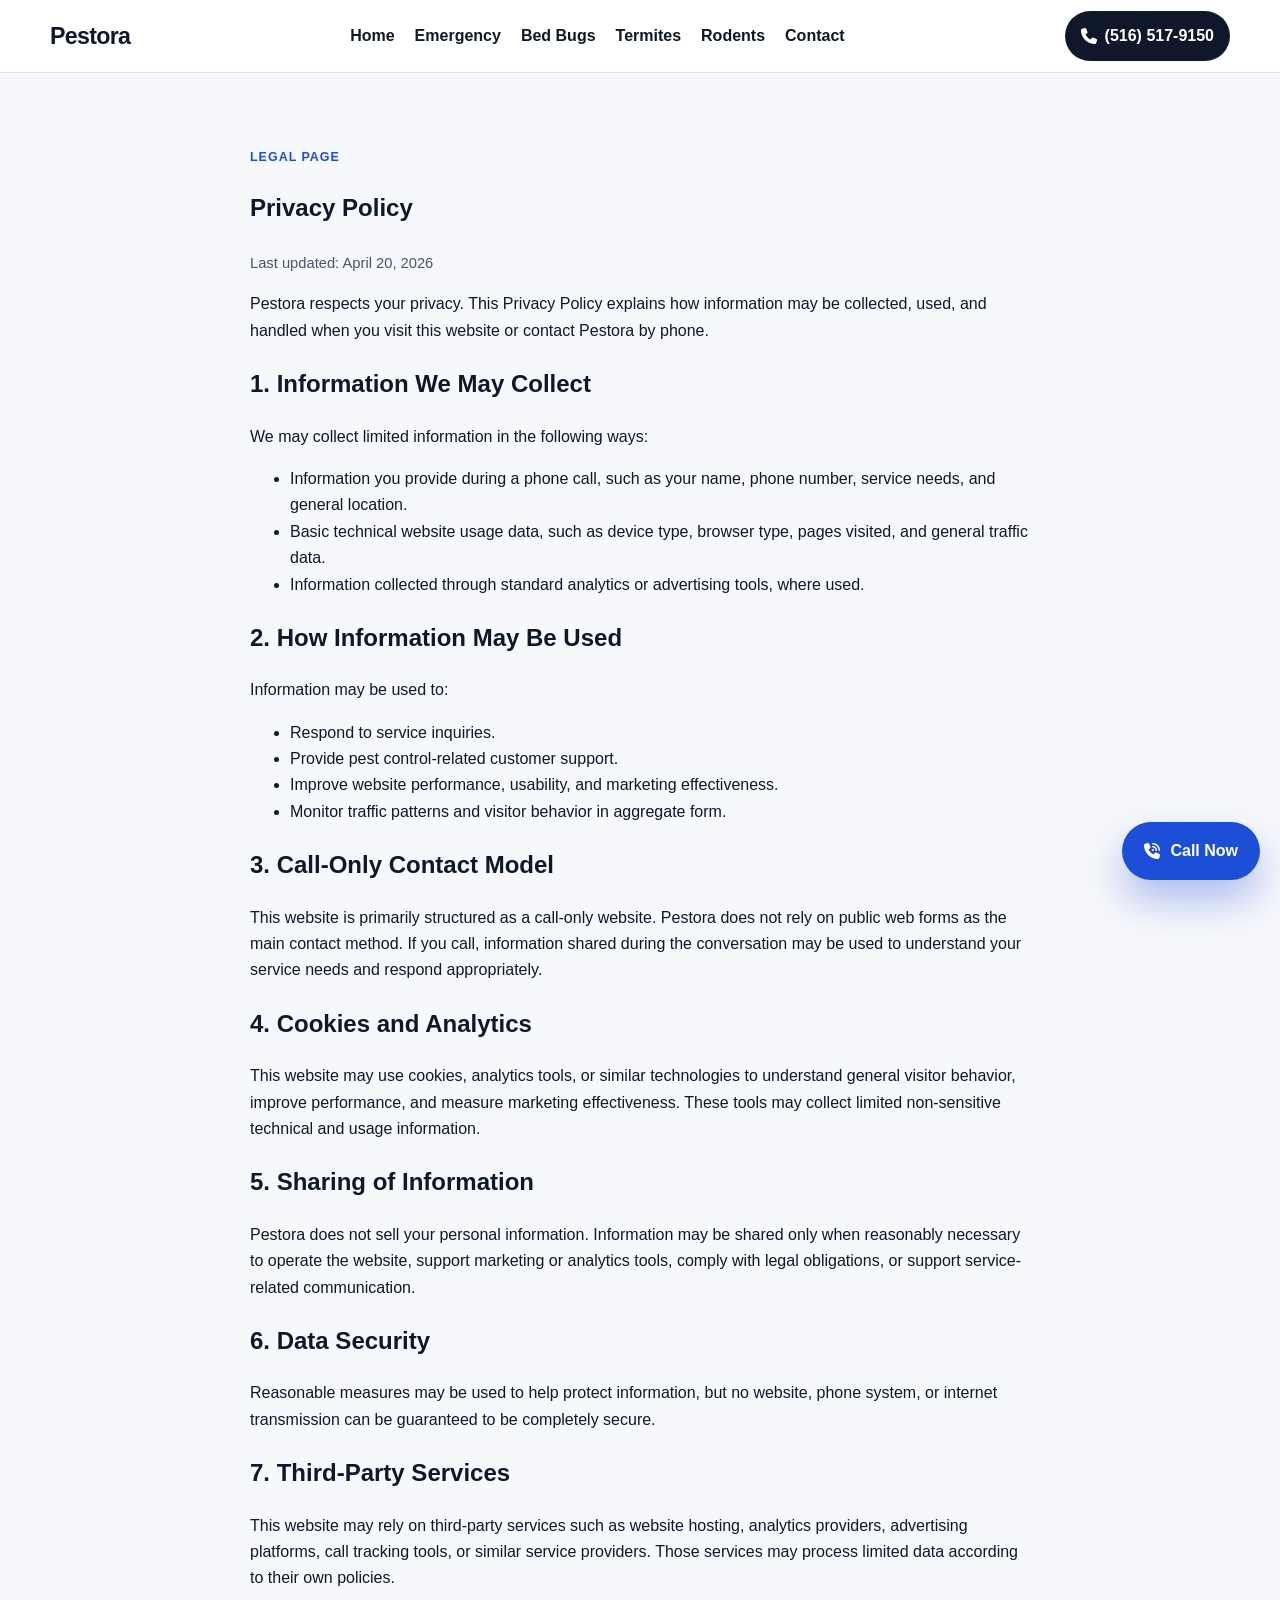
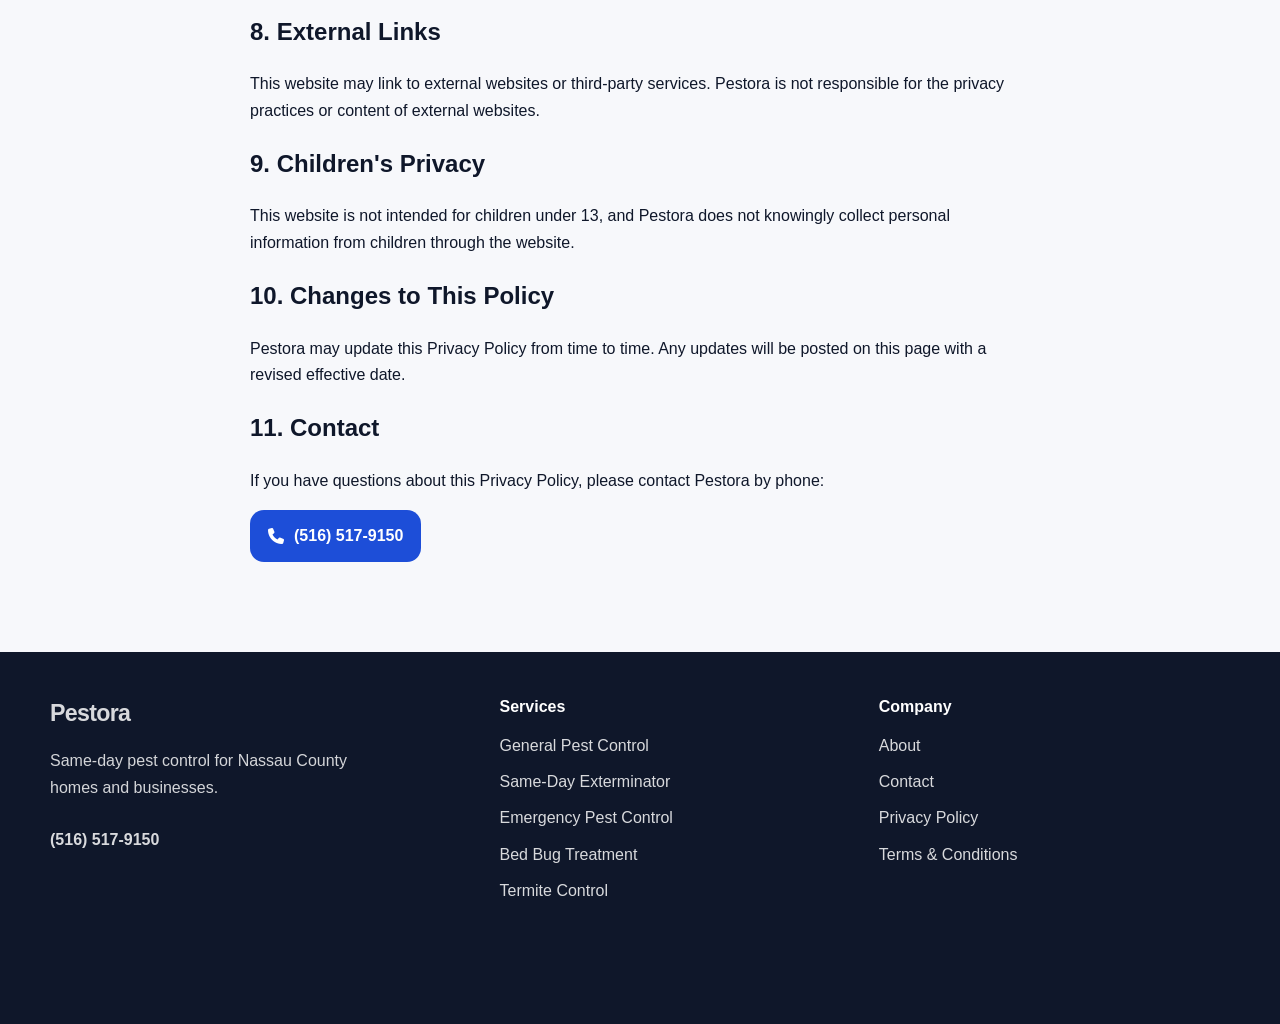
<file: privacy-policy.html>
<!DOCTYPE html>
<html lang="en">
<head>
  <meta charset="UTF-8" />
  <meta name="viewport" content="width=device-width, initial-scale=1.0" />
  <title>Privacy Policy | Pestora</title>
  <meta name="description" content="Read the Pestora privacy policy to learn how website information, phone calls, and basic usage data may be handled." />
  <meta name="robots" content="index, follow" />
  <link rel="canonical" href="https://www.pestora.com/privacy-policy.html" />

  <meta property="og:title" content="Privacy Policy | Pestora" />
  <meta property="og:description" content="Learn how Pestora may handle website usage information and phone-based contact interactions." />
  <meta property="og:type" content="website" />
  <meta property="og:url" content="https://www.pestora.com/privacy-policy.html" />

  <link rel="preconnect" href="https://fonts.googleapis.com" />
  <link rel="preconnect" href="https://fonts.gstatic.com" crossorigin />
   <link
    rel="stylesheet"
    href="https://cdnjs.cloudflare.com/ajax/libs/font-awesome/6.5.2/css/all.min.css"/>
  <link rel="stylesheet" href="style.css" />
</head>
<body>
  <a class="sticky-call" href="tel:+15165179150" aria-label="Call Pestora now">
    <i class="fa-solid fa-phone-volume"></i>
    <span>Call Now</span>
  </a>

  <header class="site-header">
    <div class="container header-inner">
      <a href="index.html" class="logo">Pestora</a>

      <button class="nav-toggle" aria-label="Open navigation" aria-expanded="false">
        <i class="fa-solid fa-bars"></i>
      </button>

      <nav class="site-nav">
        <a href="index.html">Home</a>
        <a href="emergency-pest-control-nassau-county.html">Emergency</a>
        <a href="bed-bug-treatment-nassau-county.html">Bed Bugs</a>
        <a href="termite-control-nassau-county.html">Termites</a>
        <a href="rodent-control-nassau-county.html">Rodents</a>
        <a href="contact.html">Contact</a>
      </nav>

      <a class="header-call" href="tel:+15165179150">
        <i class="fa-solid fa-phone"></i>
        <span>(516) 517-9150</span>
      </a>
    </div>
  </header>

  <main>
    <section class="section">
      <div class="container narrow">
        <div class="section-heading">
          <p class="section-label">Legal Page</p>
          <h1>Privacy Policy</h1>
        </div>

        <p class="last-updated">Last updated: April 20, 2026</p>

        <p>
          Pestora respects your privacy. This Privacy Policy explains how information may be collected,
          used, and handled when you visit this website or contact Pestora by phone.
        </p>

        <h2>1. Information We May Collect</h2>
        <p>We may collect limited information in the following ways:</p>
        <ul>
          <li>Information you provide during a phone call, such as your name, phone number, service needs, and general location.</li>
          <li>Basic technical website usage data, such as device type, browser type, pages visited, and general traffic data.</li>
          <li>Information collected through standard analytics or advertising tools, where used.</li>
        </ul>

        <h2>2. How Information May Be Used</h2>
        <p>Information may be used to:</p>
        <ul>
          <li>Respond to service inquiries.</li>
          <li>Provide pest control-related customer support.</li>
          <li>Improve website performance, usability, and marketing effectiveness.</li>
          <li>Monitor traffic patterns and visitor behavior in aggregate form.</li>
        </ul>

        <h2>3. Call-Only Contact Model</h2>
        <p>
          This website is primarily structured as a call-only website. Pestora does not rely on public web forms
          as the main contact method. If you call, information shared during the conversation may be used to
          understand your service needs and respond appropriately.
        </p>

        <h2>4. Cookies and Analytics</h2>
        <p>
          This website may use cookies, analytics tools, or similar technologies to understand general visitor
          behavior, improve performance, and measure marketing effectiveness. These tools may collect limited
          non-sensitive technical and usage information.
        </p>

        <h2>5. Sharing of Information</h2>
        <p>
          Pestora does not sell your personal information. Information may be shared only when reasonably necessary
          to operate the website, support marketing or analytics tools, comply with legal obligations, or support
          service-related communication.
        </p>

        <h2>6. Data Security</h2>
        <p>
          Reasonable measures may be used to help protect information, but no website, phone system, or internet
          transmission can be guaranteed to be completely secure.
        </p>

        <h2>7. Third-Party Services</h2>
        <p>
          This website may rely on third-party services such as website hosting, analytics providers, advertising
          platforms, call tracking tools, or similar service providers. Those services may process limited data
          according to their own policies.
        </p>

        <h2>8. External Links</h2>
        <p>
          This website may link to external websites or third-party services. Pestora is not responsible for the
          privacy practices or content of external websites.
        </p>

        <h2>9. Children's Privacy</h2>
        <p>
          This website is not intended for children under 13, and Pestora does not knowingly collect personal
          information from children through the website.
        </p>

        <h2>10. Changes to This Policy</h2>
        <p>
          Pestora may update this Privacy Policy from time to time. Any updates will be posted on this page with
          a revised effective date.
        </p>

        <h2>11. Contact</h2>
        <p>
          If you have questions about this Privacy Policy, please contact Pestora by phone:
        </p>

        <p>
          <a class="btn btn-primary" href="tel:+15165179150">
            <i class="fa-solid fa-phone"></i>
            (516) 517-9150
          </a>
        </p>
      </div>
    </section>
  </main>

  <footer class="site-footer">
    <div class="container footer-grid">
      <div>
        <a href="index.html" class="logo footer-logo">Pestora</a>
        <p class="footer-text">
          Same-day pest control for Nassau County homes and businesses.
        </p>
        <a class="footer-call" href="tel:+15165179150">(516) 517-9150</a>
      </div>

      <div>
        <h3>Services</h3>
        <ul>
          <li><a href="index.html">General Pest Control</a></li>
          <li><a href="same-day-exterminator-nassau-county.html">Same-Day Exterminator</a></li>
          <li><a href="emergency-pest-control-nassau-county.html">Emergency Pest Control</a></li>
          <li><a href="bed-bug-treatment-nassau-county.html">Bed Bug Treatment</a></li>
          <li><a href="termite-control-nassau-county.html">Termite Control</a></li>
        </ul>
      </div>

      <div>
        <h3>Company</h3>
        <ul>
          <li><a href="about.html">About</a></li>
          <li><a href="contact.html">Contact</a></li>
          <li><a href="privacy-policy.html">Privacy Policy</a></li>
          <li><a href="terms-and-conditions.html">Terms &amp; Conditions</a></li>
        </ul>
      </div>
    </div>
  </footer>

  <script src="script.js"></script>
</body>
</html>
</file>
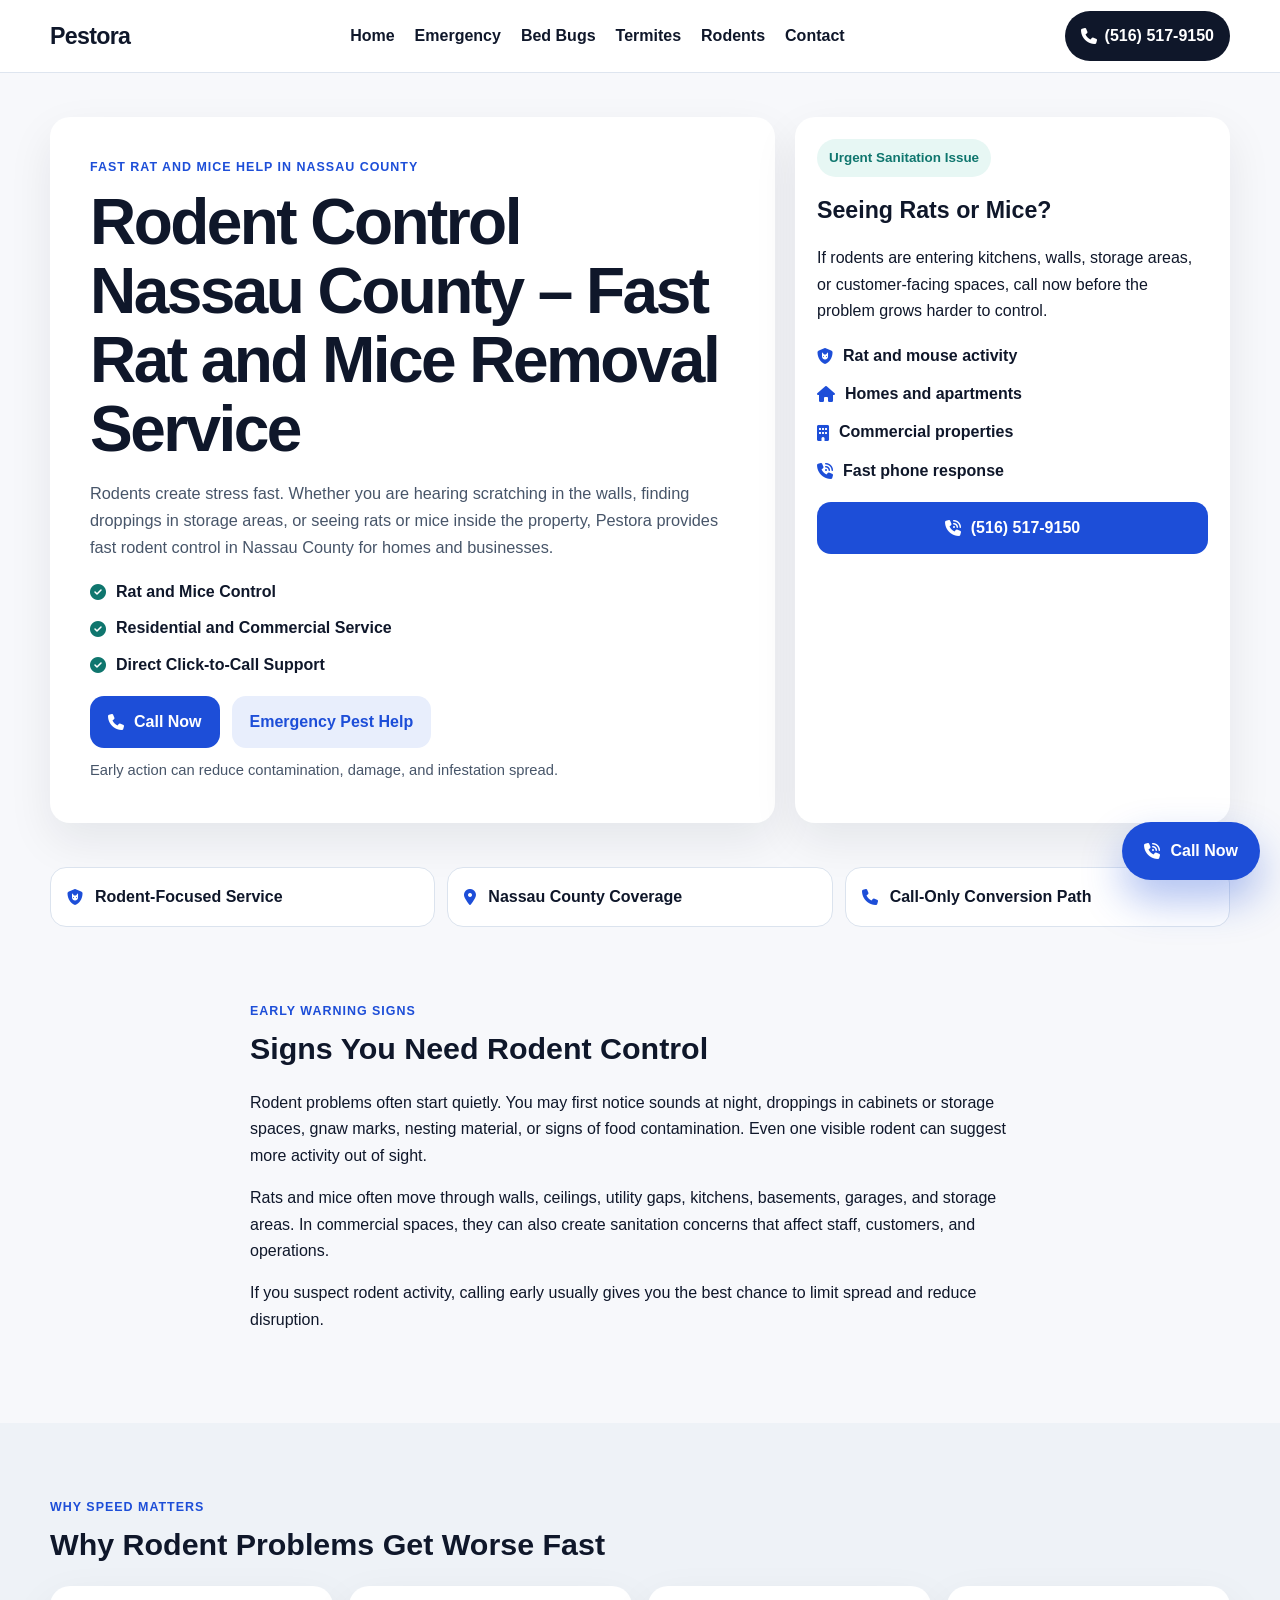
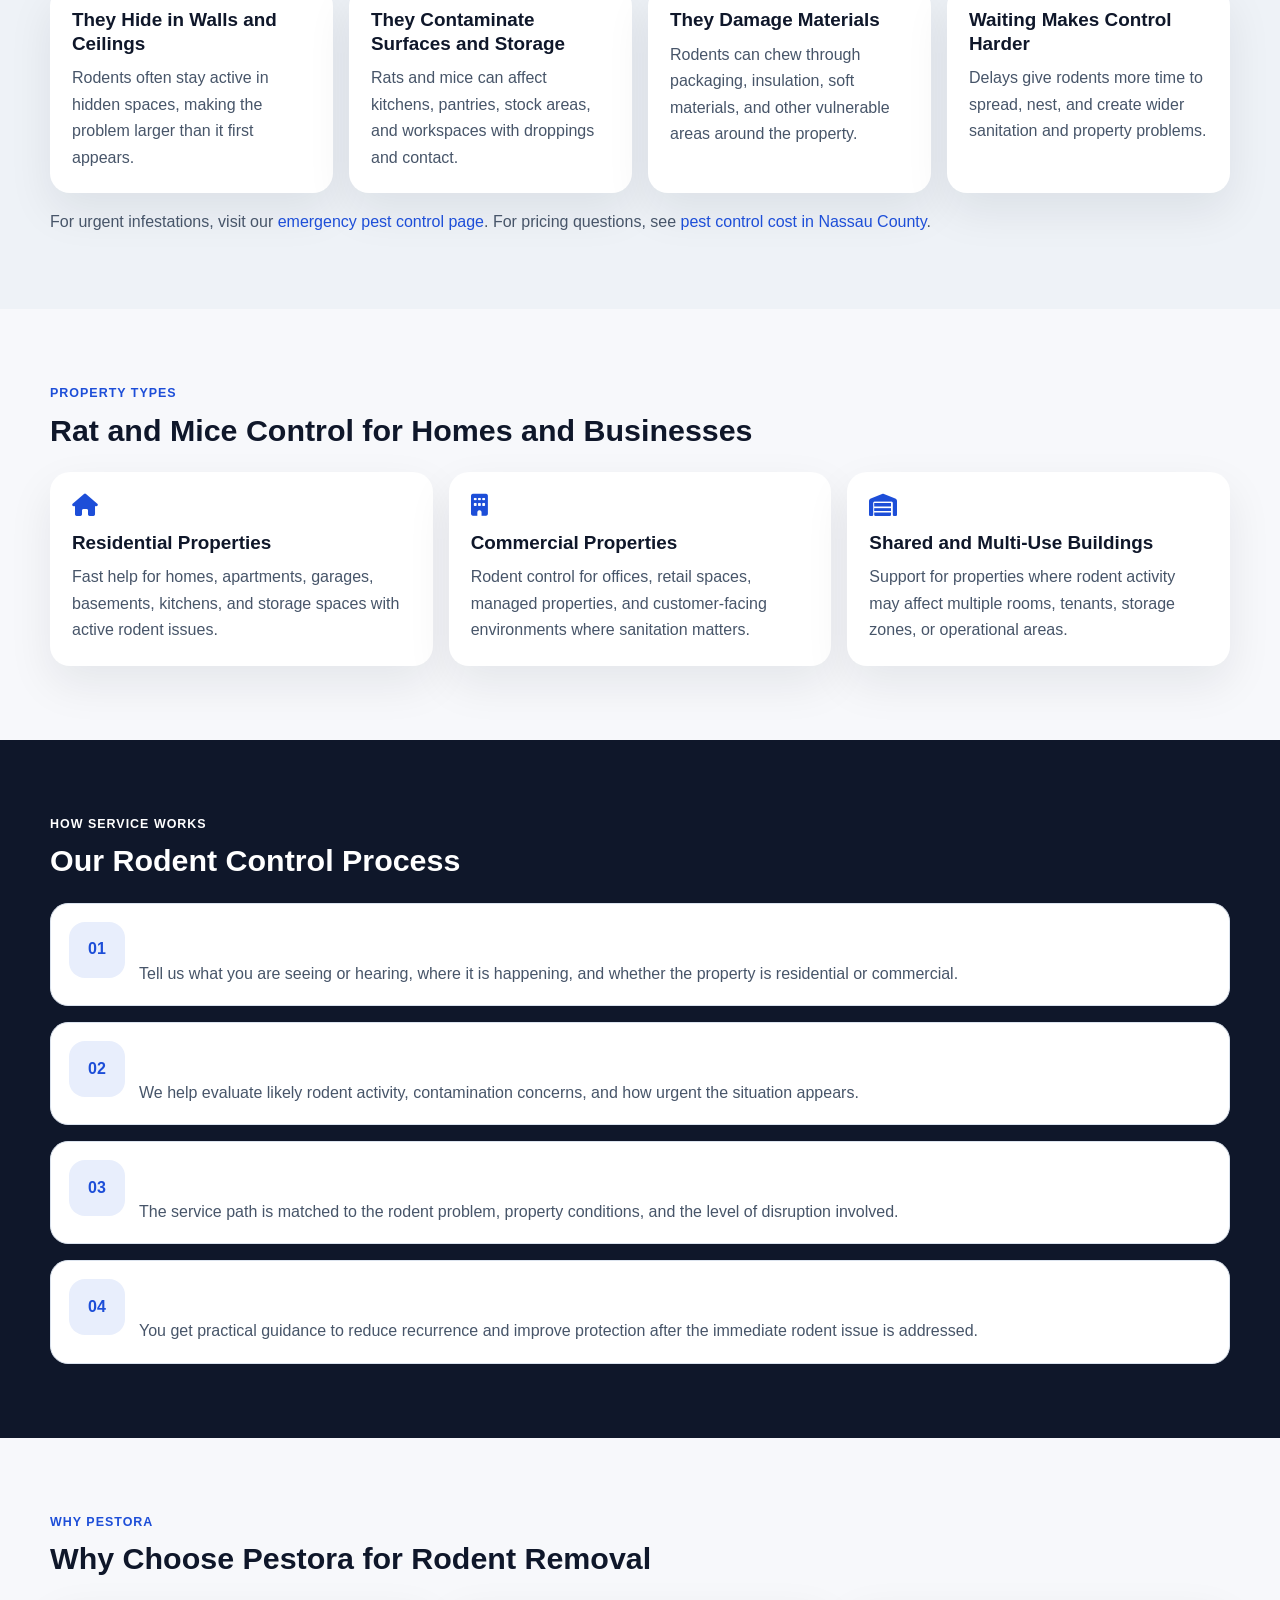
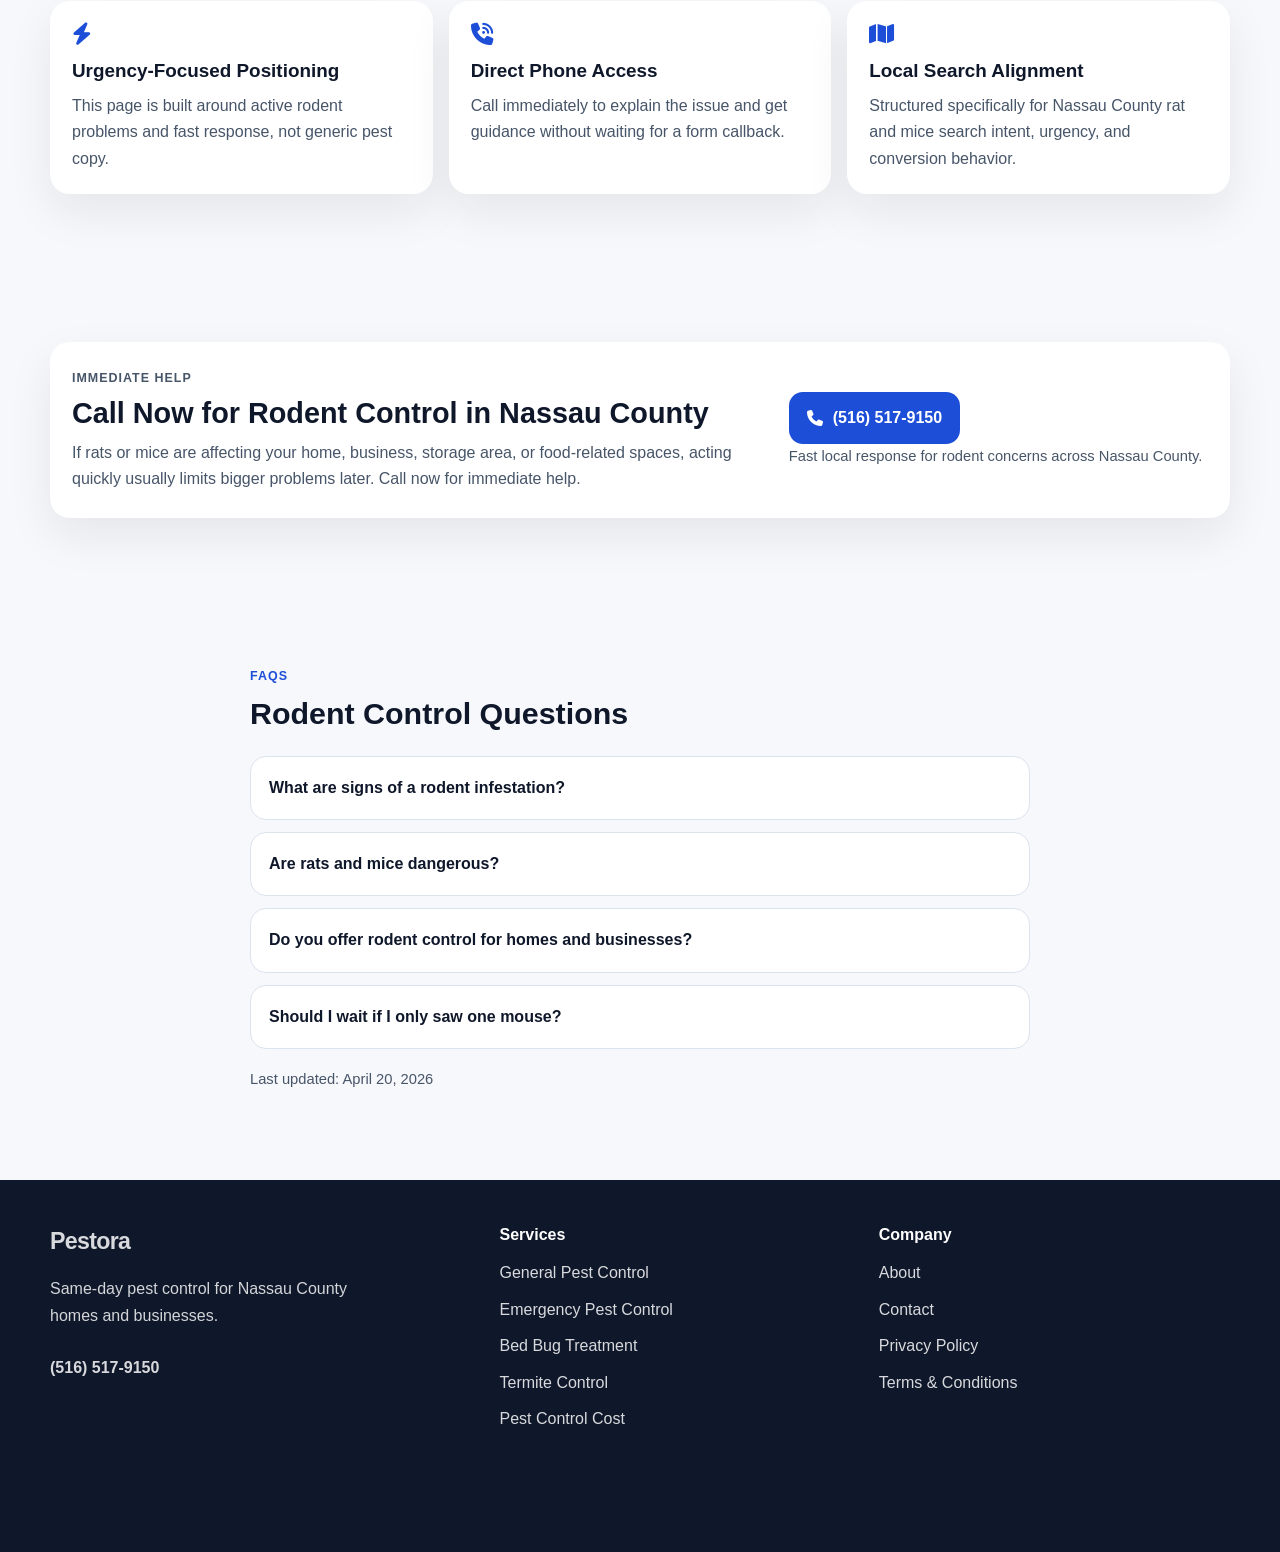
<file: rodent-control-nassau-county.html>
<!DOCTYPE html>
<html lang="en">
<head>
  <meta charset="UTF-8" />
  <meta name="viewport" content="width=device-width, initial-scale=1.0" />
  <title>Rodent Control Nassau County | Fast Rat and Mice Removal</title>
  <meta name="description" content="Fast rodent control in Nassau County for rats and mice in homes and businesses. Call now for urgent local exterminator service and fast help." />
  <meta name="robots" content="index, follow" />
  <link rel="canonical" href="https://www.pestora.com/rodent-control-nassau-county.html" />

  <meta property="og:title" content="Rodent Control Nassau County | Fast Rat and Mice Removal" />
  <meta property="og:description" content="Fast rodent control in Nassau County for homes and businesses dealing with rats and mice." />
  <meta property="og:type" content="website" />
  <meta property="og:url" content="https://www.pestora.com/rodent-control-nassau-county.html" />

  <link rel="preconnect" href="https://fonts.googleapis.com" />
  <link rel="preconnect" href="https://fonts.gstatic.com" crossorigin />
   <link
    rel="stylesheet"
    href="https://cdnjs.cloudflare.com/ajax/libs/font-awesome/6.5.2/css/all.min.css"/>
  <link rel="stylesheet" href="style.css" />

  <script type="application/ld+json">
  {
    "@context": "https://schema.org",
    "@type": "Service",
    "name": "Rodent Control Nassau County",
    "serviceType": "Rodent Control",
    "provider": {
      "@type": "LocalBusiness",
      "name": "Pestora",
      "telephone": "+1-516-517-9150",
      "url": "https://www.pestora.com/index.html"
    },
    "areaServed": {
      "@type": "AdministrativeArea",
      "name": "Nassau County, New York"
    },
    "url": "https://www.pestora.com/rodent-control-nassau-county.html",
    "description": "Professional rodent control in Nassau County for rats and mice in residential and commercial properties."
  }
  </script>

  <script type="application/ld+json">
  {
    "@context": "https://schema.org",
    "@type": "FAQPage",
    "mainEntity": [
      {
        "@type": "Question",
        "name": "What are signs of a rodent infestation?",
        "acceptedAnswer": {
          "@type": "Answer",
          "text": "Common signs include droppings, scratching sounds in walls or ceilings, gnaw marks, nesting material, food contamination, and visible rat or mouse activity."
        }
      },
      {
        "@type": "Question",
        "name": "Are rats and mice dangerous?",
        "acceptedAnswer": {
          "@type": "Answer",
          "text": "Rodents can create sanitation concerns, contaminate food and storage areas, damage materials, and increase stress in homes and businesses."
        }
      },
      {
        "@type": "Question",
        "name": "Do you offer rodent control in Nassau County for homes and businesses?",
        "acceptedAnswer": {
          "@type": "Answer",
          "text": "Yes. Rodent control is available for both residential and commercial properties across Nassau County."
        }
      },
      {
        "@type": "Question",
        "name": "Should I wait if I only saw one mouse?",
        "acceptedAnswer": {
          "@type": "Answer",
          "text": "Even one mouse can indicate a larger hidden issue. Waiting often allows rodents to spread further and create more contamination or damage."
        }
      }
    ]
  }
  </script>
</head>
<body>
  <a class="sticky-call" href="tel:+15165179150" aria-label="Call Pestora now">
    <i class="fa-solid fa-phone-volume"></i>
    <span>Call Now</span>
  </a>

  <header class="site-header">
    <div class="container header-inner">
      <a href="index.html" class="logo">Pestora</a>

      <button class="nav-toggle" aria-label="Open navigation" aria-expanded="false">
        <i class="fa-solid fa-bars"></i>
      </button>

      <nav class="site-nav">
        <a href="index.html">Home</a>
        <a href="emergency-pest-control-nassau-county.html">Emergency</a>
        <a href="bed-bug-treatment-nassau-county.html">Bed Bugs</a>
        <a href="termite-control-nassau-county.html">Termites</a>
        <a href="rodent-control-nassau-county.html">Rodents</a>
        <a href="contact.html">Contact</a>
      </nav>

      <a class="header-call" href="tel:+15165179150">
        <i class="fa-solid fa-phone"></i>
        <span>(516) 517-9150</span>
      </a>
    </div>
  </header>

  <main>
    <section class="hero">
      <div class="container hero-grid">
        <div class="hero-copy">
          <p class="eyebrow">Fast Rat and Mice Help in Nassau County</p>
          <h1>Rodent Control Nassau County – Fast Rat and Mice Removal Service</h1>
          <p class="hero-text">
            Rodents create stress fast. Whether you are hearing scratching in the walls,
            finding droppings in storage areas, or seeing rats or mice inside the property,
            Pestora provides fast rodent control in Nassau County for homes and businesses.
          </p>

          <div class="hero-points">
            <div><i class="fa-solid fa-circle-check"></i><span>Rat and Mice Control</span></div>
            <div><i class="fa-solid fa-circle-check"></i><span>Residential and Commercial Service</span></div>
            <div><i class="fa-solid fa-circle-check"></i><span>Direct Click-to-Call Support</span></div>
          </div>

          <div class="hero-actions">
            <a class="btn btn-primary" href="tel:+15165179150">
              <i class="fa-solid fa-phone"></i>
              Call Now
            </a>
            <a class="btn btn-secondary" href="emergency-pest-control-nassau-county.html">
              Emergency Pest Help
            </a>
          </div>

          <p class="micro-copy">
            Early action can reduce contamination, damage, and infestation spread.
          </p>
        </div>

        <aside class="hero-card">
          <div class="card-badge">Urgent Sanitation Issue</div>
          <h2>Seeing Rats or Mice?</h2>
          <p>
            If rodents are entering kitchens, walls, storage areas, or customer-facing spaces,
            call now before the problem grows harder to control.
          </p>

          <ul class="card-list">
            <li><i class="fa-solid fa-shield-cat"></i><span>Rat and mouse activity</span></li>
            <li><i class="fa-solid fa-house"></i><span>Homes and apartments</span></li>
            <li><i class="fa-solid fa-building"></i><span>Commercial properties</span></li>
            <li><i class="fa-solid fa-phone-volume"></i><span>Fast phone response</span></li>
          </ul>

          <a class="btn btn-primary btn-block" href="tel:+15165179150">
            <i class="fa-solid fa-phone-volume"></i>
            (516) 517-9150
          </a>
        </aside>
      </div>
    </section>

    <section class="trust-strip">
      <div class="container trust-grid">
        <div class="trust-item">
          <i class="fa-solid fa-shield-cat"></i>
          <span>Rodent-Focused Service</span>
        </div>
        <div class="trust-item">
          <i class="fa-solid fa-location-dot"></i>
          <span>Nassau County Coverage</span>
        </div>
        <div class="trust-item">
          <i class="fa-solid fa-phone"></i>
          <span>Call-Only Conversion Path</span>
        </div>
      </div>
    </section>

    <section class="section">
      <div class="container narrow">
        <div class="section-heading">
          <p class="section-label">Early Warning Signs</p>
          <h2>Signs You Need Rodent Control</h2>
        </div>

        <p>
          Rodent problems often start quietly. You may first notice sounds at night,
          droppings in cabinets or storage spaces, gnaw marks, nesting material, or signs
          of food contamination. Even one visible rodent can suggest more activity out of sight.
        </p>

        <p>
          Rats and mice often move through walls, ceilings, utility gaps, kitchens,
          basements, garages, and storage areas. In commercial spaces, they can also create
          sanitation concerns that affect staff, customers, and operations.
        </p>

        <p>
          If you suspect rodent activity, calling early usually gives you the best chance
          to limit spread and reduce disruption.
        </p>
      </div>
    </section>

    <section class="section section-alt">
      <div class="container">
        <div class="section-heading">
          <p class="section-label">Why Speed Matters</p>
          <h2>Why Rodent Problems Get Worse Fast</h2>
        </div>

        <div class="problem-grid">
          <article class="problem-card">
            <h3>They Hide in Walls and Ceilings</h3>
            <p>Rodents often stay active in hidden spaces, making the problem larger than it first appears.</p>
          </article>
          <article class="problem-card">
            <h3>They Contaminate Surfaces and Storage</h3>
            <p>Rats and mice can affect kitchens, pantries, stock areas, and workspaces with droppings and contact.</p>
          </article>
          <article class="problem-card">
            <h3>They Damage Materials</h3>
            <p>Rodents can chew through packaging, insulation, soft materials, and other vulnerable areas around the property.</p>
          </article>
          <article class="problem-card">
            <h3>Waiting Makes Control Harder</h3>
            <p>Delays give rodents more time to spread, nest, and create wider sanitation and property problems.</p>
          </article>
        </div>

        <p class="support-text" style="margin-top:16px;">
          For urgent infestations, visit our
          <a href="emergency-pest-control-nassau-county.html">emergency pest control page</a>.
          For pricing questions, see
          <a href="pest-control-cost-nassau-county.html">pest control cost in Nassau County</a>.
        </p>
      </div>
    </section>

    <section class="section">
      <div class="container">
        <div class="section-heading">
          <p class="section-label">Property Types</p>
          <h2>Rat and Mice Control for Homes and Businesses</h2>
        </div>

        <div class="feature-grid">
          <article class="service-card">
            <i class="fa-solid fa-house"></i>
            <h3>Residential Properties</h3>
            <p>Fast help for homes, apartments, garages, basements, kitchens, and storage spaces with active rodent issues.</p>
          </article>

          <article class="service-card">
            <i class="fa-solid fa-building"></i>
            <h3>Commercial Properties</h3>
            <p>Rodent control for offices, retail spaces, managed properties, and customer-facing environments where sanitation matters.</p>
          </article>

          <article class="service-card">
            <i class="fa-solid fa-warehouse"></i>
            <h3>Shared and Multi-Use Buildings</h3>
            <p>Support for properties where rodent activity may affect multiple rooms, tenants, storage zones, or operational areas.</p>
          </article>
        </div>
      </div>
    </section>

    <section class="section section-dark">
      <div class="container">
        <div class="section-heading light">
          <p class="section-label">How Service Works</p>
          <h2>Our Rodent Control Process</h2>
        </div>

        <div class="steps">
          <div class="step">
            <span class="step-number">01</span>
            <div>
              <h3>Call and Describe the Activity</h3>
              <p>Tell us what you are seeing or hearing, where it is happening, and whether the property is residential or commercial.</p>
            </div>
          </div>

          <div class="step">
            <span class="step-number">02</span>
            <div>
              <h3>Assessment of Severity and Spread</h3>
              <p>We help evaluate likely rodent activity, contamination concerns, and how urgent the situation appears.</p>
            </div>
          </div>

          <div class="step">
            <span class="step-number">03</span>
            <div>
              <h3>Targeted Rodent Control Direction</h3>
              <p>The service path is matched to the rodent problem, property conditions, and the level of disruption involved.</p>
            </div>
          </div>

          <div class="step">
            <span class="step-number">04</span>
            <div>
              <h3>Prevention and Next-Step Guidance</h3>
              <p>You get practical guidance to reduce recurrence and improve protection after the immediate rodent issue is addressed.</p>
            </div>
          </div>
        </div>
      </div>
    </section>

    <section class="section">
      <div class="container">
        <div class="section-heading">
          <p class="section-label">Why Pestora</p>
          <h2>Why Choose Pestora for Rodent Removal</h2>
        </div>

        <div class="service-grid">
          <article class="service-card">
            <i class="fa-solid fa-bolt"></i>
            <h3>Urgency-Focused Positioning</h3>
            <p>This page is built around active rodent problems and fast response, not generic pest copy.</p>
          </article>

          <article class="service-card">
            <i class="fa-solid fa-phone-volume"></i>
            <h3>Direct Phone Access</h3>
            <p>Call immediately to explain the issue and get guidance without waiting for a form callback.</p>
          </article>

          <article class="service-card">
            <i class="fa-solid fa-map"></i>
            <h3>Local Search Alignment</h3>
            <p>Structured specifically for Nassau County rat and mice search intent, urgency, and conversion behavior.</p>
          </article>
        </div>
      </div>
    </section>

    <section class="section cta-section">
      <div class="container cta-box">
        <div>
          <p class="section-label">Immediate Help</p>
          <h2>Call Now for Rodent Control in Nassau County</h2>
          <p>
            If rats or mice are affecting your home, business, storage area, or food-related spaces,
            acting quickly usually limits bigger problems later. Call now for immediate help.
          </p>
        </div>
        <div class="cta-actions">
          <a class="btn btn-primary" href="tel:+15165179150">
            <i class="fa-solid fa-phone"></i>
            (516) 517-9150
          </a>
          <p class="micro-copy">Fast local response for rodent concerns across Nassau County.</p>
        </div>
      </div>
    </section>

    <section class="section faq-section">
      <div class="container narrow">
        <div class="section-heading">
          <p class="section-label">FAQs</p>
          <h2>Rodent Control Questions</h2>
        </div>

        <div class="faq-list">
          <details>
            <summary>What are signs of a rodent infestation?</summary>
            <p>Common signs include droppings, scratching sounds, gnaw marks, nesting material, food contamination, and visible rat or mouse activity.</p>
          </details>

          <details>
            <summary>Are rats and mice dangerous?</summary>
            <p>Rodents can create sanitation issues, contaminate stored items and food areas, and damage materials around the property.</p>
          </details>

          <details>
            <summary>Do you offer rodent control for homes and businesses?</summary>
            <p>Yes. We provide rodent control positioning for residential and commercial properties across Nassau County.</p>
          </details>

          <details>
            <summary>Should I wait if I only saw one mouse?</summary>
            <p>No. Even one visible mouse can indicate a larger hidden problem that may spread if left untreated.</p>
          </details>
        </div>

        <p class="last-updated">Last updated: April 20, 2026</p>
      </div>
    </section>
  </main>

  <footer class="site-footer">
    <div class="container footer-grid">
      <div>
        <a href="index.html" class="logo footer-logo">Pestora</a>
        <p class="footer-text">
          Same-day pest control for Nassau County homes and businesses.
        </p>
        <a class="footer-call" href="tel:+15165179150">(516) 517-9150</a>
      </div>

      <div>
        <h3>Services</h3>
        <ul>
          <li><a href="index.html">General Pest Control</a></li>
          <li><a href="emergency-pest-control-nassau-county.html">Emergency Pest Control</a></li>
          <li><a href="bed-bug-treatment-nassau-county.html">Bed Bug Treatment</a></li>
          <li><a href="termite-control-nassau-county.html">Termite Control</a></li>
          <li><a href="pest-control-cost-nassau-county.html">Pest Control Cost</a></li>
        </ul>
      </div>

      <div>
        <h3>Company</h3>
        <ul>
          <li><a href="about.html">About</a></li>
          <li><a href="contact.html">Contact</a></li>
          <li><a href="privacy-policy.html">Privacy Policy</a></li>
          <li><a href="terms-and-conditions.html">Terms &amp; Conditions</a></li>
        </ul>
      </div>
    </div>
  </footer>

  <script src="script.js"></script>
</body>
</html>
</file>
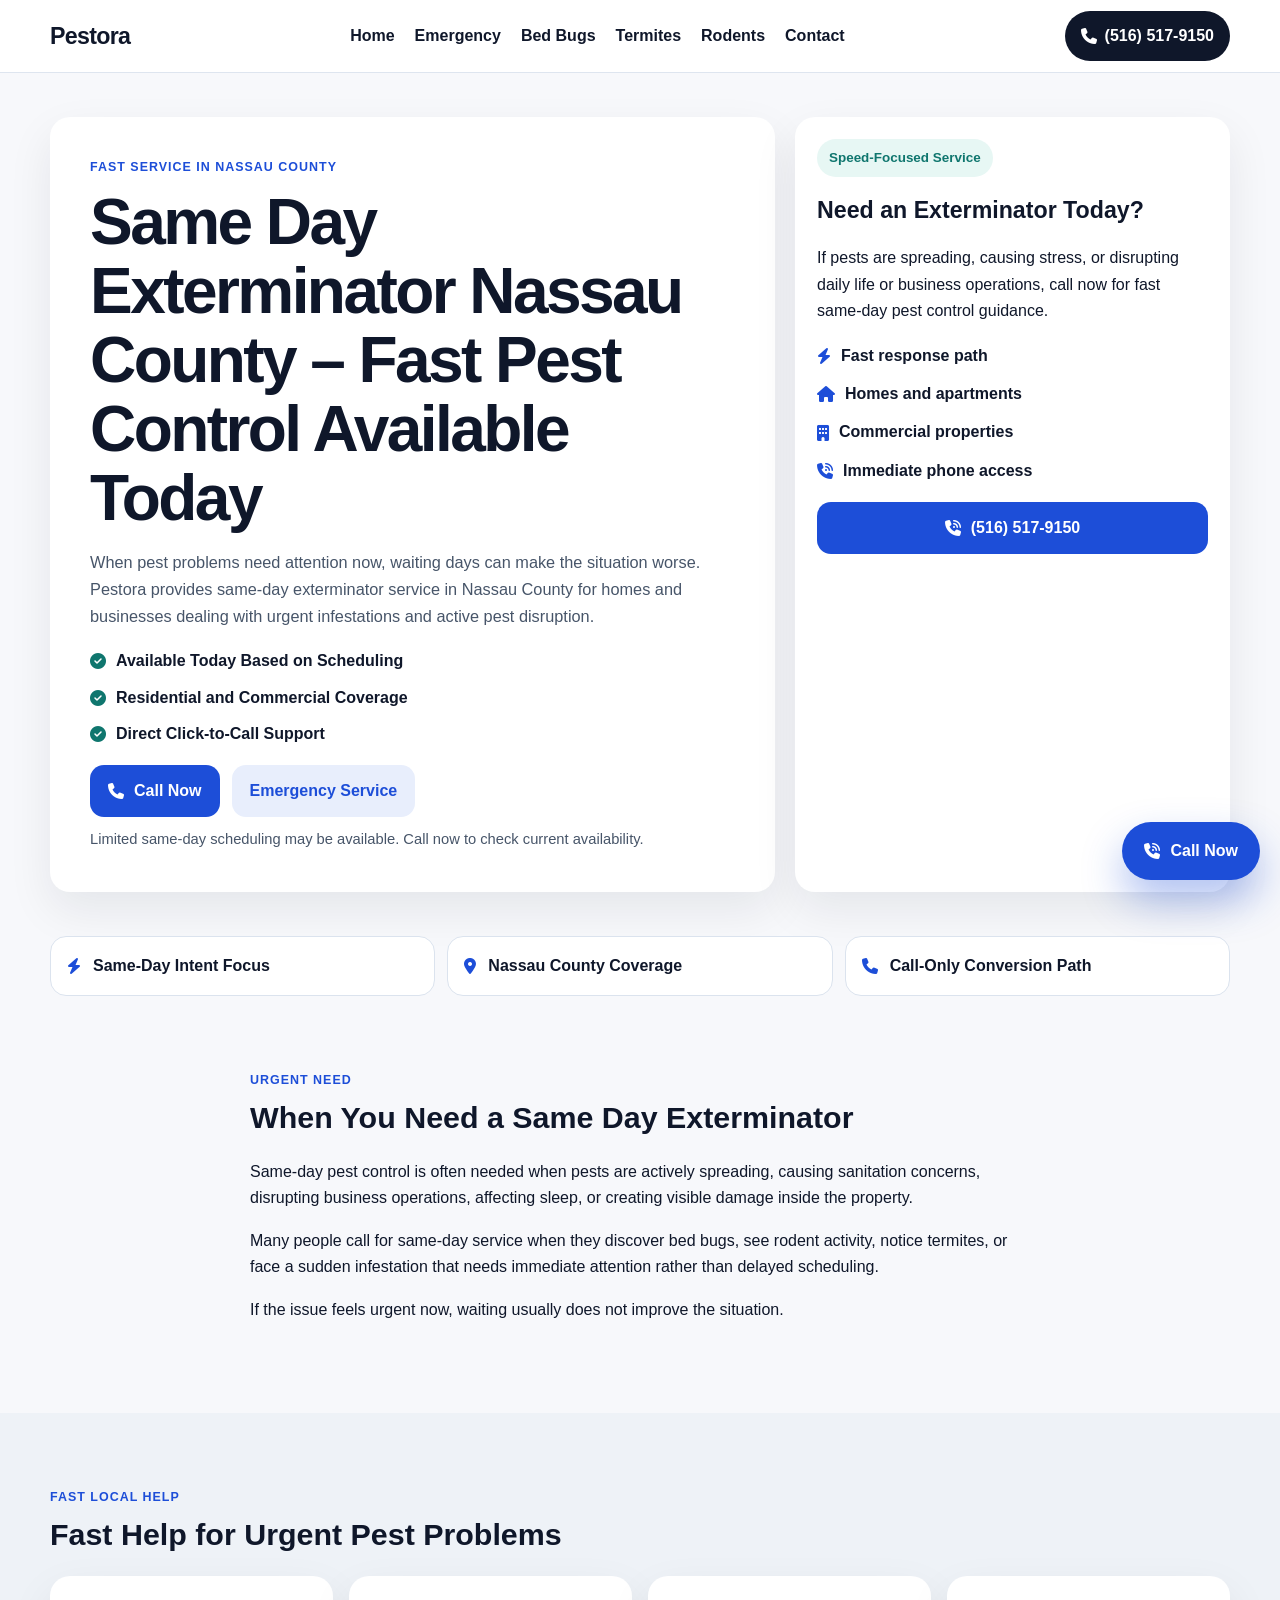
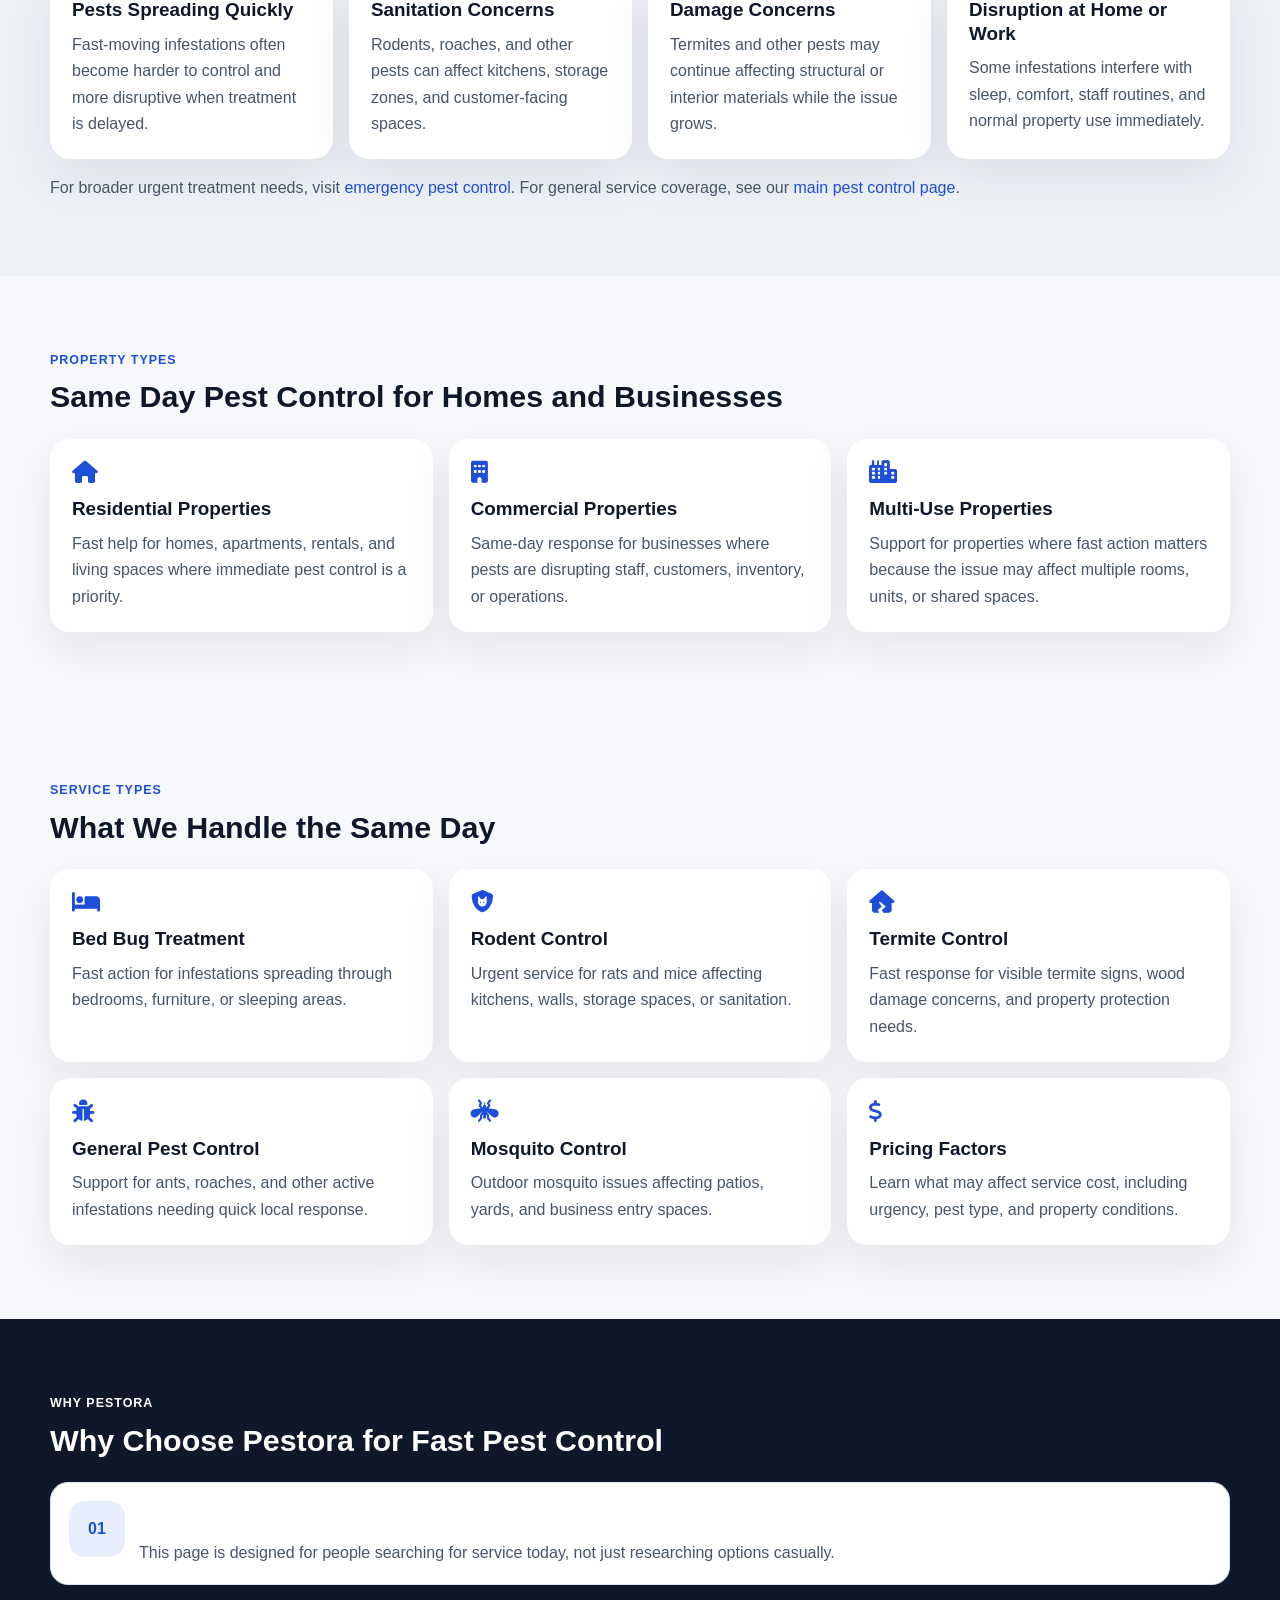
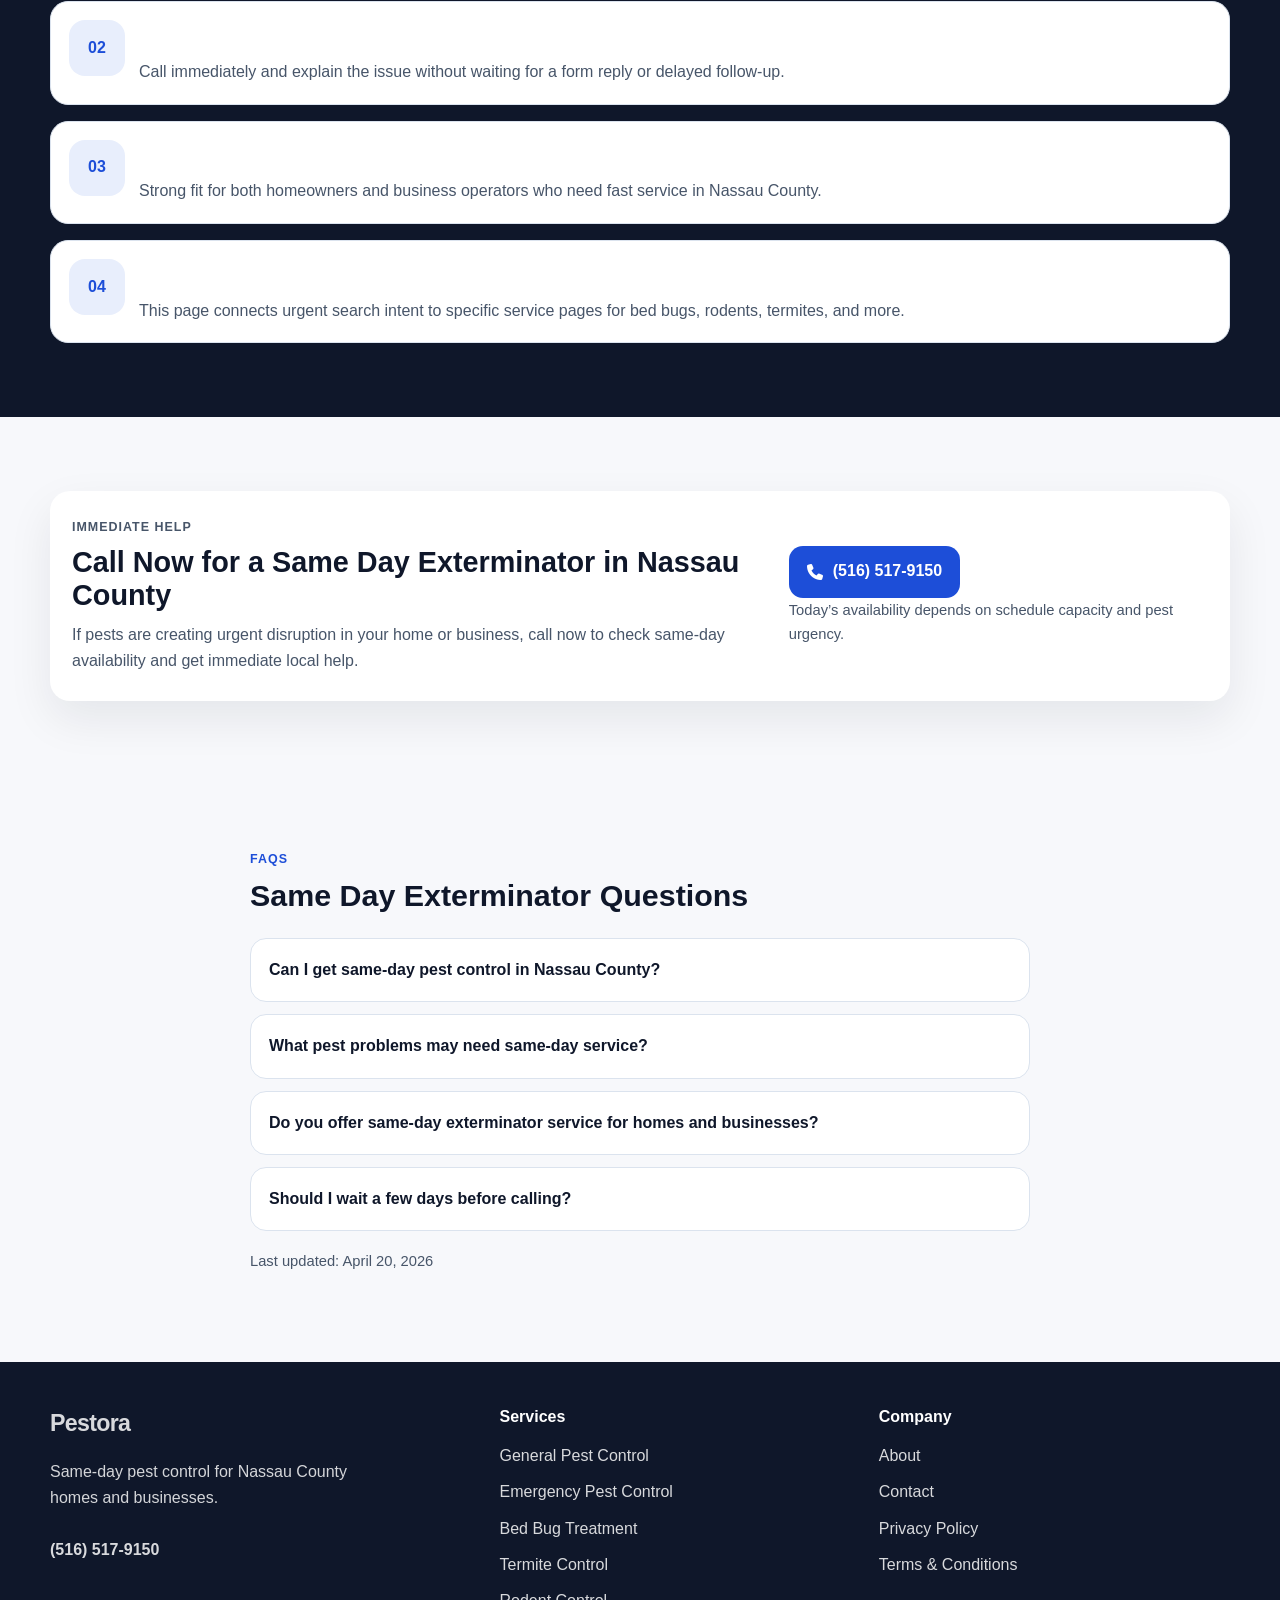
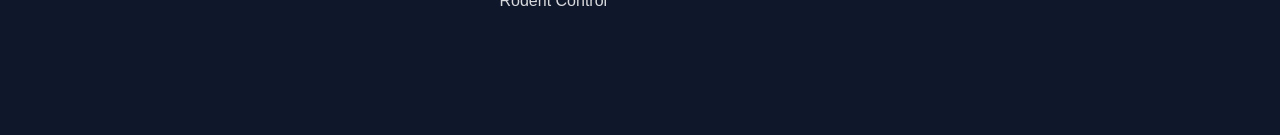
<file: same-day-exterminator-nassau-county.html>
<!DOCTYPE html>
<html lang="en">
<head>
  <meta charset="UTF-8" />
  <meta name="viewport" content="width=device-width, initial-scale=1.0" />
  <title>Same Day Exterminator Nassau County | Fast Pest Control Today</title>
  <meta name="description" content="Need a same day exterminator in Nassau County? Fast pest control for homes and businesses. Call now for immediate local service availability." />
  <meta name="robots" content="index, follow" />
  <link rel="canonical" href="https://www.pestora.com/same-day-exterminator-nassau-county.html" />

  <meta property="og:title" content="Same Day Exterminator Nassau County | Fast Pest Control Today" />
  <meta property="og:description" content="Fast same-day exterminator service in Nassau County for homes and businesses. Call now for immediate help." />
  <meta property="og:type" content="website" />
  <meta property="og:url" content="https://www.pestora.com/same-day-exterminator-nassau-county.html" />

  <link rel="preconnect" href="https://fonts.googleapis.com" />
  <link rel="preconnect" href="https://fonts.gstatic.com" crossorigin />
   <link
    rel="stylesheet"
    href="https://cdnjs.cloudflare.com/ajax/libs/font-awesome/6.5.2/css/all.min.css"/>
  <link rel="stylesheet" href="style.css" />

  <script type="application/ld+json">
  {
    "@context": "https://schema.org",
    "@type": "Service",
    "name": "Same Day Exterminator Nassau County",
    "serviceType": "Same Day Pest Control",
    "provider": {
      "@type": "LocalBusiness",
      "name": "Pestora",
      "telephone": "+1-516-517-9150",
      "url": "https://www.pestora.com/index.html"
    },
    "areaServed": {
      "@type": "AdministrativeArea",
      "name": "Nassau County, New York"
    },
    "url": "https://www.pestora.com/same-day-exterminator-nassau-county.html",
    "description": "Same-day exterminator service in Nassau County for residential and commercial pest problems requiring fast response."
  }
  </script>

  <script type="application/ld+json">
  {
    "@context": "https://schema.org",
    "@type": "FAQPage",
    "mainEntity": [
      {
        "@type": "Question",
        "name": "Can I get same-day pest control in Nassau County?",
        "acceptedAnswer": {
          "@type": "Answer",
          "text": "Same-day pest control may be available in Nassau County depending on scheduling, the pest issue, and current demand."
        }
      },
      {
        "@type": "Question",
        "name": "What pest problems may need same-day service?",
        "acceptedAnswer": {
          "@type": "Answer",
          "text": "Same-day service is often requested for bed bugs, rodents, termites, roaches, ants, and other active infestations causing urgent disruption."
        }
      },
      {
        "@type": "Question",
        "name": "Do you offer same-day exterminator service for homes and businesses?",
        "acceptedAnswer": {
          "@type": "Answer",
          "text": "Yes. Same-day exterminator service is available for both residential and commercial properties across Nassau County."
        }
      },
      {
        "@type": "Question",
        "name": "Should I wait a few days before calling?",
        "acceptedAnswer": {
          "@type": "Answer",
          "text": "Waiting can allow infestations to spread, increase property impact, and make treatment more difficult. Calling early usually gives you better options."
        }
      }
    ]
  }
  </script>
</head>
<body>
  <a class="sticky-call" href="tel:+15165179150" aria-label="Call Pestora now">
    <i class="fa-solid fa-phone-volume"></i>
    <span>Call Now</span>
  </a>

  <header class="site-header">
    <div class="container header-inner">
      <a href="index.html" class="logo">Pestora</a>

      <button class="nav-toggle" aria-label="Open navigation" aria-expanded="false">
        <i class="fa-solid fa-bars"></i>
      </button>

      <nav class="site-nav">
        <a href="index.html">Home</a>
        <a href="emergency-pest-control-nassau-county.html">Emergency</a>
        <a href="bed-bug-treatment-nassau-county.html">Bed Bugs</a>
        <a href="termite-control-nassau-county.html">Termites</a>
        <a href="rodent-control-nassau-county.html">Rodents</a>
        <a href="contact.html">Contact</a>
      </nav>

      <a class="header-call" href="tel:+15165179150">
        <i class="fa-solid fa-phone"></i>
        <span>(516) 517-9150</span>
      </a>
    </div>
  </header>

  <main>
    <section class="hero">
      <div class="container hero-grid">
        <div class="hero-copy">
          <p class="eyebrow">Fast Service in Nassau County</p>
          <h1>Same Day Exterminator Nassau County – Fast Pest Control Available Today</h1>
          <p class="hero-text">
            When pest problems need attention now, waiting days can make the situation worse.
            Pestora provides same-day exterminator service in Nassau County for homes and businesses
            dealing with urgent infestations and active pest disruption.
          </p>

          <div class="hero-points">
            <div><i class="fa-solid fa-circle-check"></i><span>Available Today Based on Scheduling</span></div>
            <div><i class="fa-solid fa-circle-check"></i><span>Residential and Commercial Coverage</span></div>
            <div><i class="fa-solid fa-circle-check"></i><span>Direct Click-to-Call Support</span></div>
          </div>

          <div class="hero-actions">
            <a class="btn btn-primary" href="tel:+15165179150">
              <i class="fa-solid fa-phone"></i>
              Call Now
            </a>
            <a class="btn btn-secondary" href="emergency-pest-control-nassau-county.html">
              Emergency Service
            </a>
          </div>

          <p class="micro-copy">
            Limited same-day scheduling may be available. Call now to check current availability.
          </p>
        </div>

        <aside class="hero-card">
          <div class="card-badge">Speed-Focused Service</div>
          <h2>Need an Exterminator Today?</h2>
          <p>
            If pests are spreading, causing stress, or disrupting daily life or business operations,
            call now for fast same-day pest control guidance.
          </p>

          <ul class="card-list">
            <li><i class="fa-solid fa-bolt"></i><span>Fast response path</span></li>
            <li><i class="fa-solid fa-house"></i><span>Homes and apartments</span></li>
            <li><i class="fa-solid fa-building"></i><span>Commercial properties</span></li>
            <li><i class="fa-solid fa-phone-volume"></i><span>Immediate phone access</span></li>
          </ul>

          <a class="btn btn-primary btn-block" href="tel:+15165179150">
            <i class="fa-solid fa-phone-volume"></i>
            (516) 517-9150
          </a>
        </aside>
      </div>
    </section>

    <section class="trust-strip">
      <div class="container trust-grid">
        <div class="trust-item">
          <i class="fa-solid fa-bolt"></i>
          <span>Same-Day Intent Focus</span>
        </div>
        <div class="trust-item">
          <i class="fa-solid fa-location-dot"></i>
          <span>Nassau County Coverage</span>
        </div>
        <div class="trust-item">
          <i class="fa-solid fa-phone"></i>
          <span>Call-Only Conversion Path</span>
        </div>
      </div>
    </section>

    <section class="section">
      <div class="container narrow">
        <div class="section-heading">
          <p class="section-label">Urgent Need</p>
          <h2>When You Need a Same Day Exterminator</h2>
        </div>

        <p>
          Same-day pest control is often needed when pests are actively spreading, causing sanitation
          concerns, disrupting business operations, affecting sleep, or creating visible damage inside
          the property.
        </p>

        <p>
          Many people call for same-day service when they discover bed bugs, see rodent activity,
          notice termites, or face a sudden infestation that needs immediate attention rather than delayed scheduling.
        </p>

        <p>
          If the issue feels urgent now, waiting usually does not improve the situation.
        </p>
      </div>
    </section>

    <section class="section section-alt">
      <div class="container">
        <div class="section-heading">
          <p class="section-label">Fast Local Help</p>
          <h2>Fast Help for Urgent Pest Problems</h2>
        </div>

        <div class="problem-grid">
          <article class="problem-card">
            <h3>Pests Spreading Quickly</h3>
            <p>Fast-moving infestations often become harder to control and more disruptive when treatment is delayed.</p>
          </article>
          <article class="problem-card">
            <h3>Sanitation Concerns</h3>
            <p>Rodents, roaches, and other pests can affect kitchens, storage zones, and customer-facing spaces.</p>
          </article>
          <article class="problem-card">
            <h3>Damage Concerns</h3>
            <p>Termites and other pests may continue affecting structural or interior materials while the issue grows.</p>
          </article>
          <article class="problem-card">
            <h3>Disruption at Home or Work</h3>
            <p>Some infestations interfere with sleep, comfort, staff routines, and normal property use immediately.</p>
          </article>
        </div>

        <p class="support-text" style="margin-top:16px;">
          For broader urgent treatment needs, visit
          <a href="emergency-pest-control-nassau-county.html">emergency pest control</a>.
          For general service coverage, see our
          <a href="index.html">main pest control page</a>.
        </p>
      </div>
    </section>

    <section class="section">
      <div class="container">
        <div class="section-heading">
          <p class="section-label">Property Types</p>
          <h2>Same Day Pest Control for Homes and Businesses</h2>
        </div>

        <div class="feature-grid">
          <article class="service-card">
            <i class="fa-solid fa-house"></i>
            <h3>Residential Properties</h3>
            <p>Fast help for homes, apartments, rentals, and living spaces where immediate pest control is a priority.</p>
          </article>

          <article class="service-card">
            <i class="fa-solid fa-building"></i>
            <h3>Commercial Properties</h3>
            <p>Same-day response for businesses where pests are disrupting staff, customers, inventory, or operations.</p>
          </article>

          <article class="service-card">
            <i class="fa-solid fa-city"></i>
            <h3>Multi-Use Properties</h3>
            <p>Support for properties where fast action matters because the issue may affect multiple rooms, units, or shared spaces.</p>
          </article>
        </div>
      </div>
    </section>

    <section class="section">
      <div class="container">
        <div class="section-heading">
          <p class="section-label">Service Types</p>
          <h2>What We Handle the Same Day</h2>
        </div>

        <div class="service-grid">
          <a class="service-card" href="bed-bug-treatment-nassau-county.html">
            <i class="fa-solid fa-bed"></i>
            <h3>Bed Bug Treatment</h3>
            <p>Fast action for infestations spreading through bedrooms, furniture, or sleeping areas.</p>
          </a>

          <a class="service-card" href="rodent-control-nassau-county.html">
            <i class="fa-solid fa-shield-cat"></i>
            <h3>Rodent Control</h3>
            <p>Urgent service for rats and mice affecting kitchens, walls, storage spaces, or sanitation.</p>
          </a>

          <a class="service-card" href="termite-control-nassau-county.html">
            <i class="fa-solid fa-house-crack"></i>
            <h3>Termite Control</h3>
            <p>Fast response for visible termite signs, wood damage concerns, and property protection needs.</p>
          </a>

          <a class="service-card" href="index.html">
            <i class="fa-solid fa-bug"></i>
            <h3>General Pest Control</h3>
            <p>Support for ants, roaches, and other active infestations needing quick local response.</p>
          </a>

          <a class="service-card" href="mosquito-control-nassau-county.html">
            <i class="fa-solid fa-mosquito"></i>
            <h3>Mosquito Control</h3>
            <p>Outdoor mosquito issues affecting patios, yards, and business entry spaces.</p>
          </a>

          <a class="service-card" href="pest-control-cost-nassau-county.html">
            <i class="fa-solid fa-dollar-sign"></i>
            <h3>Pricing Factors</h3>
            <p>Learn what may affect service cost, including urgency, pest type, and property conditions.</p>
          </a>
        </div>
      </div>
    </section>

    <section class="section section-dark">
      <div class="container">
        <div class="section-heading light">
          <p class="section-label">Why Pestora</p>
          <h2>Why Choose Pestora for Fast Pest Control</h2>
        </div>

        <div class="steps">
          <div class="step">
            <span class="step-number">01</span>
            <div>
              <h3>Built Around Speed Intent</h3>
              <p>This page is designed for people searching for service today, not just researching options casually.</p>
            </div>
          </div>

          <div class="step">
            <span class="step-number">02</span>
            <div>
              <h3>Direct Phone Access</h3>
              <p>Call immediately and explain the issue without waiting for a form reply or delayed follow-up.</p>
            </div>
          </div>

          <div class="step">
            <span class="step-number">03</span>
            <div>
              <h3>Residential and Commercial Relevance</h3>
              <p>Strong fit for both homeowners and business operators who need fast service in Nassau County.</p>
            </div>
          </div>

          <div class="step">
            <span class="step-number">04</span>
            <div>
              <h3>Strong Internal Service Coverage</h3>
              <p>This page connects urgent search intent to specific service pages for bed bugs, rodents, termites, and more.</p>
            </div>
          </div>
        </div>
      </div>
    </section>

    <section class="section cta-section">
      <div class="container cta-box">
        <div>
          <p class="section-label">Immediate Help</p>
          <h2>Call Now for a Same Day Exterminator in Nassau County</h2>
          <p>
            If pests are creating urgent disruption in your home or business, call now to check
            same-day availability and get immediate local help.
          </p>
        </div>
        <div class="cta-actions">
          <a class="btn btn-primary" href="tel:+15165179150">
            <i class="fa-solid fa-phone"></i>
            (516) 517-9150
          </a>
          <p class="micro-copy">Today’s availability depends on schedule capacity and pest urgency.</p>
        </div>
      </div>
    </section>

    <section class="section faq-section">
      <div class="container narrow">
        <div class="section-heading">
          <p class="section-label">FAQs</p>
          <h2>Same Day Exterminator Questions</h2>
        </div>

        <div class="faq-list">
          <details>
            <summary>Can I get same-day pest control in Nassau County?</summary>
            <p>Same-day pest control may be available depending on scheduling, pest type, and current local demand.</p>
          </details>

          <details>
            <summary>What pest problems may need same-day service?</summary>
            <p>Same-day service is often requested for bed bugs, rodents, termites, roaches, ants, and other active infestations causing urgent disruption.</p>
          </details>

          <details>
            <summary>Do you offer same-day exterminator service for homes and businesses?</summary>
            <p>Yes. Same-day exterminator service is available for both residential and commercial properties across Nassau County.</p>
          </details>

          <details>
            <summary>Should I wait a few days before calling?</summary>
            <p>Waiting can let infestations spread and make treatment more difficult. Calling early usually gives you better options.</p>
          </details>
        </div>

        <p class="last-updated">Last updated: April 20, 2026</p>
      </div>
    </section>
  </main>

  <footer class="site-footer">
    <div class="container footer-grid">
      <div>
        <a href="index.html" class="logo footer-logo">Pestora</a>
        <p class="footer-text">
          Same-day pest control for Nassau County homes and businesses.
        </p>
        <a class="footer-call" href="tel:+15165179150">(516) 517-9150</a>
      </div>

      <div>
        <h3>Services</h3>
        <ul>
          <li><a href="index.html">General Pest Control</a></li>
          <li><a href="emergency-pest-control-nassau-county.html">Emergency Pest Control</a></li>
          <li><a href="bed-bug-treatment-nassau-county.html">Bed Bug Treatment</a></li>
          <li><a href="termite-control-nassau-county.html">Termite Control</a></li>
          <li><a href="rodent-control-nassau-county.html">Rodent Control</a></li>
        </ul>
      </div>

      <div>
        <h3>Company</h3>
        <ul>
          <li><a href="about.html">About</a></li>
          <li><a href="contact.html">Contact</a></li>
          <li><a href="privacy-policy.html">Privacy Policy</a></li>
          <li><a href="terms-and-conditions.html">Terms &amp; Conditions</a></li>
        </ul>
      </div>
    </div>
  </footer>

  <script src="script.js"></script>
</body>
</html>
</file>
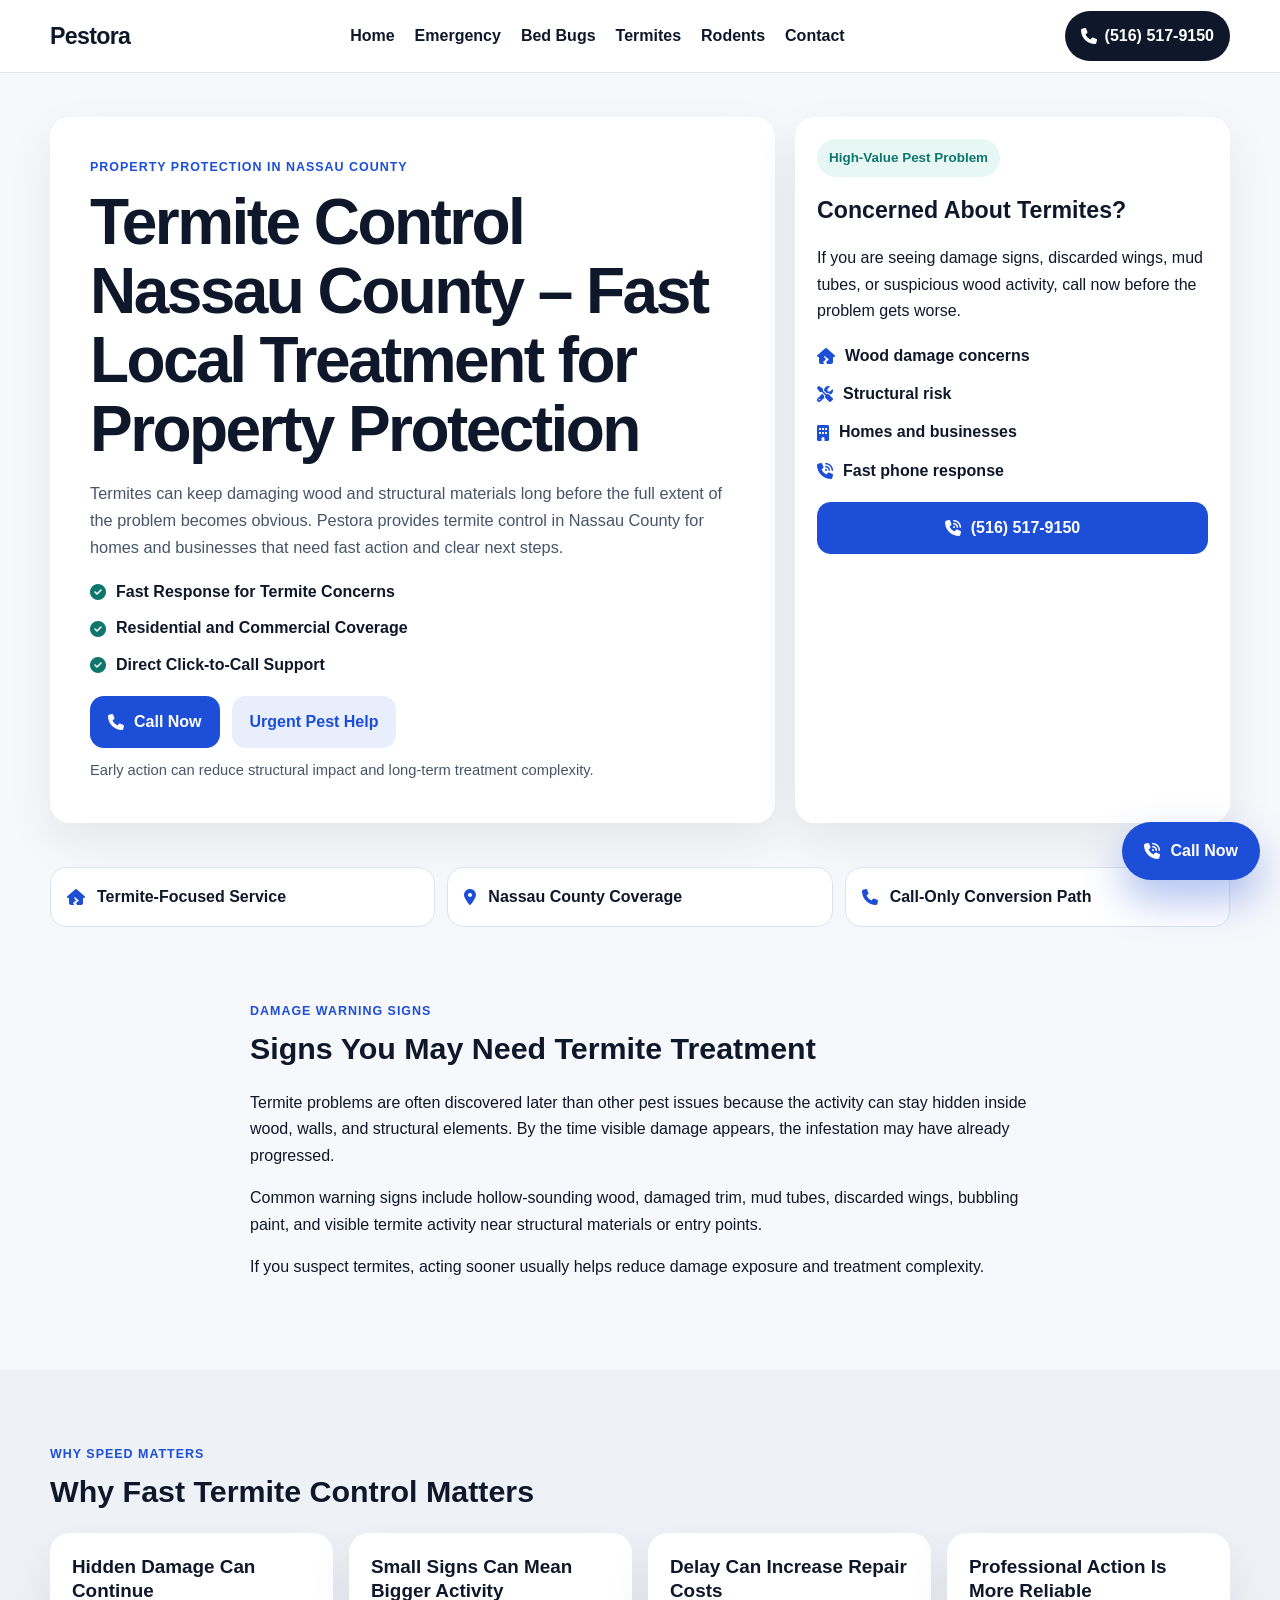
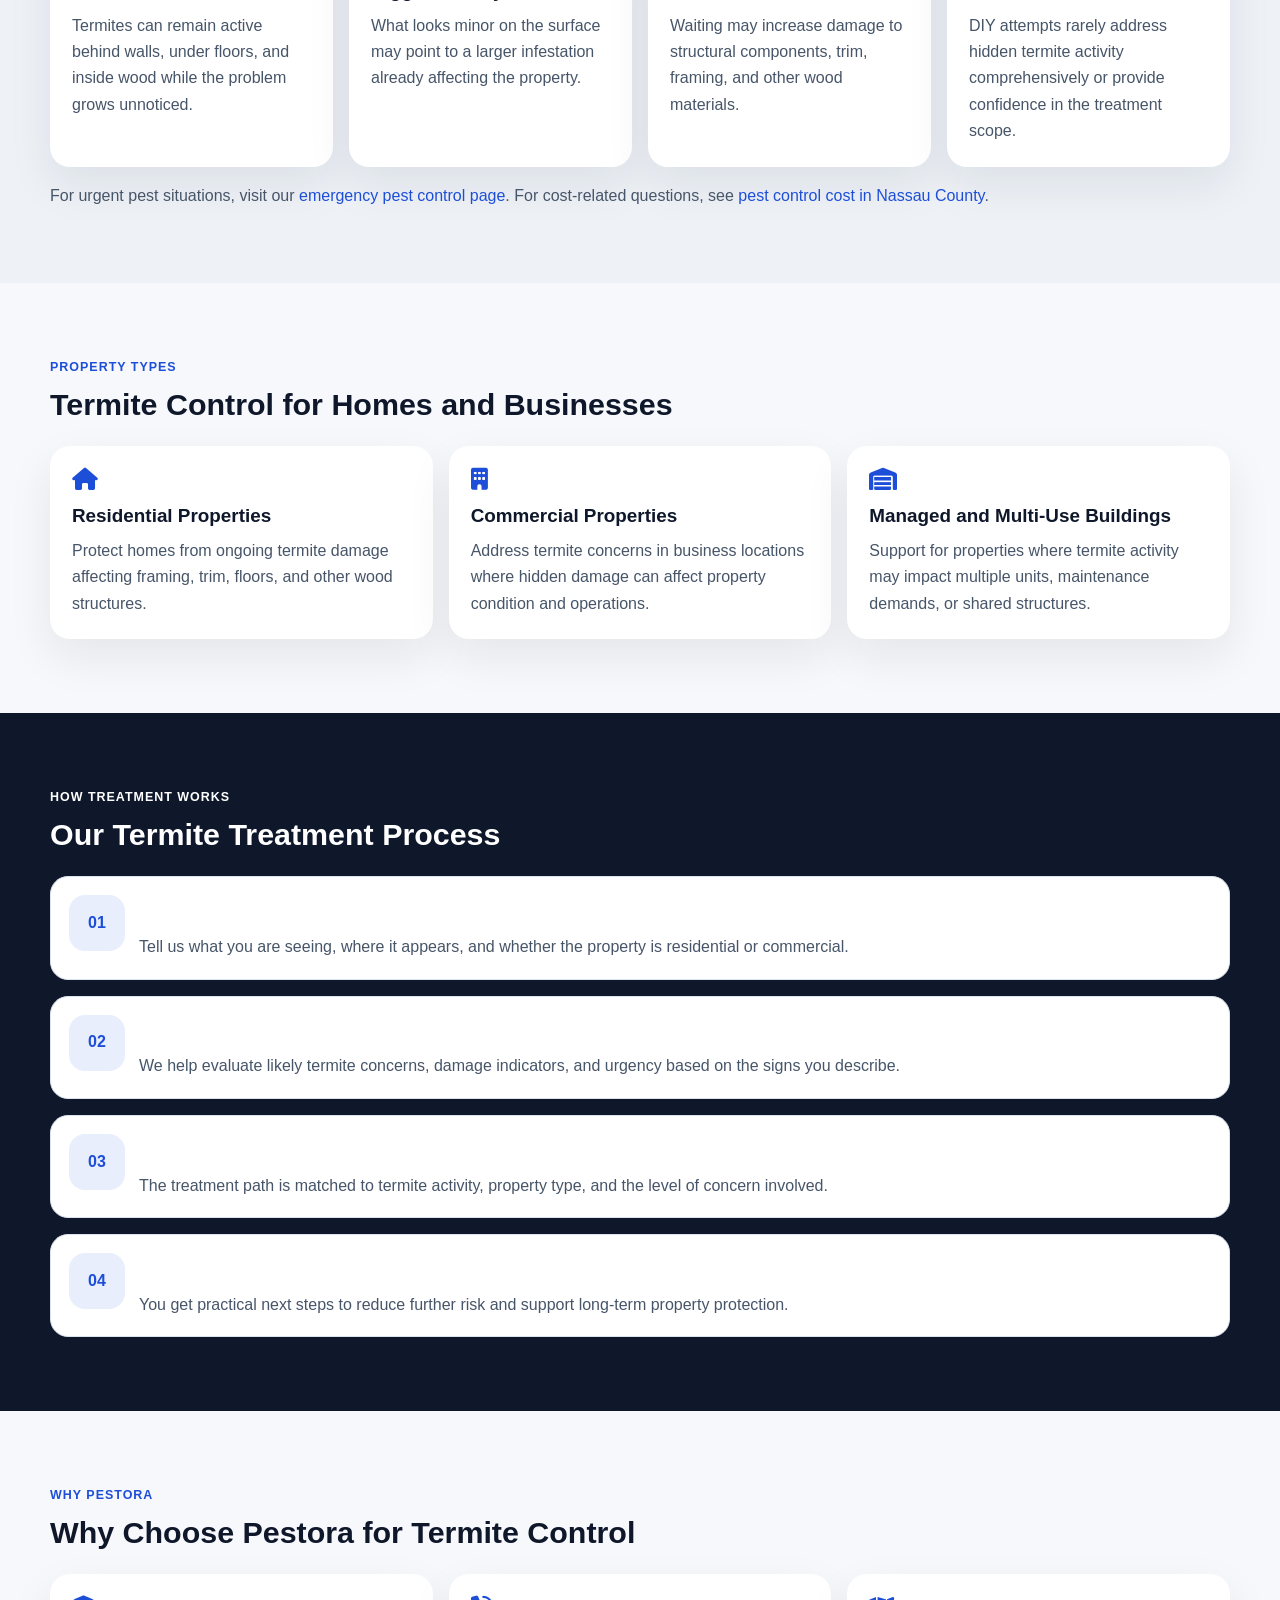
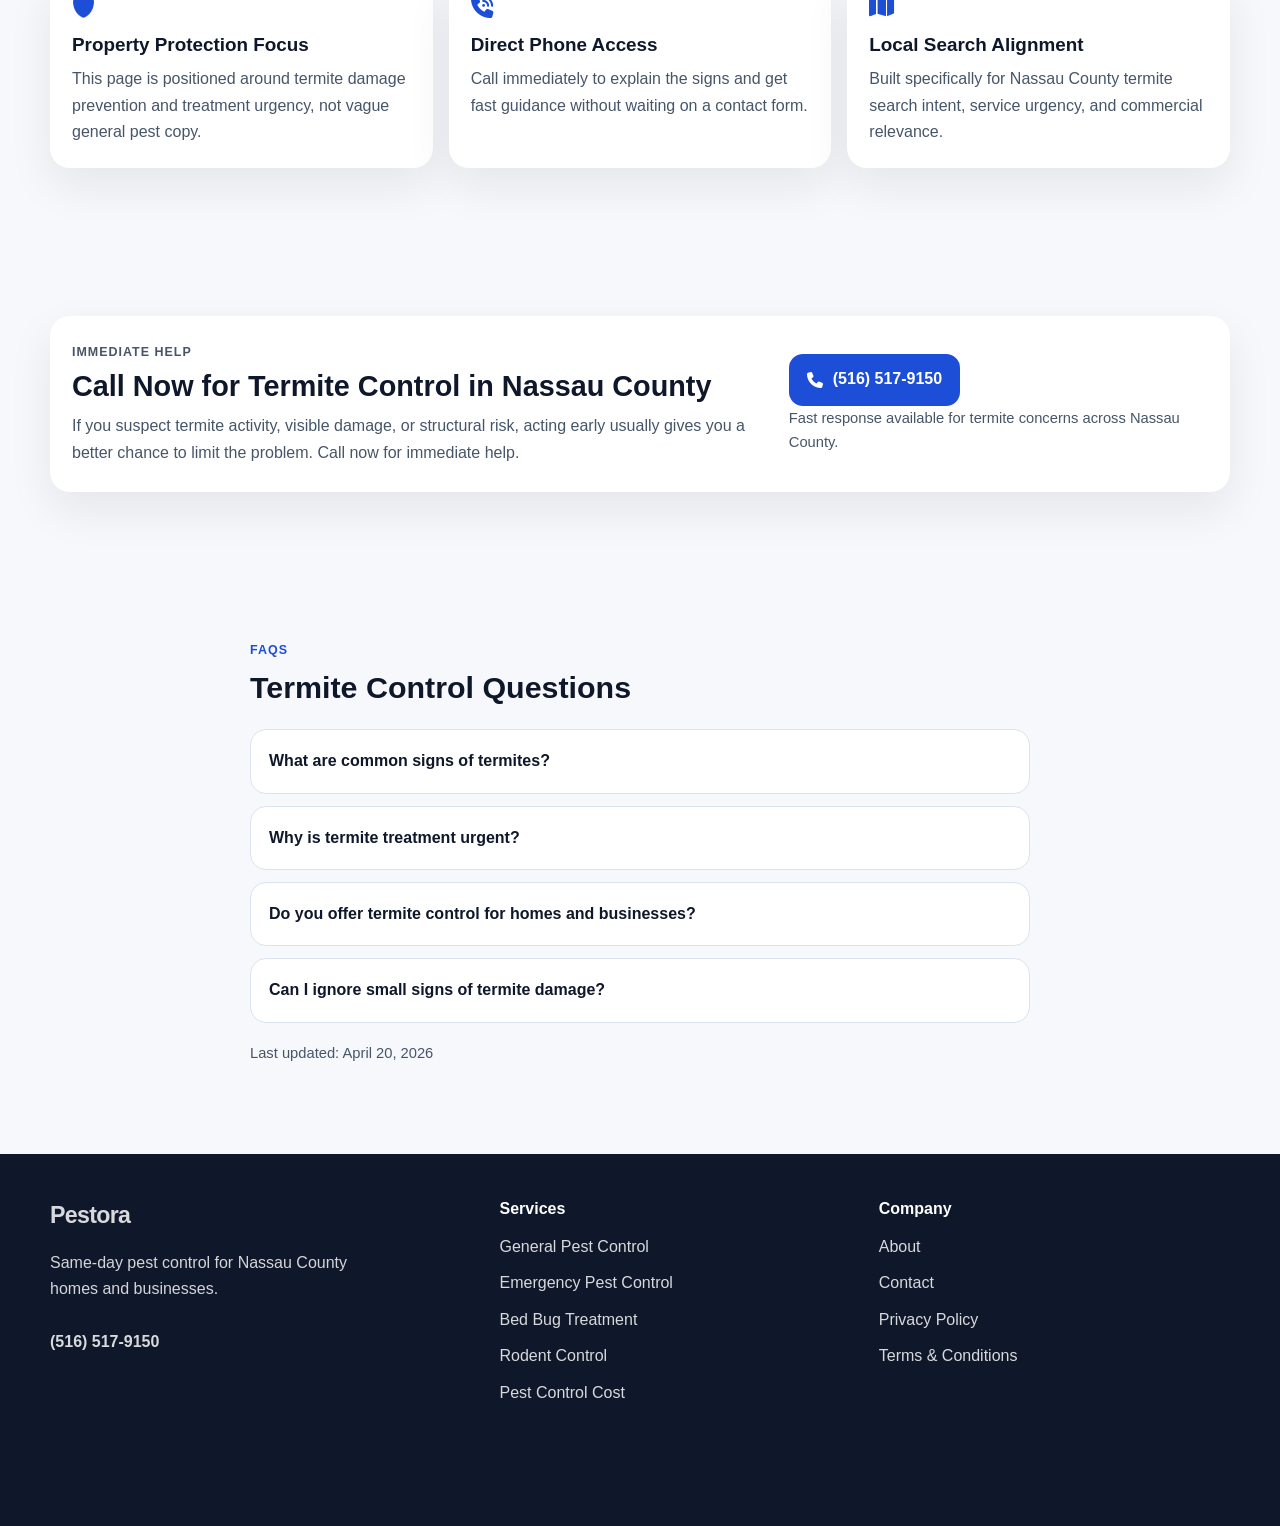
<file: termite-control-nassau-county.html>
<!DOCTYPE html>
<html lang="en">
<head>
  <meta charset="UTF-8" />
  <meta name="viewport" content="width=device-width, initial-scale=1.0" />
  <title>Termite Control Nassau County | Fast Local Termite Treatment</title>
  <meta name="description" content="Professional termite control in Nassau County for homes and businesses. Fast help for termite activity, damage signs, and treatment needs. Call now." />
  <meta name="robots" content="index, follow" />
  <link rel="canonical" href="https://www.pestora.com/termite-control-nassau-county.html" />

  <meta property="og:title" content="Termite Control Nassau County | Fast Local Termite Treatment" />
  <meta property="og:description" content="Professional termite treatment in Nassau County for homes and businesses. Call now for fast help." />
  <meta property="og:type" content="website" />
  <meta property="og:url" content="https://www.pestora.com/termite-control-nassau-county.html" />

  <link rel="preconnect" href="https://fonts.googleapis.com" />
  <link rel="preconnect" href="https://fonts.gstatic.com" crossorigin />
   <link
    rel="stylesheet"
    href="https://cdnjs.cloudflare.com/ajax/libs/font-awesome/6.5.2/css/all.min.css"/>
  <link rel="stylesheet" href="style.css" />

  <script type="application/ld+json">
  {
    "@context": "https://schema.org",
    "@type": "Service",
    "name": "Termite Control Nassau County",
    "serviceType": "Termite Control",
    "provider": {
      "@type": "LocalBusiness",
      "name": "Pestora",
      "telephone": "+1-516-517-9150",
      "url": "https://www.pestora.com/index.html"
    },
    "areaServed": {
      "@type": "AdministrativeArea",
      "name": "Nassau County, New York"
    },
    "url": "https://www.pestora.com/termite-control-nassau-county.html",
    "description": "Professional termite control in Nassau County for residential and commercial properties with fast response for termite activity and damage concerns."
  }
  </script>

  <script type="application/ld+json">
  {
    "@context": "https://schema.org",
    "@type": "FAQPage",
    "mainEntity": [
      {
        "@type": "Question",
        "name": "What are common signs of termites?",
        "acceptedAnswer": {
          "@type": "Answer",
          "text": "Common signs include damaged wood, hollow-sounding areas, mud tubes, discarded wings, and visible termite activity around structural elements."
        }
      },
      {
        "@type": "Question",
        "name": "Why is termite treatment urgent?",
        "acceptedAnswer": {
          "@type": "Answer",
          "text": "Termites can continue damaging wood and structural materials while remaining hidden, which is why early treatment is important."
        }
      },
      {
        "@type": "Question",
        "name": "Do you offer termite control in Nassau County for homes and businesses?",
        "acceptedAnswer": {
          "@type": "Answer",
          "text": "Yes. Termite control is available for both residential and commercial properties across Nassau County."
        }
      },
      {
        "@type": "Question",
        "name": "Can I ignore small signs of termite damage?",
        "acceptedAnswer": {
          "@type": "Answer",
          "text": "Small visible signs can point to a larger hidden termite issue. Waiting often increases the extent of damage and treatment complexity."
        }
      }
    ]
  }
  </script>
</head>
<body>
  <a class="sticky-call" href="tel:+15165179150" aria-label="Call Pestora now">
    <i class="fa-solid fa-phone-volume"></i>
    <span>Call Now</span>
  </a>

  <header class="site-header">
    <div class="container header-inner">
      <a href="index.html" class="logo">Pestora</a>

      <button class="nav-toggle" aria-label="Open navigation" aria-expanded="false">
        <i class="fa-solid fa-bars"></i>
      </button>

      <nav class="site-nav">
        <a href="index.html">Home</a>
        <a href="emergency-pest-control-nassau-county.html">Emergency</a>
        <a href="bed-bug-treatment-nassau-county.html">Bed Bugs</a>
        <a href="termite-control-nassau-county.html">Termites</a>
        <a href="rodent-control-nassau-county.html">Rodents</a>
        <a href="contact.html">Contact</a>
      </nav>

      <a class="header-call" href="tel:+15165179150">
        <i class="fa-solid fa-phone"></i>
        <span>(516) 517-9150</span>
      </a>
    </div>
  </header>

  <main>
    <section class="hero">
      <div class="container hero-grid">
        <div class="hero-copy">
          <p class="eyebrow">Property Protection in Nassau County</p>
          <h1>Termite Control Nassau County – Fast Local Treatment for Property Protection</h1>
          <p class="hero-text">
            Termites can keep damaging wood and structural materials long before the full extent
            of the problem becomes obvious. Pestora provides termite control in Nassau County for
            homes and businesses that need fast action and clear next steps.
          </p>

          <div class="hero-points">
            <div><i class="fa-solid fa-circle-check"></i><span>Fast Response for Termite Concerns</span></div>
            <div><i class="fa-solid fa-circle-check"></i><span>Residential and Commercial Coverage</span></div>
            <div><i class="fa-solid fa-circle-check"></i><span>Direct Click-to-Call Support</span></div>
          </div>

          <div class="hero-actions">
            <a class="btn btn-primary" href="tel:+15165179150">
              <i class="fa-solid fa-phone"></i>
              Call Now
            </a>
            <a class="btn btn-secondary" href="emergency-pest-control-nassau-county.html">
              Urgent Pest Help
            </a>
          </div>

          <p class="micro-copy">
            Early action can reduce structural impact and long-term treatment complexity.
          </p>
        </div>

        <aside class="hero-card">
          <div class="card-badge">High-Value Pest Problem</div>
          <h2>Concerned About Termites?</h2>
          <p>
            If you are seeing damage signs, discarded wings, mud tubes, or suspicious wood activity,
            call now before the problem gets worse.
          </p>

          <ul class="card-list">
            <li><i class="fa-solid fa-house-crack"></i><span>Wood damage concerns</span></li>
            <li><i class="fa-solid fa-screwdriver-wrench"></i><span>Structural risk</span></li>
            <li><i class="fa-solid fa-building"></i><span>Homes and businesses</span></li>
            <li><i class="fa-solid fa-phone-volume"></i><span>Fast phone response</span></li>
          </ul>

          <a class="btn btn-primary btn-block" href="tel:+15165179150">
            <i class="fa-solid fa-phone-volume"></i>
            (516) 517-9150
          </a>
        </aside>
      </div>
    </section>

    <section class="trust-strip">
      <div class="container trust-grid">
        <div class="trust-item">
          <i class="fa-solid fa-house-crack"></i>
          <span>Termite-Focused Service</span>
        </div>
        <div class="trust-item">
          <i class="fa-solid fa-location-dot"></i>
          <span>Nassau County Coverage</span>
        </div>
        <div class="trust-item">
          <i class="fa-solid fa-phone"></i>
          <span>Call-Only Conversion Path</span>
        </div>
      </div>
    </section>

    <section class="section">
      <div class="container narrow">
        <div class="section-heading">
          <p class="section-label">Damage Warning Signs</p>
          <h2>Signs You May Need Termite Treatment</h2>
        </div>

        <p>
          Termite problems are often discovered later than other pest issues because the activity
          can stay hidden inside wood, walls, and structural elements. By the time visible damage
          appears, the infestation may have already progressed.
        </p>

        <p>
          Common warning signs include hollow-sounding wood, damaged trim, mud tubes, discarded wings,
          bubbling paint, and visible termite activity near structural materials or entry points.
        </p>

        <p>
          If you suspect termites, acting sooner usually helps reduce damage exposure and treatment complexity.
        </p>
      </div>
    </section>

    <section class="section section-alt">
      <div class="container">
        <div class="section-heading">
          <p class="section-label">Why Speed Matters</p>
          <h2>Why Fast Termite Control Matters</h2>
        </div>

        <div class="problem-grid">
          <article class="problem-card">
            <h3>Hidden Damage Can Continue</h3>
            <p>Termites can remain active behind walls, under floors, and inside wood while the problem grows unnoticed.</p>
          </article>
          <article class="problem-card">
            <h3>Small Signs Can Mean Bigger Activity</h3>
            <p>What looks minor on the surface may point to a larger infestation already affecting the property.</p>
          </article>
          <article class="problem-card">
            <h3>Delay Can Increase Repair Costs</h3>
            <p>Waiting may increase damage to structural components, trim, framing, and other wood materials.</p>
          </article>
          <article class="problem-card">
            <h3>Professional Action Is More Reliable</h3>
            <p>DIY attempts rarely address hidden termite activity comprehensively or provide confidence in the treatment scope.</p>
          </article>
        </div>

        <p class="support-text" style="margin-top:16px;">
          For urgent pest situations, visit our
          <a href="emergency-pest-control-nassau-county.html">emergency pest control page</a>.
          For cost-related questions, see
          <a href="pest-control-cost-nassau-county.html">pest control cost in Nassau County</a>.
        </p>
      </div>
    </section>

    <section class="section">
      <div class="container">
        <div class="section-heading">
          <p class="section-label">Property Types</p>
          <h2>Termite Control for Homes and Businesses</h2>
        </div>

        <div class="feature-grid">
          <article class="service-card">
            <i class="fa-solid fa-house"></i>
            <h3>Residential Properties</h3>
            <p>Protect homes from ongoing termite damage affecting framing, trim, floors, and other wood structures.</p>
          </article>

          <article class="service-card">
            <i class="fa-solid fa-building"></i>
            <h3>Commercial Properties</h3>
            <p>Address termite concerns in business locations where hidden damage can affect property condition and operations.</p>
          </article>

          <article class="service-card">
            <i class="fa-solid fa-warehouse"></i>
            <h3>Managed and Multi-Use Buildings</h3>
            <p>Support for properties where termite activity may impact multiple units, maintenance demands, or shared structures.</p>
          </article>
        </div>
      </div>
    </section>

    <section class="section section-dark">
      <div class="container">
        <div class="section-heading light">
          <p class="section-label">How Treatment Works</p>
          <h2>Our Termite Treatment Process</h2>
        </div>

        <div class="steps">
          <div class="step">
            <span class="step-number">01</span>
            <div>
              <h3>Call and Describe the Signs</h3>
              <p>Tell us what you are seeing, where it appears, and whether the property is residential or commercial.</p>
            </div>
          </div>

          <div class="step">
            <span class="step-number">02</span>
            <div>
              <h3>Assessment of Activity and Risk</h3>
              <p>We help evaluate likely termite concerns, damage indicators, and urgency based on the signs you describe.</p>
            </div>
          </div>

          <div class="step">
            <span class="step-number">03</span>
            <div>
              <h3>Targeted Treatment Direction</h3>
              <p>The treatment path is matched to termite activity, property type, and the level of concern involved.</p>
            </div>
          </div>

          <div class="step">
            <span class="step-number">04</span>
            <div>
              <h3>Prevention and Next-Step Guidance</h3>
              <p>You get practical next steps to reduce further risk and support long-term property protection.</p>
            </div>
          </div>
        </div>
      </div>
    </section>

    <section class="section">
      <div class="container">
        <div class="section-heading">
          <p class="section-label">Why Pestora</p>
          <h2>Why Choose Pestora for Termite Control</h2>
        </div>

        <div class="service-grid">
          <article class="service-card">
            <i class="fa-solid fa-shield"></i>
            <h3>Property Protection Focus</h3>
            <p>This page is positioned around termite damage prevention and treatment urgency, not vague general pest copy.</p>
          </article>

          <article class="service-card">
            <i class="fa-solid fa-phone-volume"></i>
            <h3>Direct Phone Access</h3>
            <p>Call immediately to explain the signs and get fast guidance without waiting on a contact form.</p>
          </article>

          <article class="service-card">
            <i class="fa-solid fa-map"></i>
            <h3>Local Search Alignment</h3>
            <p>Built specifically for Nassau County termite search intent, service urgency, and commercial relevance.</p>
          </article>
        </div>
      </div>
    </section>

    <section class="section cta-section">
      <div class="container cta-box">
        <div>
          <p class="section-label">Immediate Help</p>
          <h2>Call Now for Termite Control in Nassau County</h2>
          <p>
            If you suspect termite activity, visible damage, or structural risk, acting early usually
            gives you a better chance to limit the problem. Call now for immediate help.
          </p>
        </div>
        <div class="cta-actions">
          <a class="btn btn-primary" href="tel:+15165179150">
            <i class="fa-solid fa-phone"></i>
            (516) 517-9150
          </a>
          <p class="micro-copy">Fast response available for termite concerns across Nassau County.</p>
        </div>
      </div>
    </section>

    <section class="section faq-section">
      <div class="container narrow">
        <div class="section-heading">
          <p class="section-label">FAQs</p>
          <h2>Termite Control Questions</h2>
        </div>

        <div class="faq-list">
          <details>
            <summary>What are common signs of termites?</summary>
            <p>Common signs include damaged wood, hollow-sounding areas, mud tubes, discarded wings, bubbling paint, and visible termite activity.</p>
          </details>

          <details>
            <summary>Why is termite treatment urgent?</summary>
            <p>Termites can keep damaging structural materials while staying hidden, which is why early treatment matters.</p>
          </details>

          <details>
            <summary>Do you offer termite control for homes and businesses?</summary>
            <p>Yes. We provide termite control service positioning for both residential and commercial properties across Nassau County.</p>
          </details>

          <details>
            <summary>Can I ignore small signs of termite damage?</summary>
            <p>No. Small visible signs may point to a larger hidden termite issue already affecting the property.</p>
          </details>
        </div>

        <p class="last-updated">Last updated: April 20, 2026</p>
      </div>
    </section>
  </main>

  <footer class="site-footer">
    <div class="container footer-grid">
      <div>
        <a href="index.html" class="logo footer-logo">Pestora</a>
        <p class="footer-text">
          Same-day pest control for Nassau County homes and businesses.
        </p>
        <a class="footer-call" href="tel:+15165179150">(516) 517-9150</a>
      </div>

      <div>
        <h3>Services</h3>
        <ul>
          <li><a href="index.html">General Pest Control</a></li>
          <li><a href="emergency-pest-control-nassau-county.html">Emergency Pest Control</a></li>
          <li><a href="bed-bug-treatment-nassau-county.html">Bed Bug Treatment</a></li>
          <li><a href="rodent-control-nassau-county.html">Rodent Control</a></li>
          <li><a href="pest-control-cost-nassau-county.html">Pest Control Cost</a></li>
        </ul>
      </div>

      <div>
        <h3>Company</h3>
        <ul>
          <li><a href="about.html">About</a></li>
          <li><a href="contact.html">Contact</a></li>
          <li><a href="privacy-policy.html">Privacy Policy</a></li>
          <li><a href="terms-and-conditions.html">Terms &amp; Conditions</a></li>
        </ul>
      </div>
    </div>
  </footer>

  <script src="script.js"></script>
</body>
</html>
</file>
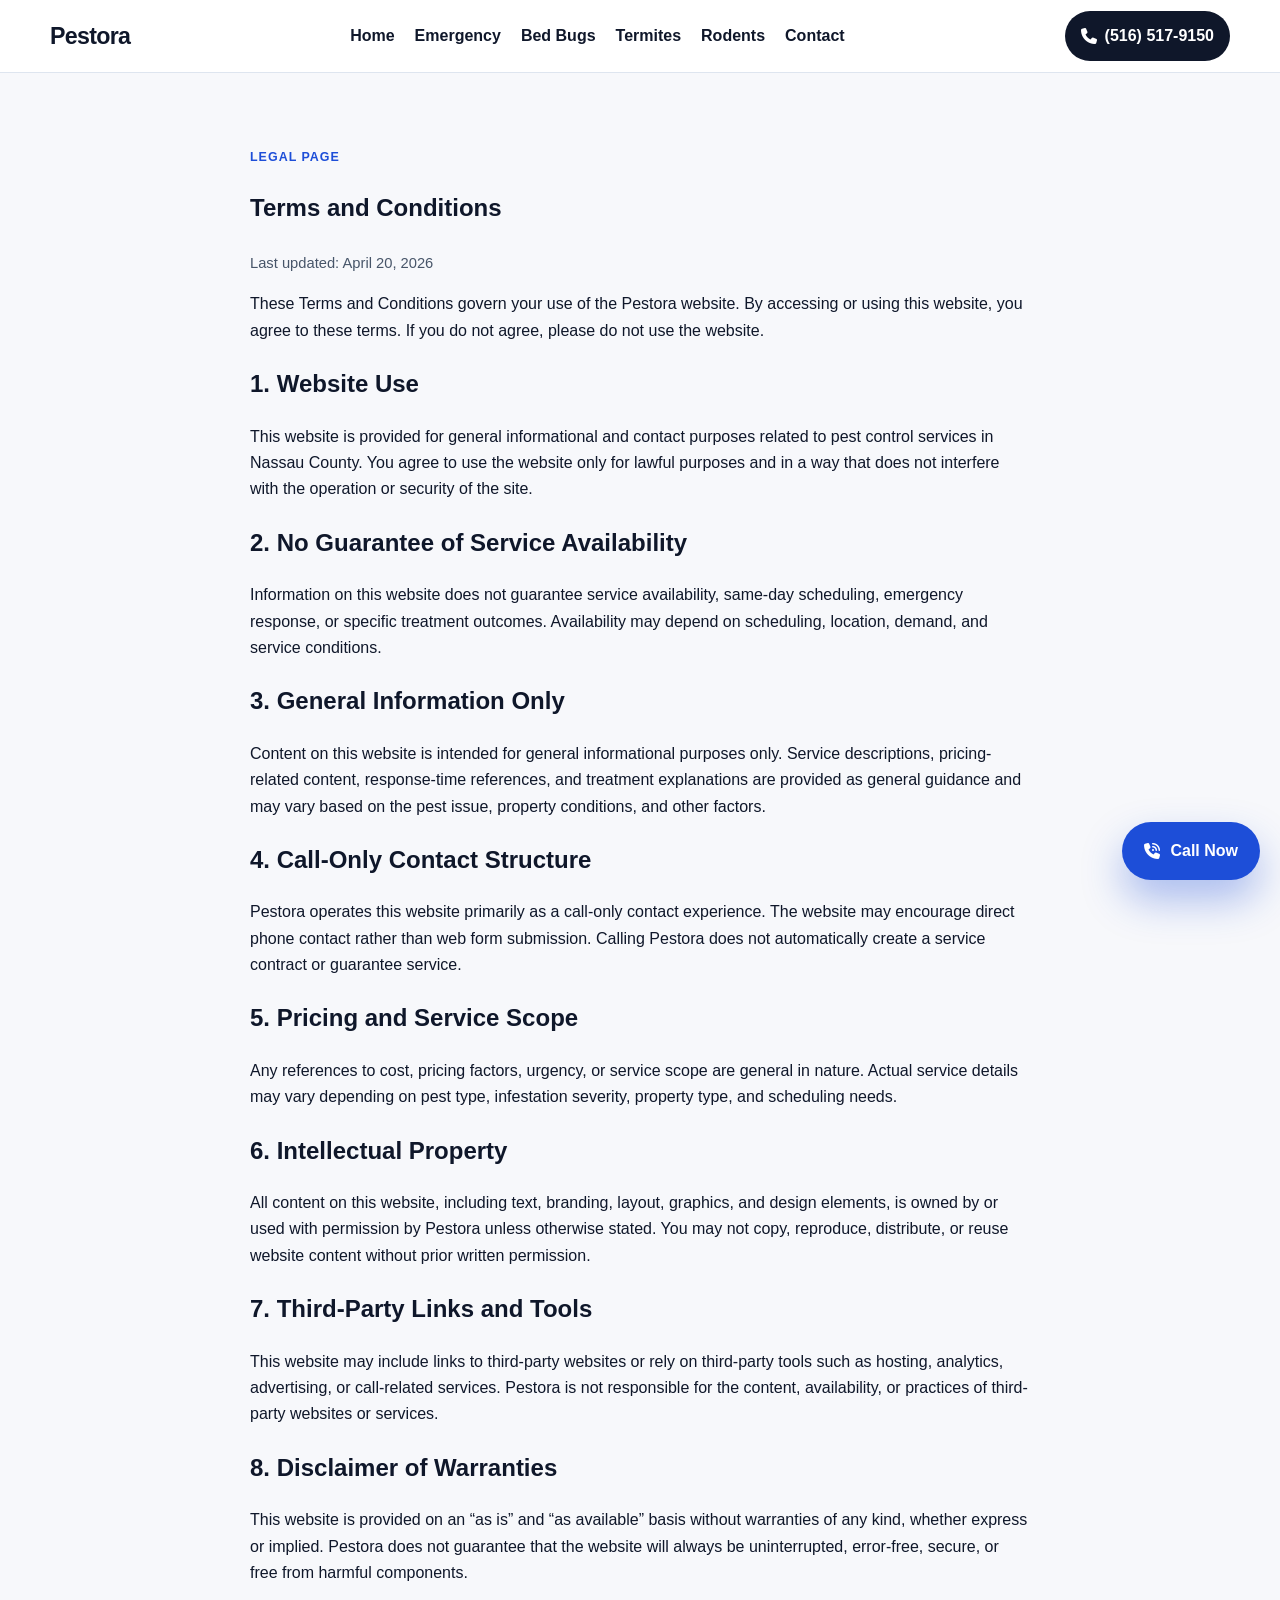
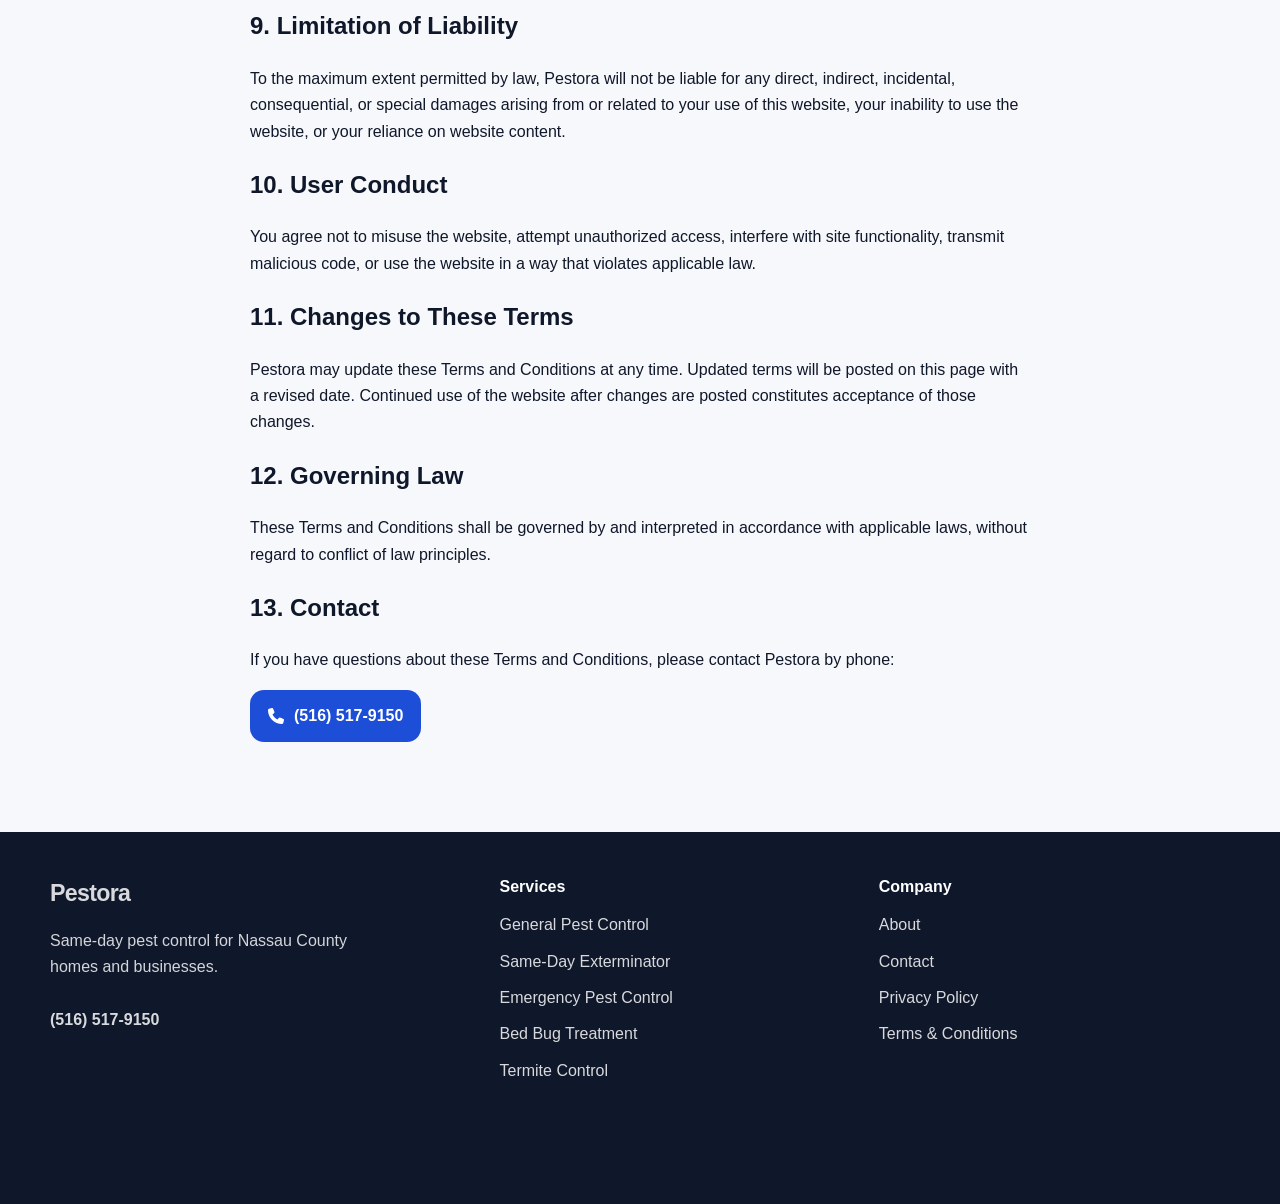
<file: terms-and-conditions.html>
<!DOCTYPE html>
<html lang="en">
<head>
  <meta charset="UTF-8" />
  <meta name="viewport" content="width=device-width, initial-scale=1.0" />
  <title>Terms and Conditions | Pestora</title>
  <meta name="description" content="Read the Pestora terms and conditions for general website use, service information, and limitation details." />
  <meta name="robots" content="index, follow" />
  <link rel="canonical" href="https://www.pestora.com/terms-and-conditions.html" />

  <meta property="og:title" content="Terms and Conditions | Pestora" />
  <meta property="og:description" content="General website terms and conditions for Pestora." />
  <meta property="og:type" content="website" />
  <meta property="og:url" content="https://www.pestora.com/terms-and-conditions.html" />

  <link rel="preconnect" href="https://fonts.googleapis.com" />
  <link rel="preconnect" href="https://fonts.gstatic.com" crossorigin />
   <link
    rel="stylesheet"
    href="https://cdnjs.cloudflare.com/ajax/libs/font-awesome/6.5.2/css/all.min.css"/>
  <link rel="stylesheet" href="style.css" />
</head>
<body>
  <a class="sticky-call" href="tel:+15165179150" aria-label="Call Pestora now">
    <i class="fa-solid fa-phone-volume"></i>
    <span>Call Now</span>
  </a>

  <header class="site-header">
    <div class="container header-inner">
      <a href="index.html" class="logo">Pestora</a>

      <button class="nav-toggle" aria-label="Open navigation" aria-expanded="false">
        <i class="fa-solid fa-bars"></i>
      </button>

      <nav class="site-nav">
        <a href="index.html">Home</a>
        <a href="emergency-pest-control-nassau-county.html">Emergency</a>
        <a href="bed-bug-treatment-nassau-county.html">Bed Bugs</a>
        <a href="termite-control-nassau-county.html">Termites</a>
        <a href="rodent-control-nassau-county.html">Rodents</a>
        <a href="contact.html">Contact</a>
      </nav>

      <a class="header-call" href="tel:+15165179150">
        <i class="fa-solid fa-phone"></i>
        <span>(516) 517-9150</span>
      </a>
    </div>
  </header>

  <main>
    <section class="section">
      <div class="container narrow">
        <div class="section-heading">
          <p class="section-label">Legal Page</p>
          <h1>Terms and Conditions</h1>
        </div>

        <p class="last-updated">Last updated: April 20, 2026</p>

        <p>
          These Terms and Conditions govern your use of the Pestora website. By accessing or using this website,
          you agree to these terms. If you do not agree, please do not use the website.
        </p>

        <h2>1. Website Use</h2>
        <p>
          This website is provided for general informational and contact purposes related to pest control services
          in Nassau County. You agree to use the website only for lawful purposes and in a way that does not
          interfere with the operation or security of the site.
        </p>

        <h2>2. No Guarantee of Service Availability</h2>
        <p>
          Information on this website does not guarantee service availability, same-day scheduling, emergency response,
          or specific treatment outcomes. Availability may depend on scheduling, location, demand, and service conditions.
        </p>

        <h2>3. General Information Only</h2>
        <p>
          Content on this website is intended for general informational purposes only. Service descriptions, pricing-related
          content, response-time references, and treatment explanations are provided as general guidance and may vary based
          on the pest issue, property conditions, and other factors.
        </p>

        <h2>4. Call-Only Contact Structure</h2>
        <p>
          Pestora operates this website primarily as a call-only contact experience. The website may encourage direct phone
          contact rather than web form submission. Calling Pestora does not automatically create a service contract or guarantee service.
        </p>

        <h2>5. Pricing and Service Scope</h2>
        <p>
          Any references to cost, pricing factors, urgency, or service scope are general in nature. Actual service details
          may vary depending on pest type, infestation severity, property type, and scheduling needs.
        </p>

        <h2>6. Intellectual Property</h2>
        <p>
          All content on this website, including text, branding, layout, graphics, and design elements, is owned by or used
          with permission by Pestora unless otherwise stated. You may not copy, reproduce, distribute, or reuse website content
          without prior written permission.
        </p>

        <h2>7. Third-Party Links and Tools</h2>
        <p>
          This website may include links to third-party websites or rely on third-party tools such as hosting, analytics,
          advertising, or call-related services. Pestora is not responsible for the content, availability, or practices of
          third-party websites or services.
        </p>

        <h2>8. Disclaimer of Warranties</h2>
        <p>
          This website is provided on an “as is” and “as available” basis without warranties of any kind, whether express
          or implied. Pestora does not guarantee that the website will always be uninterrupted, error-free, secure, or free
          from harmful components.
        </p>

        <h2>9. Limitation of Liability</h2>
        <p>
          To the maximum extent permitted by law, Pestora will not be liable for any direct, indirect, incidental, consequential,
          or special damages arising from or related to your use of this website, your inability to use the website, or your
          reliance on website content.
        </p>

        <h2>10. User Conduct</h2>
        <p>
          You agree not to misuse the website, attempt unauthorized access, interfere with site functionality, transmit malicious
          code, or use the website in a way that violates applicable law.
        </p>

        <h2>11. Changes to These Terms</h2>
        <p>
          Pestora may update these Terms and Conditions at any time. Updated terms will be posted on this page with a revised date.
          Continued use of the website after changes are posted constitutes acceptance of those changes.
        </p>

        <h2>12. Governing Law</h2>
        <p>
          These Terms and Conditions shall be governed by and interpreted in accordance with applicable laws, without regard to
          conflict of law principles.
        </p>

        <h2>13. Contact</h2>
        <p>
          If you have questions about these Terms and Conditions, please contact Pestora by phone:
        </p>

        <p>
          <a class="btn btn-primary" href="tel:+15165179150">
            <i class="fa-solid fa-phone"></i>
            (516) 517-9150
          </a>
        </p>
      </div>
    </section>
  </main>

  <footer class="site-footer">
    <div class="container footer-grid">
      <div>
        <a href="index.html" class="logo footer-logo">Pestora</a>
        <p class="footer-text">
          Same-day pest control for Nassau County homes and businesses.
        </p>
        <a class="footer-call" href="tel:+15165179150">(516) 517-9150</a>
      </div>

      <div>
        <h3>Services</h3>
        <ul>
          <li><a href="index.html">General Pest Control</a></li>
          <li><a href="same-day-exterminator-nassau-county.html">Same-Day Exterminator</a></li>
          <li><a href="emergency-pest-control-nassau-county.html">Emergency Pest Control</a></li>
          <li><a href="bed-bug-treatment-nassau-county.html">Bed Bug Treatment</a></li>
          <li><a href="termite-control-nassau-county.html">Termite Control</a></li>
        </ul>
      </div>

      <div>
        <h3>Company</h3>
        <ul>
          <li><a href="about.html">About</a></li>
          <li><a href="contact.html">Contact</a></li>
          <li><a href="privacy-policy.html">Privacy Policy</a></li>
          <li><a href="terms-and-conditions.html">Terms &amp; Conditions</a></li>
        </ul>
      </div>
    </div>
  </footer>

  <script src="script.js"></script>
</body>
</html>
</file>
<file: style.css>
:root {
  --bg: #f7f8fb;
  --surface: #ffffff;
  --surface-2: #eef2f7;
  --text: #0f172a;
  --muted: #475569;
  --line: #dbe3ee;
  --primary: #0f172a;
  --accent: #1d4ed8;
  --accent-strong: #173ea6;
  --success: #0f766e;
  --shadow: 0 18px 45px rgba(15, 23, 42, 0.08);
  --radius: 20px;
  --radius-sm: 14px;
  --container: 1180px;
}

* {
  box-sizing: border-box;
}

html {
  scroll-behavior: smooth;
}

body {
  margin: 0;
  font-family: Arial, Helvetica, sans-serif;
  background: var(--bg);
  color: var(--text);
  line-height: 1.65;
  -webkit-font-smoothing: antialiased;
  text-rendering: optimizeLegibility;
}

img {
  max-width: 100%;
  display: block;
}

a {
  color: var(--accent);
  text-decoration: none;
}

a:hover {
  text-decoration: underline;
}

.container {
  width: min(100% - 24px, var(--container));
  margin: 0 auto;
}

.narrow {
  width: min(100%, 780px);
  margin: 0 auto;
}

.section {
  padding: 56px 0;
}

.section-alt {
  background: var(--surface-2);
}

.section-dark {
  background: var(--primary);
  color: #fff;
}

.section-heading {
  margin-bottom: 24px;
}

.section-heading h2 {
  margin: 8px 0 0;
  font-size: 1.9rem;
  line-height: 1.2;
}

.section-heading.light h2,
.section-heading.light .section-label {
  color: #fff;
}

.section-label,
.eyebrow {
  margin: 0;
  text-transform: uppercase;
  letter-spacing: 0.08em;
  font-size: 0.78rem;
  font-weight: 700;
  color: var(--accent);
}

.site-header {
  position: sticky;
  top: 0;
  z-index: 1000;
  background: rgba(255, 255, 255, 0.94);
  backdrop-filter: blur(12px);
  border-bottom: 1px solid rgba(219, 227, 238, 0.9);
}

.header-inner {
  min-height: 72px;
  display: flex;
  align-items: center;
  justify-content: space-between;
  gap: 14px;
}

.logo {
  color: var(--primary);
  font-weight: 800;
  font-size: 1.45rem;
  letter-spacing: -0.03em;
  text-decoration: none;
}

.logo:hover {
  text-decoration: none;
}

.site-nav {
  display: none;
  position: absolute;
  top: 72px;
  left: 12px;
  right: 12px;
  background: var(--surface);
  border: 1px solid var(--line);
  border-radius: 18px;
  box-shadow: var(--shadow);
  padding: 14px;
  flex-direction: column;
  gap: 12px;
}

.site-nav.open {
  display: flex;
}

.site-nav a {
  color: var(--text);
  font-weight: 600;
}

.nav-toggle {
  border: 1px solid var(--line);
  background: var(--surface);
  color: var(--text);
  width: 48px;
  height: 48px;
  border-radius: 14px;
  font-size: 1rem;
  cursor: pointer;
}

.header-call {
  display: none;
  align-items: center;
  gap: 8px;
  background: var(--primary);
  color: #fff;
  padding: 12px 16px;
  border-radius: 999px;
  font-weight: 700;
  text-decoration: none;
}

.header-call:hover {
  text-decoration: none;
}

.hero {
  padding: 34px 0 28px;
}

.hero-grid {
  display: grid;
  gap: 20px;
}

.hero-copy,
.hero-card,
.service-card,
.problem-card,
.feature-card,
.cta-box {
  background: var(--surface);
  border-radius: var(--radius);
  box-shadow: var(--shadow);
}

.hero-copy {
  padding: 28px 22px;
}

.hero-copy h1 {
  margin: 10px 0 14px;
  font-size: 2.15rem;
  line-height: 1.08;
  letter-spacing: -0.04em;
}

.hero-text {
  font-size: 1.02rem;
  color: var(--muted);
  margin-bottom: 18px;
}

.hero-points {
  display: grid;
  gap: 10px;
  margin-bottom: 18px;
}

.hero-points div {
  display: flex;
  align-items: center;
  gap: 10px;
  font-weight: 600;
}

.hero-points i {
  color: var(--success);
}

.hero-actions {
  display: grid;
  gap: 12px;
  margin-bottom: 10px;
}

.btn {
  display: inline-flex;
  justify-content: center;
  align-items: center;
  gap: 10px;
  min-height: 52px;
  padding: 0 18px;
  border-radius: 14px;
  font-weight: 700;
  text-decoration: none;
  text-align: center;
}

.btn:hover {
  text-decoration: none;
}

.btn-primary {
  background: var(--accent);
  color: #fff;
}

.btn-primary:hover {
  background: var(--accent-strong);
}

.btn-secondary {
  background: #e8eefc;
  color: var(--accent);
}

.btn-block {
  width: 100%;
}

.micro-copy {
  margin: 0;
  font-size: 0.92rem;
  color: var(--muted);
}

.hero-card {
  padding: 22px;
}

.card-badge {
  display: inline-block;
  padding: 8px 12px;
  border-radius: 999px;
  background: #e7f7f4;
  color: var(--success);
  font-weight: 700;
  font-size: 0.84rem;
  margin-bottom: 14px;
}

.hero-card h2 {
  margin: 0 0 10px;
  font-size: 1.45rem;
}

.card-list {
  list-style: none;
  padding: 0;
  margin: 18px 0;
  display: grid;
  gap: 12px;
}

.card-list li {
  display: flex;
  align-items: center;
  gap: 10px;
  color: var(--text);
  font-weight: 600;
}

.card-list i {
  color: var(--accent);
}

.trust-strip {
  padding: 10px 0 0;
}

.trust-grid {
  display: grid;
  gap: 12px;
}

.trust-item {
  background: var(--surface);
  border: 1px solid var(--line);
  border-radius: 16px;
  padding: 16px;
  display: flex;
  gap: 12px;
  align-items: center;
  font-weight: 700;
}

.trust-item i {
  color: var(--accent);
}

.service-grid,
.problem-grid,
.feature-grid {
  display: grid;
  gap: 16px;
}

.service-card,
.problem-card,
.feature-card {
  padding: 22px;
  color: inherit;
  text-decoration: none;
}

.service-card:hover {
  text-decoration: none;
  transform: translateY(-2px);
}

.service-card i,
.feature-card i {
  font-size: 1.4rem;
  color: var(--accent);
  margin-bottom: 14px;
}

.service-card h3,
.problem-card h3,
.feature-card h3 {
  margin: 0 0 10px;
  font-size: 1.18rem;
  line-height: 1.25;
}

.service-card p,
.problem-card p,
.feature-card p,
.support-text {
  margin: 0;
  color: var(--muted);
}

.section-dark .feature-card {
  background: rgba(255, 255, 255, 0.06);
  color: #fff;
}

.section-dark .feature-card p {
  color: rgba(255, 255, 255, 0.82);
}

.steps {
  display: grid;
  gap: 16px;
}

.step {
  background: var(--surface);
  border: 1px solid var(--line);
  border-radius: 18px;
  padding: 18px;
  display: grid;
  grid-template-columns: 56px 1fr;
  gap: 14px;
  align-items: start;
}

.step-number {
  width: 56px;
  height: 56px;
  border-radius: 16px;
  background: #e8eefc;
  color: var(--accent);
  display: grid;
  place-items: center;
  font-weight: 800;
}

.step h3 {
  margin: 0 0 8px;
}

.step p {
  margin: 0;
  color: var(--muted);
}

.cta-section {
  padding-top: 10px;
}

.cta-box {
  padding: 26px 22px;
  display: grid;
  gap: 18px;
}

.cta-box h2 {
  margin: 8px 0 10px;
  font-size: 1.8rem;
  line-height: 1.15;
}

.cta-box p {
  margin: 0;
  color: var(--muted);
}

.faq-list {
  display: grid;
  gap: 12px;
}

.faq-list details {
  background: var(--surface);
  border: 1px solid var(--line);
  border-radius: 16px;
  padding: 18px;
}

.faq-list summary {
  cursor: pointer;
  font-weight: 700;
  list-style: none;
}

.faq-list summary::-webkit-details-marker {
  display: none;
}

.faq-list p {
  margin: 12px 0 0;
  color: var(--muted);
}

.last-updated {
  margin-top: 18px;
  font-size: 0.92rem;
  color: var(--muted);
}

.site-footer {
  background: var(--primary);
  color: #fff;
  padding: 42px 0 120px;
}

.footer-grid {
  display: grid;
  gap: 28px;
}

.footer-logo {
  color: #fff;
}

.footer-text {
  color: rgba(255, 255, 255, 0.82);
  max-width: 320px;
}

.site-footer h3 {
  margin: 0 0 12px;
  font-size: 1rem;
}

.site-footer ul {
  list-style: none;
  padding: 0;
  margin: 0;
  display: grid;
  gap: 10px;
}

.site-footer a {
  color: rgba(255, 255, 255, 0.84);
}

.footer-call {
  display: inline-block;
  margin-top: 10px;
  font-weight: 800;
  color: #fff;
}

.sticky-call {
  position: fixed;
  left: 12px;
  right: 12px;
  bottom: 12px;
  z-index: 1200;
  min-height: 58px;
  border-radius: 999px;
  background: var(--accent);
  color: #fff;
  display: inline-flex;
  align-items: center;
  justify-content: center;
  gap: 10px;
  font-weight: 800;
  box-shadow: 0 20px 40px rgba(29, 78, 216, 0.35);
  text-decoration: none;
}

.sticky-call:hover {
  text-decoration: none;
}

@media (min-width: 768px) {
  .section {
    padding: 74px 0;
  }

  .hero {
    padding: 44px 0 34px;
  }

  .hero-copy {
    padding: 40px;
  }

  .hero-copy h1 {
    font-size: 3.4rem;
  }

  .hero-actions {
    display: flex;
    flex-wrap: wrap;
  }

  .hero-grid {
    grid-template-columns: 1.5fr 0.9fr;
    align-items: stretch;
  }

  .trust-grid,
  .service-grid,
  .problem-grid,
  .feature-grid,
  .footer-grid {
    grid-template-columns: repeat(2, minmax(0, 1fr));
  }

  .cta-box {
    grid-template-columns: 1.5fr 0.9fr;
    align-items: center;
  }

  .sticky-call {
    left: auto;
    right: 20px;
    bottom: 20px;
    padding: 0 22px;
  }
}

@media (min-width: 1024px) {
  .nav-toggle {
    display: none;
  }

  .site-nav {
    display: flex !important;
    position: static;
    background: transparent;
    border: 0;
    box-shadow: none;
    padding: 0;
    flex-direction: row;
    align-items: center;
    gap: 20px;
  }

  .header-call {
    display: inline-flex;
  }

  .hero-copy h1 {
    font-size: 4rem;
  }

  .trust-grid,
  .feature-grid {
    grid-template-columns: repeat(3, minmax(0, 1fr));
  }

  .service-grid {
    grid-template-columns: repeat(3, minmax(0, 1fr));
  }

  .problem-grid {
    grid-template-columns: repeat(4, minmax(0, 1fr));
  }

  .footer-grid {
    grid-template-columns: 1.2fr 1fr 1fr;
  }
}
</file>
